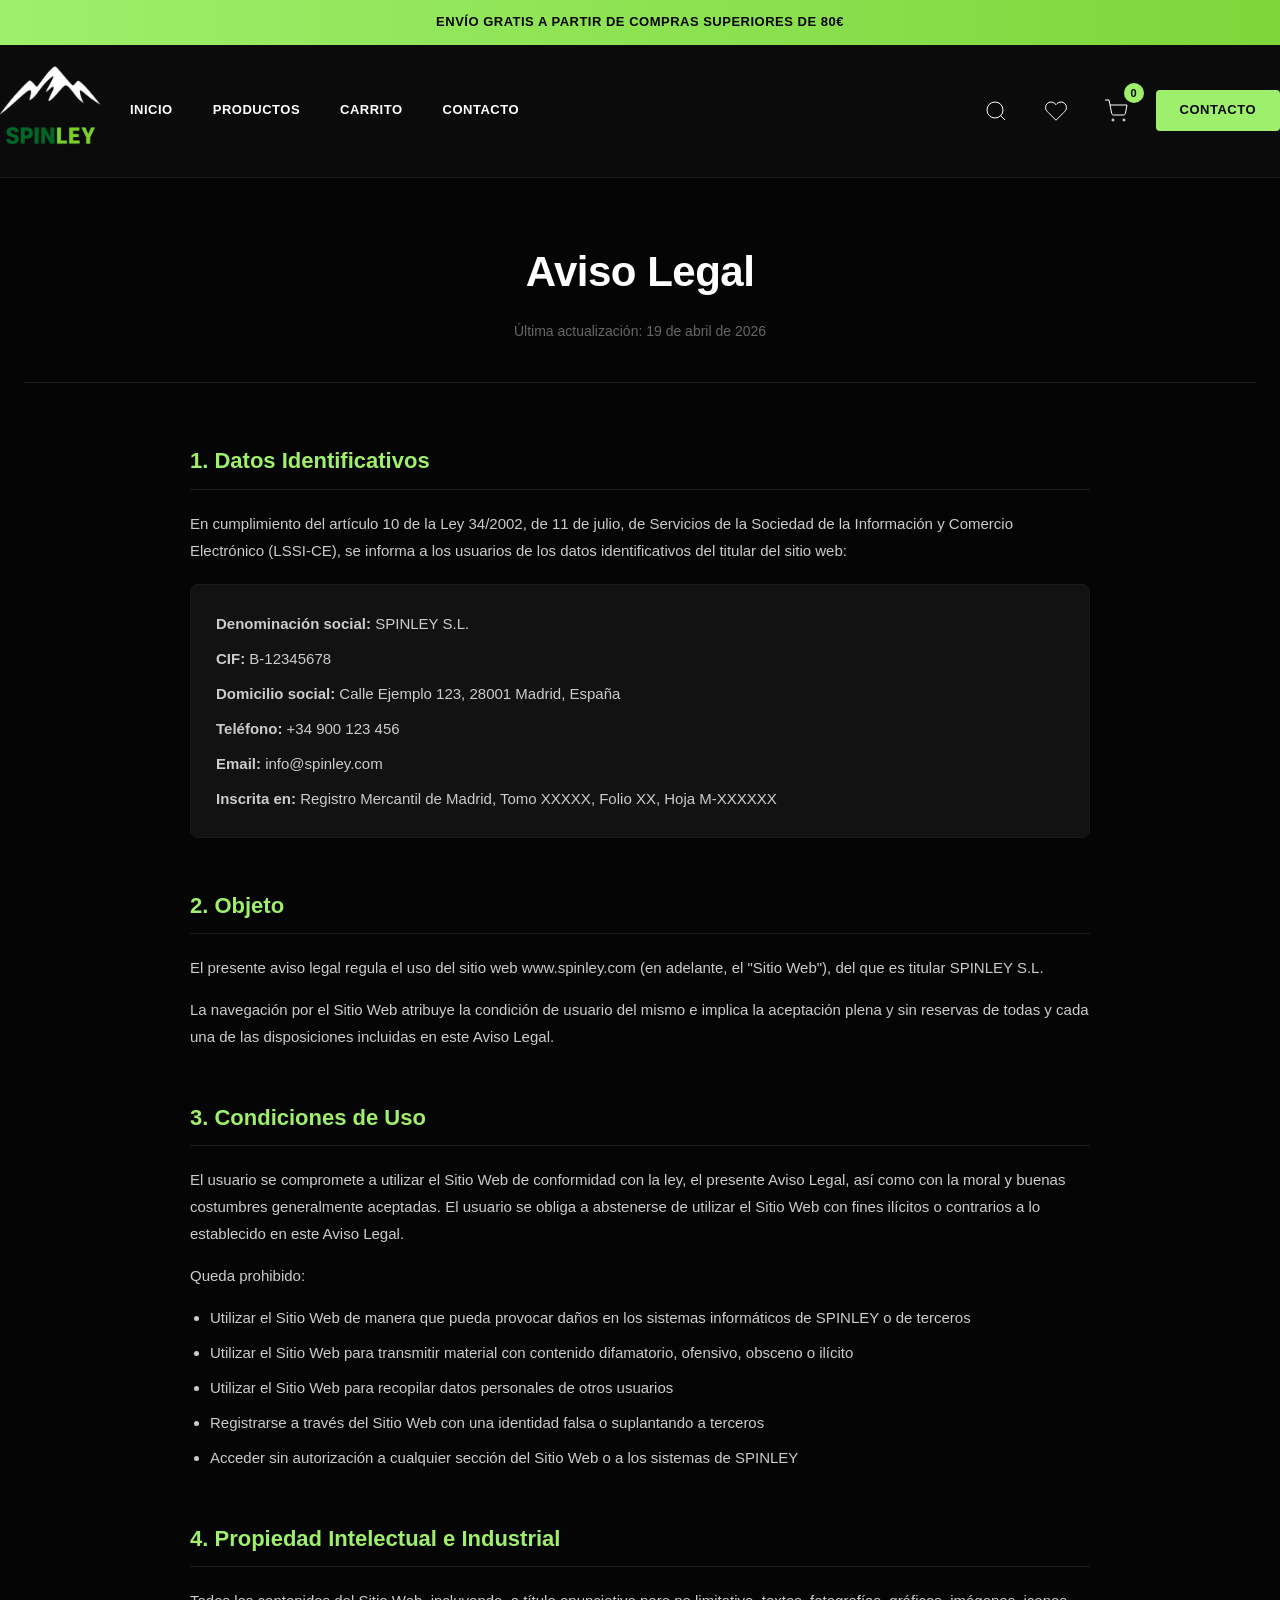
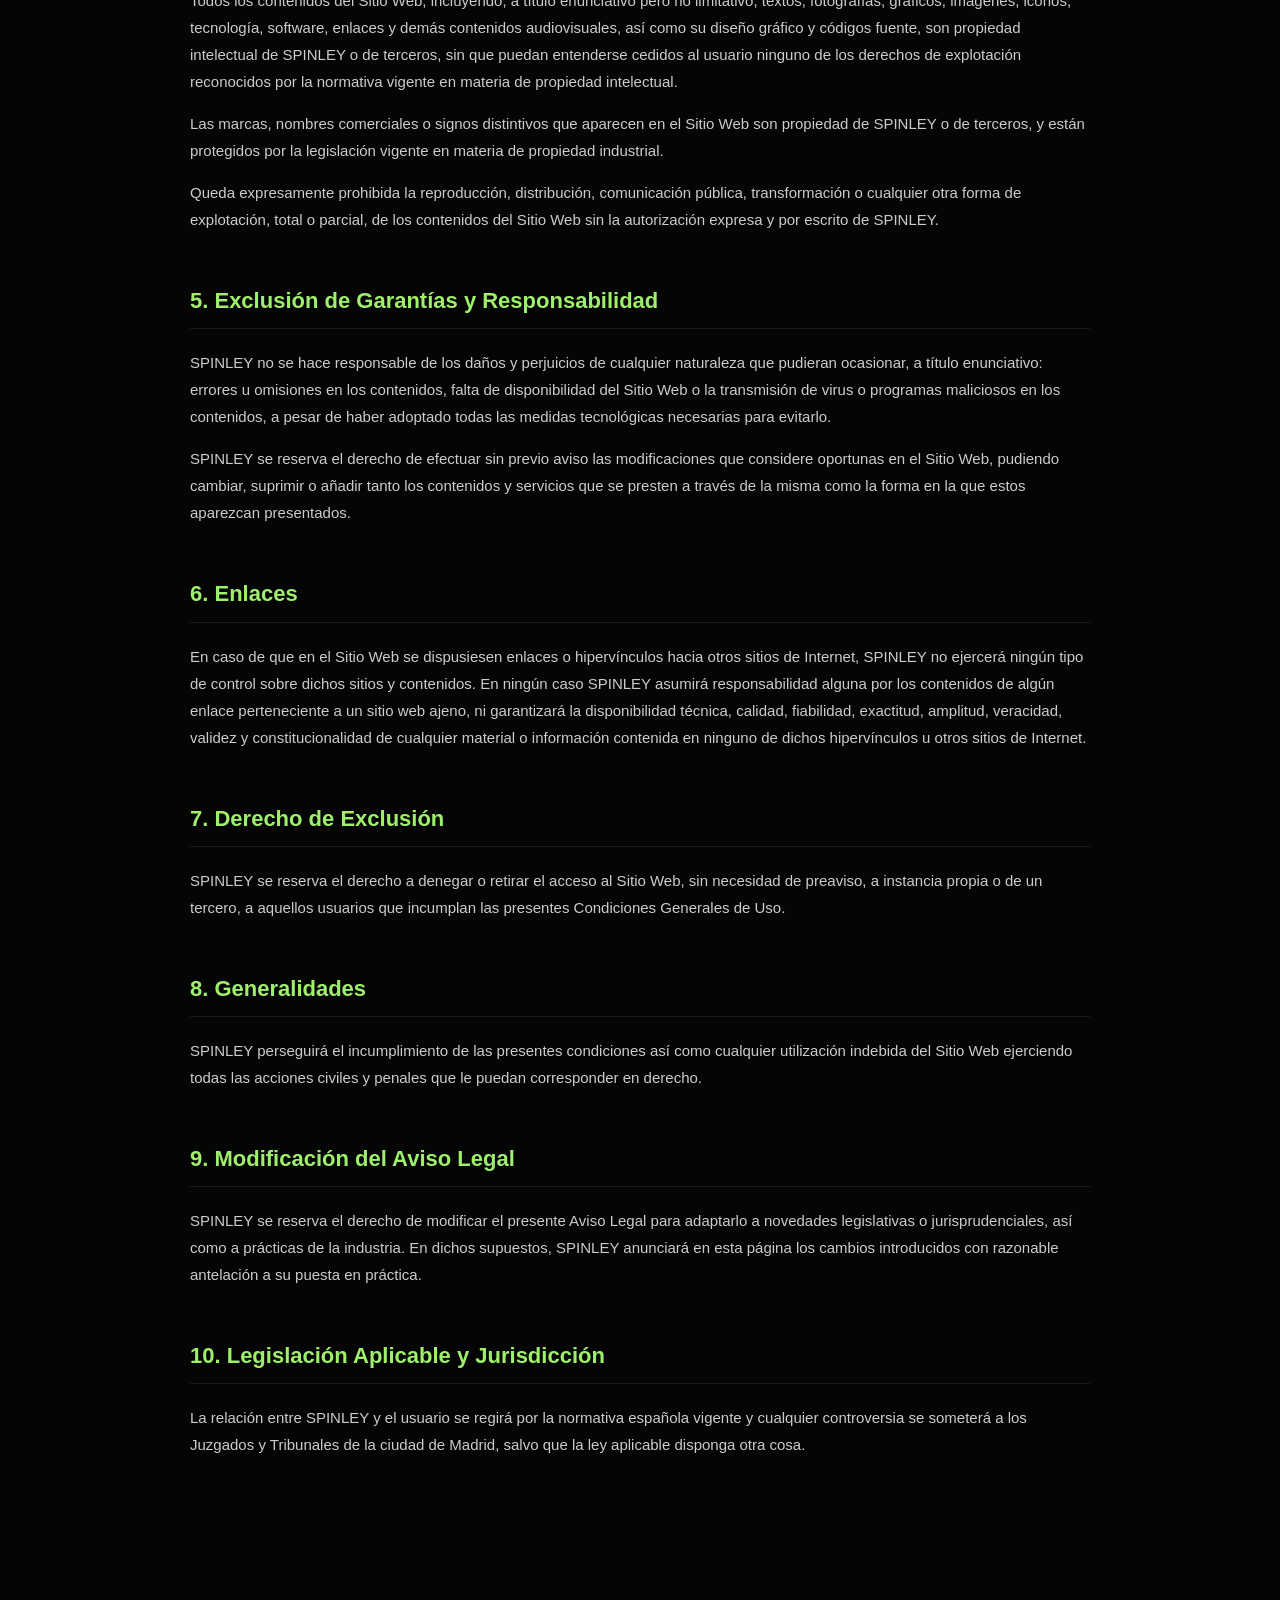
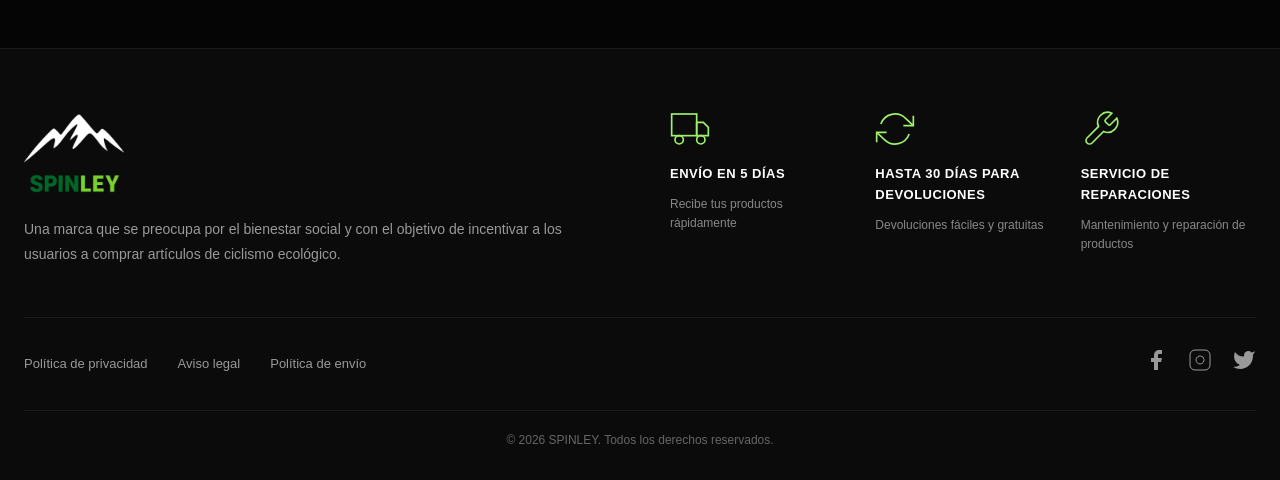
<file: aviso-legal.html>
<!DOCTYPE html>
<html lang="es">
<head>
    <meta charset="UTF-8">
    <meta name="viewport" content="width=device-width, initial-scale=1.0">
    <title>Aviso Legal - SPINLEY</title>
    <link rel="stylesheet" href="styles.css">
</head>
<body>
    <div class="top-bar">
        <p>ENVÍO GRATIS A PARTIR DE COMPRAS SUPERIORES DE 80€</p>
    </div>

    <header class="header" id="header">
        <div class="container header-content">
            <div class="logo">
                <a href="index.html">
                    <img src="images/logoBlanco.png" width="100px">
                </a>
            </div>

            <nav class="nav-desktop">
                <a href="index.html" class="nav-link">INICIO</a>
                <a href="productos.html" class="nav-link">PRODUCTOS</a>
                <a href="carrito.html" class="nav-link">CARRITO</a>
                <a href="contacto.html" class="nav-link">CONTACTO</a>
            </nav>

            <div class="header-search">
                <input type="text" placeholder="Buscar productos..." class="search-input" id="search-input">
                <svg class="search-icon" width="20" height="20" viewBox="0 0 24 24" fill="none" stroke="currentColor" style="cursor: pointer;">
                    <circle cx="11" cy="11" r="8"></circle>
                    <path d="m21 21-4.35-4.35"></path>
                </svg>
            </div>

            <div class="header-actions">
                <button class="icon-btn">
                    <svg width="24" height="24" viewBox="0 0 24 24" fill="none" stroke="currentColor">
                        <circle cx="11" cy="11" r="8"></circle>
                        <path d="m21 21-4.35-4.35"></path>
                    </svg>
                </button>
                <button class="icon-btn">
                    <svg width="24" height="24" viewBox="0 0 24 24" fill="none" stroke="currentColor">
                        <path d="M20.84 4.61a5.5 5.5 0 0 0-7.78 0L12 5.67l-1.06-1.06a5.5 5.5 0 0 0-7.78 7.78l1.06 1.06L12 21.23l7.78-7.78 1.06-1.06a5.5 5.5 0 0 0 0-7.78z"></path>
                    </svg>
                </button>
                <button class="icon-btn cart-btn" onclick="window.location.href='carrito.html'">
                    <svg width="24" height="24" viewBox="0 0 24 24" fill="none" stroke="currentColor">
                        <circle cx="9" cy="21" r="1"></circle>
                        <circle cx="20" cy="21" r="1"></circle>
                        <path d="M1 1h4l2.68 13.39a2 2 0 0 0 2 1.61h9.72a2 2 0 0 0 2-1.61L23 6H6"></path>
                    </svg>
                    <span class="cart-count" id="cart-count">0</span>
                </button>
                <a href="contacto.html" class="btn-contact">CONTACTO</a>
                <button class="hamburger" id="hamburger">
                    <span></span>
                    <span></span>
                    <span></span>
                </button>
            </div>
        </div>

        <nav class="nav-mobile" id="nav-mobile">
            <a href="index.html" class="nav-link-mobile">INICIO</a>
            <a href="productos.html" class="nav-link-mobile">PRODUCTOS</a>
            <a href="carrito.html" class="nav-link-mobile">CARRITO</a>
            <a href="contacto.html" class="nav-link-mobile">CONTACTO</a>
        </nav>
    </header>

    <main class="legal-page">
        <div class="container">
            <div class="legal-header">
                <h1>Aviso Legal</h1>
                <p class="legal-updated">Última actualización: 19 de abril de 2026</p>
            </div>

            <div class="legal-content">
                <section class="legal-section">
                    <h2>1. Datos Identificativos</h2>
                    <p>En cumplimiento del artículo 10 de la Ley 34/2002, de 11 de julio, de Servicios de la Sociedad de la Información y Comercio Electrónico (LSSI-CE), se informa a los usuarios de los datos identificativos del titular del sitio web:</p>
                    <div class="info-box">
                        <p><strong>Denominación social:</strong> SPINLEY S.L.</p>
                        <p><strong>CIF:</strong> B-12345678</p>
                        <p><strong>Domicilio social:</strong> Calle Ejemplo 123, 28001 Madrid, España</p>
                        <p><strong>Teléfono:</strong> +34 900 123 456</p>
                        <p><strong>Email:</strong> info@spinley.com</p>
                        <p><strong>Inscrita en:</strong> Registro Mercantil de Madrid, Tomo XXXXX, Folio XX, Hoja M-XXXXXX</p>
                    </div>
                </section>

                <section class="legal-section">
                    <h2>2. Objeto</h2>
                    <p>El presente aviso legal regula el uso del sitio web www.spinley.com (en adelante, el "Sitio Web"), del que es titular SPINLEY S.L.</p>
                    <p>La navegación por el Sitio Web atribuye la condición de usuario del mismo e implica la aceptación plena y sin reservas de todas y cada una de las disposiciones incluidas en este Aviso Legal.</p>
                </section>

                <section class="legal-section">
                    <h2>3. Condiciones de Uso</h2>
                    <p>El usuario se compromete a utilizar el Sitio Web de conformidad con la ley, el presente Aviso Legal, así como con la moral y buenas costumbres generalmente aceptadas. El usuario se obliga a abstenerse de utilizar el Sitio Web con fines ilícitos o contrarios a lo establecido en este Aviso Legal.</p>
                    <p>Queda prohibido:</p>
                    <ul>
                        <li>Utilizar el Sitio Web de manera que pueda provocar daños en los sistemas informáticos de SPINLEY o de terceros</li>
                        <li>Utilizar el Sitio Web para transmitir material con contenido difamatorio, ofensivo, obsceno o ilícito</li>
                        <li>Utilizar el Sitio Web para recopilar datos personales de otros usuarios</li>
                        <li>Registrarse a través del Sitio Web con una identidad falsa o suplantando a terceros</li>
                        <li>Acceder sin autorización a cualquier sección del Sitio Web o a los sistemas de SPINLEY</li>
                    </ul>
                </section>

                <section class="legal-section">
                    <h2>4. Propiedad Intelectual e Industrial</h2>
                    <p>Todos los contenidos del Sitio Web, incluyendo, a título enunciativo pero no limitativo, textos, fotografías, gráficos, imágenes, iconos, tecnología, software, enlaces y demás contenidos audiovisuales, así como su diseño gráfico y códigos fuente, son propiedad intelectual de SPINLEY o de terceros, sin que puedan entenderse cedidos al usuario ninguno de los derechos de explotación reconocidos por la normativa vigente en materia de propiedad intelectual.</p>
                    <p>Las marcas, nombres comerciales o signos distintivos que aparecen en el Sitio Web son propiedad de SPINLEY o de terceros, y están protegidos por la legislación vigente en materia de propiedad industrial.</p>
                    <p>Queda expresamente prohibida la reproducción, distribución, comunicación pública, transformación o cualquier otra forma de explotación, total o parcial, de los contenidos del Sitio Web sin la autorización expresa y por escrito de SPINLEY.</p>
                </section>

                <section class="legal-section">
                    <h2>5. Exclusión de Garantías y Responsabilidad</h2>
                    <p>SPINLEY no se hace responsable de los daños y perjuicios de cualquier naturaleza que pudieran ocasionar, a título enunciativo: errores u omisiones en los contenidos, falta de disponibilidad del Sitio Web o la transmisión de virus o programas maliciosos en los contenidos, a pesar de haber adoptado todas las medidas tecnológicas necesarias para evitarlo.</p>
                    <p>SPINLEY se reserva el derecho de efectuar sin previo aviso las modificaciones que considere oportunas en el Sitio Web, pudiendo cambiar, suprimir o añadir tanto los contenidos y servicios que se presten a través de la misma como la forma en la que estos aparezcan presentados.</p>
                </section>

                <section class="legal-section">
                    <h2>6. Enlaces</h2>
                    <p>En caso de que en el Sitio Web se dispusiesen enlaces o hipervínculos hacia otros sitios de Internet, SPINLEY no ejercerá ningún tipo de control sobre dichos sitios y contenidos. En ningún caso SPINLEY asumirá responsabilidad alguna por los contenidos de algún enlace perteneciente a un sitio web ajeno, ni garantizará la disponibilidad técnica, calidad, fiabilidad, exactitud, amplitud, veracidad, validez y constitucionalidad de cualquier material o información contenida en ninguno de dichos hipervínculos u otros sitios de Internet.</p>
                </section>

                <section class="legal-section">
                    <h2>7. Derecho de Exclusión</h2>
                    <p>SPINLEY se reserva el derecho a denegar o retirar el acceso al Sitio Web, sin necesidad de preaviso, a instancia propia o de un tercero, a aquellos usuarios que incumplan las presentes Condiciones Generales de Uso.</p>
                </section>

                <section class="legal-section">
                    <h2>8. Generalidades</h2>
                    <p>SPINLEY perseguirá el incumplimiento de las presentes condiciones así como cualquier utilización indebida del Sitio Web ejerciendo todas las acciones civiles y penales que le puedan corresponder en derecho.</p>
                </section>

                <section class="legal-section">
                    <h2>9. Modificación del Aviso Legal</h2>
                    <p>SPINLEY se reserva el derecho de modificar el presente Aviso Legal para adaptarlo a novedades legislativas o jurisprudenciales, así como a prácticas de la industria. En dichos supuestos, SPINLEY anunciará en esta página los cambios introducidos con razonable antelación a su puesta en práctica.</p>
                </section>

                <section class="legal-section">
                    <h2>10. Legislación Aplicable y Jurisdicción</h2>
                    <p>La relación entre SPINLEY y el usuario se regirá por la normativa española vigente y cualquier controversia se someterá a los Juzgados y Tribunales de la ciudad de Madrid, salvo que la ley aplicable disponga otra cosa.</p>
                </section>
            </div>
        </div>
    </main>

    <footer class="footer">
        <div class="container">
            <div class="footer-top">
                <div class="footer-brand">
                    <img src="images/logoBlanco.png" width="100px">
                    <p class="footer-description">Una marca que se preocupa por el bienestar social y con el objetivo de incentivar a los usuarios a comprar artículos de ciclismo ecológico.</p>
                </div>

                <div class="footer-features">
                    <div class="feature-item">
                        <svg width="40" height="40" viewBox="0 0 24 24" fill="none" stroke="#9eef6b">
                            <rect x="1" y="3" width="15" height="13"></rect>
                            <polygon points="16 8 20 8 23 11 23 16 16 16 16 8"></polygon>
                            <circle cx="5.5" cy="18.5" r="2.5"></circle>
                            <circle cx="18.5" cy="18.5" r="2.5"></circle>
                        </svg>
                        <h4>ENVÍO EN 5 DÍAS</h4>
                        <p>Recibe tus productos rápidamente</p>
                    </div>
                    <div class="feature-item">
                        <svg width="40" height="40" viewBox="0 0 24 24" fill="none" stroke="#9eef6b">
                            <polyline points="23 4 23 10 17 10"></polyline>
                            <polyline points="1 20 1 14 7 14"></polyline>
                            <path d="M3.51 9a9 9 0 0 1 14.85-3.36L23 10M1 14l4.64 4.36A9 9 0 0 0 20.49 15"></path>
                        </svg>
                        <h4>HASTA 30 DÍAS PARA DEVOLUCIONES</h4>
                        <p>Devoluciones fáciles y gratuitas</p>
                    </div>
                    <div class="feature-item">
                        <svg width="40" height="40" viewBox="0 0 24 24" fill="none" stroke="#9eef6b">
                            <path d="M14.7 6.3a1 1 0 0 0 0 1.4l1.6 1.6a1 1 0 0 0 1.4 0l3.77-3.77a6 6 0 0 1-7.94 7.94l-6.91 6.91a2.12 2.12 0 0 1-3-3l6.91-6.91a6 6 0 0 1 7.94-7.94l-3.76 3.76z"></path>
                        </svg>
                        <h4>SERVICIO DE REPARACIONES</h4>
                        <p>Mantenimiento y reparación de productos</p>
                    </div>
                </div>
            </div>

            <div class="footer-middle">
                <div class="footer-links">
                    <a href="privacidad.html">Política de privacidad</a>
                    <a href="aviso-legal.html">Aviso legal</a>
                    <a href="envio.html">Política de envío</a>
                </div>
                <div class="footer-social">
                    <a href="#"><svg width="24" height="24" viewBox="0 0 24 24" fill="currentColor"><path d="M18 2h-3a5 5 0 0 0-5 5v3H7v4h3v8h4v-8h3l1-4h-4V7a1 1 0 0 1 1-1h3z"></path></svg></a>
                    <a href="#"><svg width="24" height="24" viewBox="0 0 24 24" fill="none" stroke="currentColor"><rect x="2" y="2" width="20" height="20" rx="5" ry="5"></rect><path d="M16 11.37A4 4 0 1 1 12.63 8 4 4 0 0 1 16 11.37z"></path><line x1="17.5" y1="6.5" x2="17.51" y2="6.5"></line></svg></a>
                    <a href="#"><svg width="24" height="24" viewBox="0 0 24 24" fill="currentColor"><path d="M23 3a10.9 10.9 0 0 1-3.14 1.53 4.48 4.48 0 0 0-7.86 3v1A10.66 10.66 0 0 1 3 4s-4 9 5 13a11.64 11.64 0 0 1-7 2c9 5 20 0 20-11.5a4.5 4.5 0 0 0-.08-.83A7.72 7.72 0 0 0 23 3z"></path></svg></a>
                </div>
            </div>

            <div class="footer-bottom">
                <p>&copy; 2026 SPINLEY. Todos los derechos reservados.</p>
            </div>
        </div>
    </footer>

    <script src="script.js"></script>
</body>
</html>
</file>
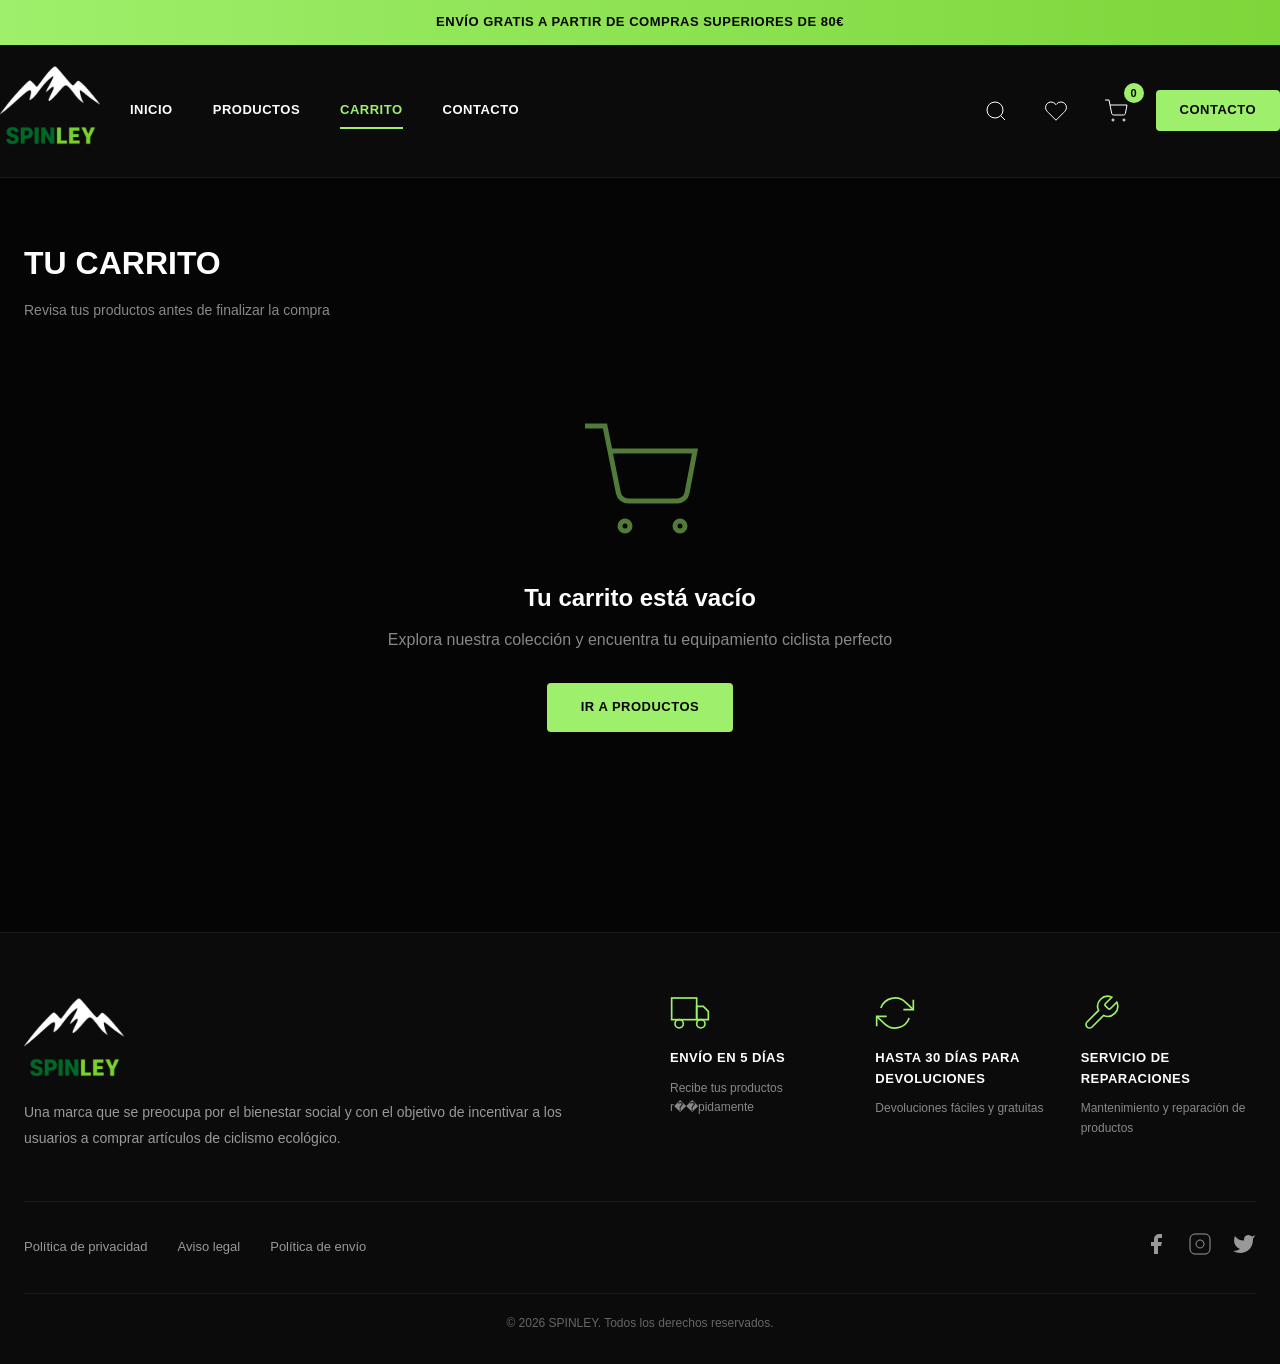
<file: carrito.html>
<!DOCTYPE html>
<html lang="es">
<head>
    <meta charset="UTF-8">
    <meta name="viewport" content="width=device-width, initial-scale=1.0">
    <title>Carrito - SPINLEY</title>
    <link rel="stylesheet" href="styles.css">
</head>
<body>
    <div class="top-bar">
        <p>ENVÍO GRATIS A PARTIR DE COMPRAS SUPERIORES DE 80€</p>
    </div>

    <header class="header" id="header">
        <div class="container header-content">
            <div class="logo">
                <a href="index.html">
                    <img src="images/logoBlanco.png" width="100px">
                </a>
            </div>

            <nav class="nav-desktop">
                <a href="index.html" class="nav-link">INICIO</a>
                <a href="productos.html" class="nav-link">PRODUCTOS</a>
                <a href="carrito.html" class="nav-link active">CARRITO</a>
                <a href="contacto.html" class="nav-link">CONTACTO</a>
            </nav>

            <div class="header-search">
                <input type="text" placeholder="Buscar productos..." class="search-input" id="search-input">
                <svg class="search-icon" width="20" height="20" viewBox="0 0 24 24" fill="none" stroke="currentColor" style="cursor: pointer;">
                    <circle cx="11" cy="11" r="8"></circle>
                    <path d="m21 21-4.35-4.35"></path>
                </svg>
            </div>

            <div class="header-actions">
                <button class="icon-btn search-btn-mobile">
                    <svg width="24" height="24" viewBox="0 0 24 24" fill="none" stroke="currentColor">
                        <circle cx="11" cy="11" r="8"></circle>
                        <path d="m21 21-4.35-4.35"></path>
                    </svg>
                </button>
                <button class="icon-btn">
                    <svg width="24" height="24" viewBox="0 0 24 24" fill="none" stroke="currentColor">
                        <path d="M20.84 4.61a5.5 5.5 0 0 0-7.78 0L12 5.67l-1.06-1.06a5.5 5.5 0 0 0-7.78 7.78l1.06 1.06L12 21.23l7.78-7.78 1.06-1.06a5.5 5.5 0 0 0 0-7.78z"></path>
                    </svg>
                </button>
                <button class="icon-btn cart-btn" onclick="window.location.href='carrito.html'">
                    <svg width="24" height="24" viewBox="0 0 24 24" fill="none" stroke="currentColor">
                        <circle cx="9" cy="21" r="1"></circle>
                        <circle cx="20" cy="21" r="1"></circle>
                        <path d="M1 1h4l2.68 13.39a2 2 0 0 0 2 1.61h9.72a2 2 0 0 0 2-1.61L23 6H6"></path>
                    </svg>
                    <span class="cart-count" id="cart-count">0</span>
                </button>
                <a href="contacto.html" class="btn-contact">CONTACTO</a>
                <button class="hamburger" id="hamburger">
                    <span></span>
                    <span></span>
                    <span></span>
                </button>
            </div>
        </div>

        <nav class="nav-mobile" id="nav-mobile">
            <a href="index.html" class="nav-link-mobile">INICIO</a>
            <a href="productos.html" class="nav-link-mobile">PRODUCTOS</a>
            <a href="carrito.html" class="nav-link-mobile">CARRITO</a>
            <a href="contacto.html" class="nav-link-mobile">CONTACTO</a>
        </nav>
    </header>

    <section class="cart-section">
        <div class="container">
            <h1 class="cart-title">TU CARRITO</h1>
            <p class="cart-subtitle">Revisa tus productos antes de finalizar la compra</p>

            <div class="cart-layout" id="cart-layout">
                <div class="cart-items" id="cart-items-container">
                </div>

                <div class="cart-summary">
                    <h3>Resumen del pedido</h3>
                    <div class="summary-row">
                        <span>Subtotal</span>
                        <span id="subtotal">0,00€</span>
                    </div>
                    <div class="summary-row">
                        <span>Envío</span>
                        <span id="shipping">5,00€</span>
                    </div>
                    <div class="summary-divider"></div>
                    <div class="summary-row total">
                        <span>Total</span>
                        <span id="total">5,00€</span>
                    </div>
                    <p class="free-shipping-notice" id="free-shipping-notice">Añade <span id="amount-for-free">80,00€</span> más para conseguir envío gratis</p>

                    <div class="discount-code">
                        <input type="text" placeholder="Código de descuento" class="discount-input">
                        <button class="btn btn-secondary btn-small">Aplicar</button>
                    </div>

                    <button class="btn btn-primary btn-large checkout-btn">FINALIZAR COMPRA</button>
                    <a href="productos.html" class="continue-shopping">Seguir comprando</a>
                </div>
            </div>

            <div class="cart-empty" id="cart-empty" style="display: none;">
                <div class="empty-icon">
                    <svg width="120" height="120" viewBox="0 0 24 24" fill="none" stroke="#9eef6b" stroke-width="1">
                        <circle cx="9" cy="21" r="1"></circle>
                        <circle cx="20" cy="21" r="1"></circle>
                        <path d="M1 1h4l2.68 13.39a2 2 0 0 0 2 1.61h9.72a2 2 0 0 0 2-1.61L23 6H6"></path>
                    </svg>
                </div>
                <h2>Tu carrito está vacío</h2>
                <p>Explora nuestra colección y encuentra tu equipamiento ciclista perfecto</p>
                <a href="productos.html" class="btn btn-primary">IR A PRODUCTOS</a>
            </div>
        </div>
    </section>

    <footer class="footer">
        <div class="container">
            <div class="footer-top">
                <div class="footer-brand">
                    <img src="images/logoBlanco.png" width="100px">
                    <p class="footer-description">Una marca que se preocupa por el bienestar social y con el objetivo de incentivar a los usuarios a comprar artículos de ciclismo ecológico.</p>
                </div>

                <div class="footer-features">
                    <div class="feature-item">
                        <svg width="40" height="40" viewBox="0 0 24 24" fill="none" stroke="#9eef6b">
                            <rect x="1" y="3" width="15" height="13"></rect>
                            <polygon points="16 8 20 8 23 11 23 16 16 16 16 8"></polygon>
                            <circle cx="5.5" cy="18.5" r="2.5"></circle>
                            <circle cx="18.5" cy="18.5" r="2.5"></circle>
                        </svg>
                        <h4>ENVÍO EN 5 DÍAS</h4>
                        <p>Recibe tus productos r��pidamente</p>
                    </div>
                    <div class="feature-item">
                        <svg width="40" height="40" viewBox="0 0 24 24" fill="none" stroke="#9eef6b">
                            <polyline points="23 4 23 10 17 10"></polyline>
                            <polyline points="1 20 1 14 7 14"></polyline>
                            <path d="M3.51 9a9 9 0 0 1 14.85-3.36L23 10M1 14l4.64 4.36A9 9 0 0 0 20.49 15"></path>
                        </svg>
                        <h4>HASTA 30 DÍAS PARA DEVOLUCIONES</h4>
                        <p>Devoluciones fáciles y gratuitas</p>
                    </div>
                    <div class="feature-item">
                        <svg width="40" height="40" viewBox="0 0 24 24" fill="none" stroke="#9eef6b">
                            <path d="M14.7 6.3a1 1 0 0 0 0 1.4l1.6 1.6a1 1 0 0 0 1.4 0l3.77-3.77a6 6 0 0 1-7.94 7.94l-6.91 6.91a2.12 2.12 0 0 1-3-3l6.91-6.91a6 6 0 0 1 7.94-7.94l-3.76 3.76z"></path>
                        </svg>
                        <h4>SERVICIO DE REPARACIONES</h4>
                        <p>Mantenimiento y reparación de productos</p>
                    </div>
                </div>
            </div>

            <div class="footer-middle">
                <div class="footer-links">
                    <a href="privacidad.html">Política de privacidad</a>
                    <a href="aviso-legal.html">Aviso legal</a>
                    <a href="envio.html">Política de envío</a>
                </div>
                <div class="footer-social">
                    <a href="#" aria-label="Facebook">
                        <svg width="24" height="24" viewBox="0 0 24 24" fill="currentColor">
                            <path d="M18 2h-3a5 5 0 0 0-5 5v3H7v4h3v8h4v-8h3l1-4h-4V7a1 1 0 0 1 1-1h3z"></path>
                        </svg>
                    </a>
                    <a href="#" aria-label="Instagram">
                        <svg width="24" height="24" viewBox="0 0 24 24" fill="none" stroke="currentColor">
                            <rect x="2" y="2" width="20" height="20" rx="5" ry="5"></rect>
                            <path d="M16 11.37A4 4 0 1 1 12.63 8 4 4 0 0 1 16 11.37z"></path>
                            <line x1="17.5" y1="6.5" x2="17.51" y2="6.5"></line>
                        </svg>
                    </a>
                    <a href="#" aria-label="Twitter">
                        <svg width="24" height="24" viewBox="0 0 24 24" fill="currentColor">
                            <path d="M23 3a10.9 10.9 0 0 1-3.14 1.53 4.48 4.48 0 0 0-7.86 3v1A10.66 10.66 0 0 1 3 4s-4 9 5 13a11.64 11.64 0 0 1-7 2c9 5 20 0 20-11.5a4.5 4.5 0 0 0-.08-.83A7.72 7.72 0 0 0 23 3z"></path>
                        </svg>
                    </a>
                </div>
            </div>

            <div class="footer-bottom">
                <p>&copy; 2026 SPINLEY. Todos los derechos reservados.</p>
            </div>
        </div>
    </footer>

    <script src="script.js"></script>
</body>
</html>
</file>
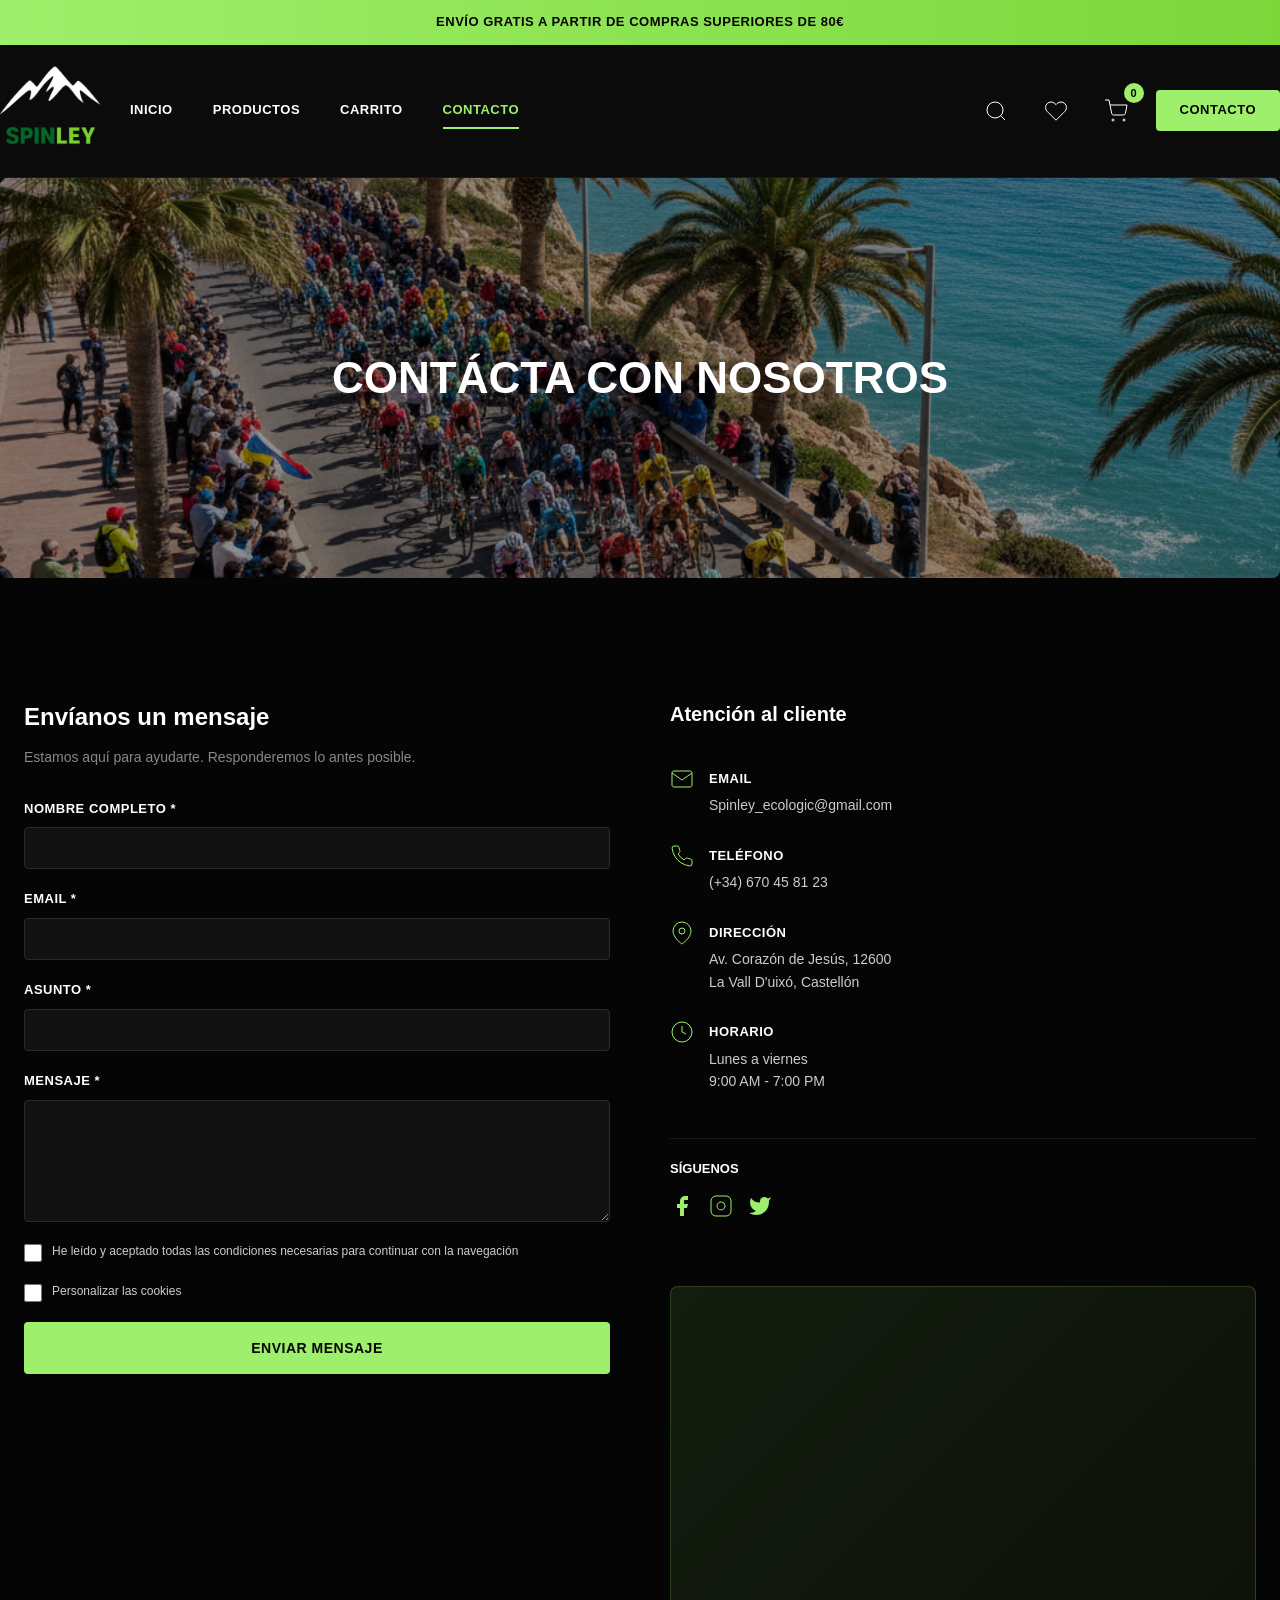
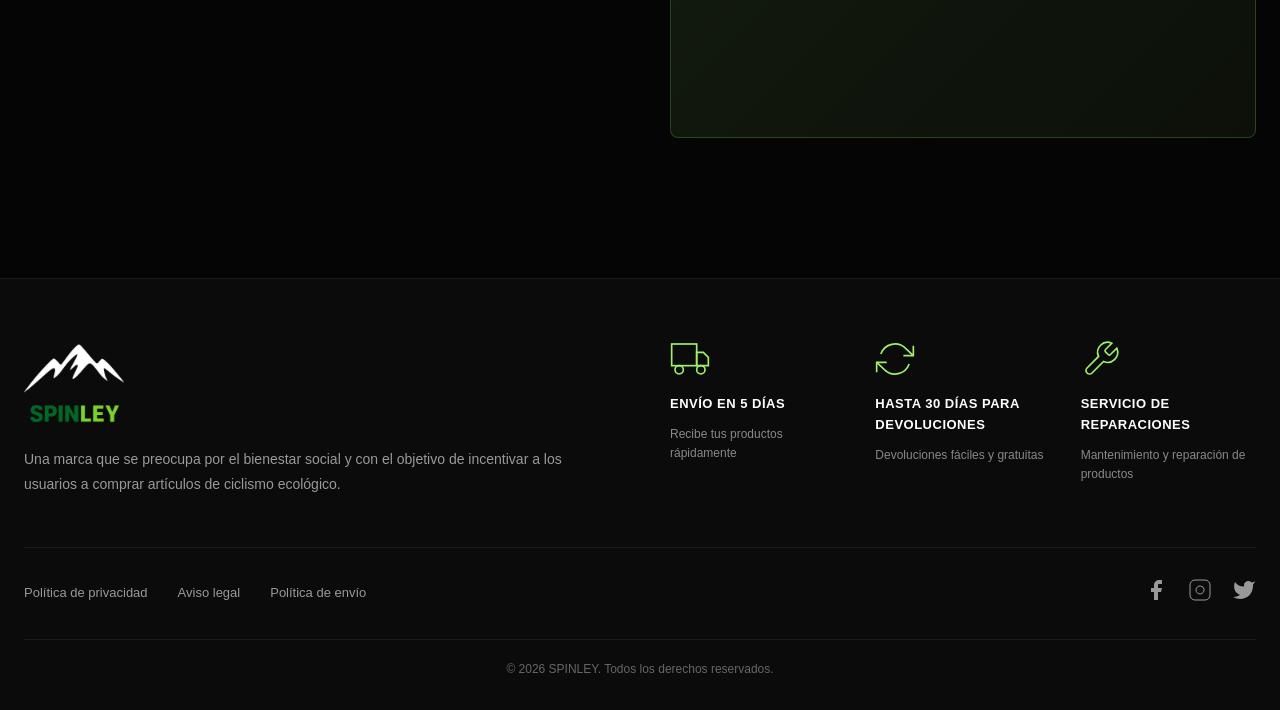
<file: contacto.html>
<!DOCTYPE html>
<html lang="es">
<head>
    <meta charset="UTF-8">
    <meta name="viewport" content="width=device-width, initial-scale=1.0">
    <title>Contacto - SPINLEY</title>
    <link rel="stylesheet" href="styles.css">
</head>
<body>
    <div class="top-bar">
        <p>ENVÍO GRATIS A PARTIR DE COMPRAS SUPERIORES DE 80€</p>
    </div>

    <header class="header" id="header">
        <div class="container header-content">
            <div class="logo">
                <a href="index.html">
                    <img src="images/logoBlanco.png" width="100px">
                </a>
            </div>

            <nav class="nav-desktop">
                <a href="index.html" class="nav-link">INICIO</a>
                <a href="productos.html" class="nav-link">PRODUCTOS</a>
                <a href="carrito.html" class="nav-link">CARRITO</a>
                <a href="contacto.html" class="nav-link active">CONTACTO</a>
            </nav>

            <div class="header-search">
                <input type="text" placeholder="Buscar productos..." class="search-input" id="search-input">
                <svg class="search-icon" width="20" height="20" viewBox="0 0 24 24" fill="none" stroke="currentColor" style="cursor: pointer;">
                    <circle cx="11" cy="11" r="8"></circle>
                    <path d="m21 21-4.35-4.35"></path>
                </svg>
            </div>

            <div class="header-actions">
                <button class="icon-btn search-btn-mobile">
                    <svg width="24" height="24" viewBox="0 0 24 24" fill="none" stroke="currentColor">
                        <circle cx="11" cy="11" r="8"></circle>
                        <path d="m21 21-4.35-4.35"></path>
                    </svg>
                </button>
                <button class="icon-btn">
                    <svg width="24" height="24" viewBox="0 0 24 24" fill="none" stroke="currentColor">
                        <path d="M20.84 4.61a5.5 5.5 0 0 0-7.78 0L12 5.67l-1.06-1.06a5.5 5.5 0 0 0-7.78 7.78l1.06 1.06L12 21.23l7.78-7.78 1.06-1.06a5.5 5.5 0 0 0 0-7.78z"></path>
                    </svg>
                </button>
                <button class="icon-btn cart-btn" onclick="window.location.href='carrito.html'">
                    <svg width="24" height="24" viewBox="0 0 24 24" fill="none" stroke="currentColor">
                        <circle cx="9" cy="21" r="1"></circle>
                        <circle cx="20" cy="21" r="1"></circle>
                        <path d="M1 1h4l2.68 13.39a2 2 0 0 0 2 1.61h9.72a2 2 0 0 0 2-1.61L23 6H6"></path>
                    </svg>
                    <span class="cart-count" id="cart-count">0</span>
                </button>
                <a href="contacto.html" class="btn-contact">CONTACTO</a>
                <button class="hamburger" id="hamburger">
                    <span></span>
                    <span></span>
                    <span></span>
                </button>
            </div>
        </div>

        <nav class="nav-mobile" id="nav-mobile">
            <a href="index.html" class="nav-link-mobile">INICIO</a>
            <a href="productos.html" class="nav-link-mobile">PRODUCTOS</a>
            <a href="carrito.html" class="nav-link-mobile">CARRITO</a>
            <a href="contacto.html" class="nav-link-mobile">CONTACTO</a>
        </nav>
    </header>

    <section class="contact-hero">
        <div class="contact-hero-image">
            <img src="images/FOTO APARTADO EVENTOS .png" alt="Contacta con SPINLEY">
            <div class="hero-overlay"></div>
        </div>
        <div class="contact-hero-content">
            <h1>CONTÁCTA CON NOSOTROS</h1>
        </div>
    </section>

    <section class="contact-section">
        <div class="container">
            <div class="contact-layout">
                <div class="contact-form-container">
                    <h2>Envíanos un mensaje</h2>
                    <p class="form-subtitle">Estamos aquí para ayudarte. Responderemos lo antes posible.</p>

                    <form class="contact-form" id="contact-form">
                        <div class="form-group">
                            <label for="name">Nombre completo *</label>
                            <input type="text" id="name" name="name" required>
                        </div>

                        <div class="form-group">
                            <label for="email">Email *</label>
                            <input type="email" id="email" name="email" required>
                        </div>

                        <div class="form-group">
                            <label for="subject">Asunto *</label>
                            <input type="text" id="subject" name="subject" required>
                        </div>

                        <div class="form-group">
                            <label for="message">Mensaje *</label>
                            <textarea id="message" name="message" rows="6" required></textarea>
                        </div>

                        <div class="form-checkbox">
                            <input type="checkbox" id="privacy" name="privacy" required>
                            <label for="privacy">He leído y aceptado todas las condiciones necesarias para continuar con la navegación</label>
                        </div>

                        <div class="form-checkbox">
                            <input type="checkbox" id="cookies" name="cookies">
                            <label for="cookies">Personalizar las cookies</label>
                        </div>

                        <button type="submit" class="btn btn-primary btn-large">ENVIAR MENSAJE</button>
                    </form>
                </div>

                <div class="contact-info-container">
                    <div class="contact-info-box">
                        <h3>Atención al cliente</h3>

                        <div class="info-item">
                            <svg width="24" height="24" viewBox="0 0 24 24" fill="none" stroke="#9eef6b">
                                <path d="M4 4h16c1.1 0 2 .9 2 2v12c0 1.1-.9 2-2 2H4c-1.1 0-2-.9-2-2V6c0-1.1.9-2 2-2z"></path>
                                <polyline points="22,6 12,13 2,6"></polyline>
                            </svg>
                            <div>
                                <strong>Email</strong>
                                <p>Spinley_ecologic@gmail.com</p>
                            </div>
                        </div>

                        <div class="info-item">
                            <svg width="24" height="24" viewBox="0 0 24 24" fill="none" stroke="#9eef6b">
                                <path d="M22 16.92v3a2 2 0 0 1-2.18 2 19.79 19.79 0 0 1-8.63-3.07 19.5 19.5 0 0 1-6-6 19.79 19.79 0 0 1-3.07-8.67A2 2 0 0 1 4.11 2h3a2 2 0 0 1 2 1.72 12.84 12.84 0 0 0 .7 2.81 2 2 0 0 1-.45 2.11L8.09 9.91a16 16 0 0 0 6 6l1.27-1.27a2 2 0 0 1 2.11-.45 12.84 12.84 0 0 0 2.81.7A2 2 0 0 1 22 16.92z"></path>
                            </svg>
                            <div>
                                <strong>Teléfono</strong>
                                <p>(+34) 670 45 81 23</p>
                            </div>
                        </div>

                        <div class="info-item">
                            <svg width="24" height="24" viewBox="0 0 24 24" fill="none" stroke="#9eef6b">
                                <path d="M21 10c0 7-9 13-9 13s-9-6-9-13a9 9 0 0 1 18 0z"></path>
                                <circle cx="12" cy="10" r="3"></circle>
                            </svg>
                            <div>
                                <strong>Dirección</strong>
                                <p>Av. Corazón de Jesús, 12600<br>La Vall D'uixó, Castellón</p>
                            </div>
                        </div>

                        <div class="info-item">
                            <svg width="24" height="24" viewBox="0 0 24 24" fill="none" stroke="#9eef6b">
                                <circle cx="12" cy="12" r="10"></circle>
                                <polyline points="12 6 12 12 16 14"></polyline>
                            </svg>
                            <div>
                                <strong>Horario</strong>
                                <p>Lunes a viernes<br>9:00 AM - 7:00 PM</p>
                            </div>
                        </div>

                        <div class="contact-social">
                            <h4>Síguenos</h4>
                            <div class="social-links">
                                <a href="#" aria-label="Facebook">
                                    <svg width="24" height="24" viewBox="0 0 24 24" fill="currentColor">
                                        <path d="M18 2h-3a5 5 0 0 0-5 5v3H7v4h3v8h4v-8h3l1-4h-4V7a1 1 0 0 1 1-1h3z"></path>
                                    </svg>
                                </a>
                                <a href="#" aria-label="Instagram">
                                    <svg width="24" height="24" viewBox="0 0 24 24" fill="none" stroke="currentColor">
                                        <rect x="2" y="2" width="20" height="20" rx="5" ry="5"></rect>
                                        <path d="M16 11.37A4 4 0 1 1 12.63 8 4 4 0 0 1 16 11.37z"></path>
                                        <line x1="17.5" y1="6.5" x2="17.51" y2="6.5"></line>
                                    </svg>
                                </a>
                                <a href="#" aria-label="Twitter">
                                    <svg width="24" height="24" viewBox="0 0 24 24" fill="currentColor">
                                        <path d="M23 3a10.9 10.9 0 0 1-3.14 1.53 4.48 4.48 0 0 0-7.86 3v1A10.66 10.66 0 0 1 3 4s-4 9 5 13a11.64 11.64 0 0 1-7 2c9 5 20 0 20-11.5a4.5 4.5 0 0 0-.08-.83A7.72 7.72 0 0 0 23 3z"></path>
                                    </svg>
                                </a>
                            </div>
                        </div>
                    </div>

                    <div class="contact-map">
                        <a href="https://www.google.com/maps/search/?api=1&query=Av.+Coraz%C3%B3n+de+Jes%C3%BAs%2C+12600+La+Vall+D%27uix%C3%B3%2C+Castell%C3%B3n%2C+Spain" target="_blank" rel="noopener noreferrer" class="map-link" aria-label="Abrir ubicación en Google Maps">
                            <iframe
                                src="https://www.google.com/maps/embed?pb=!1m18!1m12!1m3!1d3071.0!2d-0.2469!3d39.8242!2m3!1f0!2f0!3f0!3m2!1i1024!2i768!4f13.1!3m3!1m2!1s0xd600f1b0b0b0b0b%3A0x0!2sAv.+Coraz%C3%B3n+de+Jes%C3%BAs%2C+12600+La+Vall+D%27Uix%C3%B3%2C+Castell%C3%B3n!5e0!3m2!1ses!2ses!4v1700000000000!5m2!1ses!2ses"
                                width="100%"
                                height="220"
                                style="border:0; border-radius: 8px; display: block; pointer-events: none;"
                                allowfullscreen=""
                                loading="lazy"
                                referrerpolicy="no-referrer-when-downgrade"
                                title="Ubicación de SPINLEY en Google Maps"
                            ></iframe>
                            <div class="map-overlay">
                                <svg width="20" height="20" viewBox="0 0 24 24" fill="none" stroke="#9eef6b">
                                    <path d="M21 10c0 7-9 13-9 13s-9-6-9-13a9 9 0 0 1 18 0z"></path>
                                    <circle cx="12" cy="10" r="3"></circle>
                                </svg>
                                <span>Ver en Google Maps</span>
                            </div>
                        </a>
                    </div>
                </div>
            </div>
        </div>
    </section>

    <footer class="footer">
        <div class="container">
            <div class="footer-top">
                <div class="footer-brand">
                    <img src="images/logoBlanco.png" width="100px">
                    <p class="footer-description">Una marca que se preocupa por el bienestar social y con el objetivo de incentivar a los usuarios a comprar artículos de ciclismo ecológico.</p>
                </div>

                <div class="footer-features">
                    <div class="feature-item">
                        <svg width="40" height="40" viewBox="0 0 24 24" fill="none" stroke="#9eef6b">
                            <rect x="1" y="3" width="15" height="13"></rect>
                            <polygon points="16 8 20 8 23 11 23 16 16 16 16 8"></polygon>
                            <circle cx="5.5" cy="18.5" r="2.5"></circle>
                            <circle cx="18.5" cy="18.5" r="2.5"></circle>
                        </svg>
                        <h4>ENVÍO EN 5 DÍAS</h4>
                        <p>Recibe tus productos rápidamente</p>
                    </div>
                    <div class="feature-item">
                        <svg width="40" height="40" viewBox="0 0 24 24" fill="none" stroke="#9eef6b">
                            <polyline points="23 4 23 10 17 10"></polyline>
                            <polyline points="1 20 1 14 7 14"></polyline>
                            <path d="M3.51 9a9 9 0 0 1 14.85-3.36L23 10M1 14l4.64 4.36A9 9 0 0 0 20.49 15"></path>
                        </svg>
                        <h4>HASTA 30 DÍAS PARA DEVOLUCIONES</h4>
                        <p>Devoluciones fáciles y gratuitas</p>
                    </div>
                    <div class="feature-item">
                        <svg width="40" height="40" viewBox="0 0 24 24" fill="none" stroke="#9eef6b">
                            <path d="M14.7 6.3a1 1 0 0 0 0 1.4l1.6 1.6a1 1 0 0 0 1.4 0l3.77-3.77a6 6 0 0 1-7.94 7.94l-6.91 6.91a2.12 2.12 0 0 1-3-3l6.91-6.91a6 6 0 0 1 7.94-7.94l-3.76 3.76z"></path>
                        </svg>
                        <h4>SERVICIO DE REPARACIONES</h4>
                        <p>Mantenimiento y reparación de productos</p>
                    </div>
                </div>
            </div>

            <div class="footer-middle">
                <div class="footer-links">
                    <a href="privacidad.html">Política de privacidad</a>
                    <a href="aviso-legal.html">Aviso legal</a>
                    <a href="envio.html">Política de envío</a>
                </div>
                <div class="footer-social">
                    <a href="#" aria-label="Facebook">
                        <svg width="24" height="24" viewBox="0 0 24 24" fill="currentColor">
                            <path d="M18 2h-3a5 5 0 0 0-5 5v3H7v4h3v8h4v-8h3l1-4h-4V7a1 1 0 0 1 1-1h3z"></path>
                        </svg>
                    </a>
                    <a href="#" aria-label="Instagram">
                        <svg width="24" height="24" viewBox="0 0 24 24" fill="none" stroke="currentColor">
                            <rect x="2" y="2" width="20" height="20" rx="5" ry="5"></rect>
                            <path d="M16 11.37A4 4 0 1 1 12.63 8 4 4 0 0 1 16 11.37z"></path>
                            <line x1="17.5" y1="6.5" x2="17.51" y2="6.5"></line>
                        </svg>
                    </a>
                    <a href="#" aria-label="Twitter">
                        <svg width="24" height="24" viewBox="0 0 24 24" fill="currentColor">
                            <path d="M23 3a10.9 10.9 0 0 1-3.14 1.53 4.48 4.48 0 0 0-7.86 3v1A10.66 10.66 0 0 1 3 4s-4 9 5 13a11.64 11.64 0 0 1-7 2c9 5 20 0 20-11.5a4.5 4.5 0 0 0-.08-.83A7.72 7.72 0 0 0 23 3z"></path>
                        </svg>
                    </a>
                </div>
            </div>

            <div class="footer-bottom">
                <p>&copy; 2026 SPINLEY. Todos los derechos reservados.</p>
            </div>
        </div>
    </footer>

    <script src="script.js"></script>
</body>
</html>
</file>
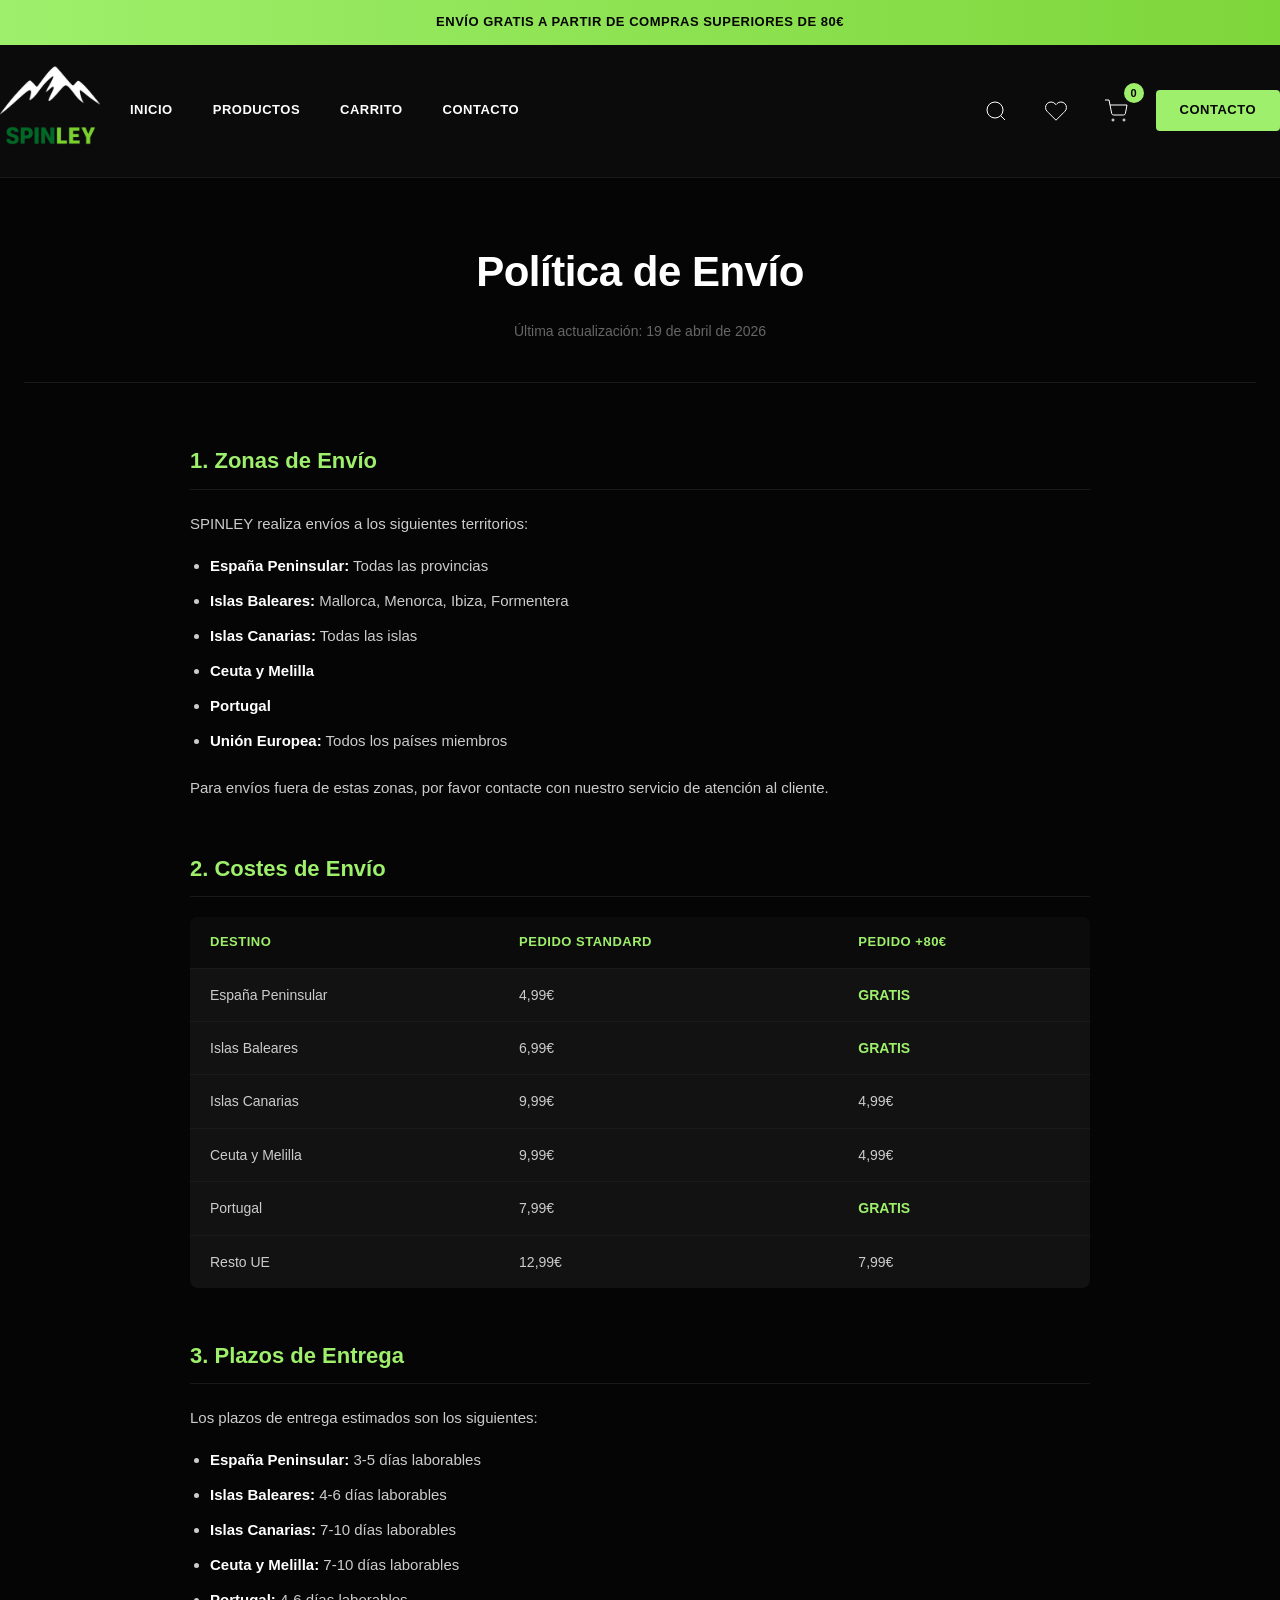
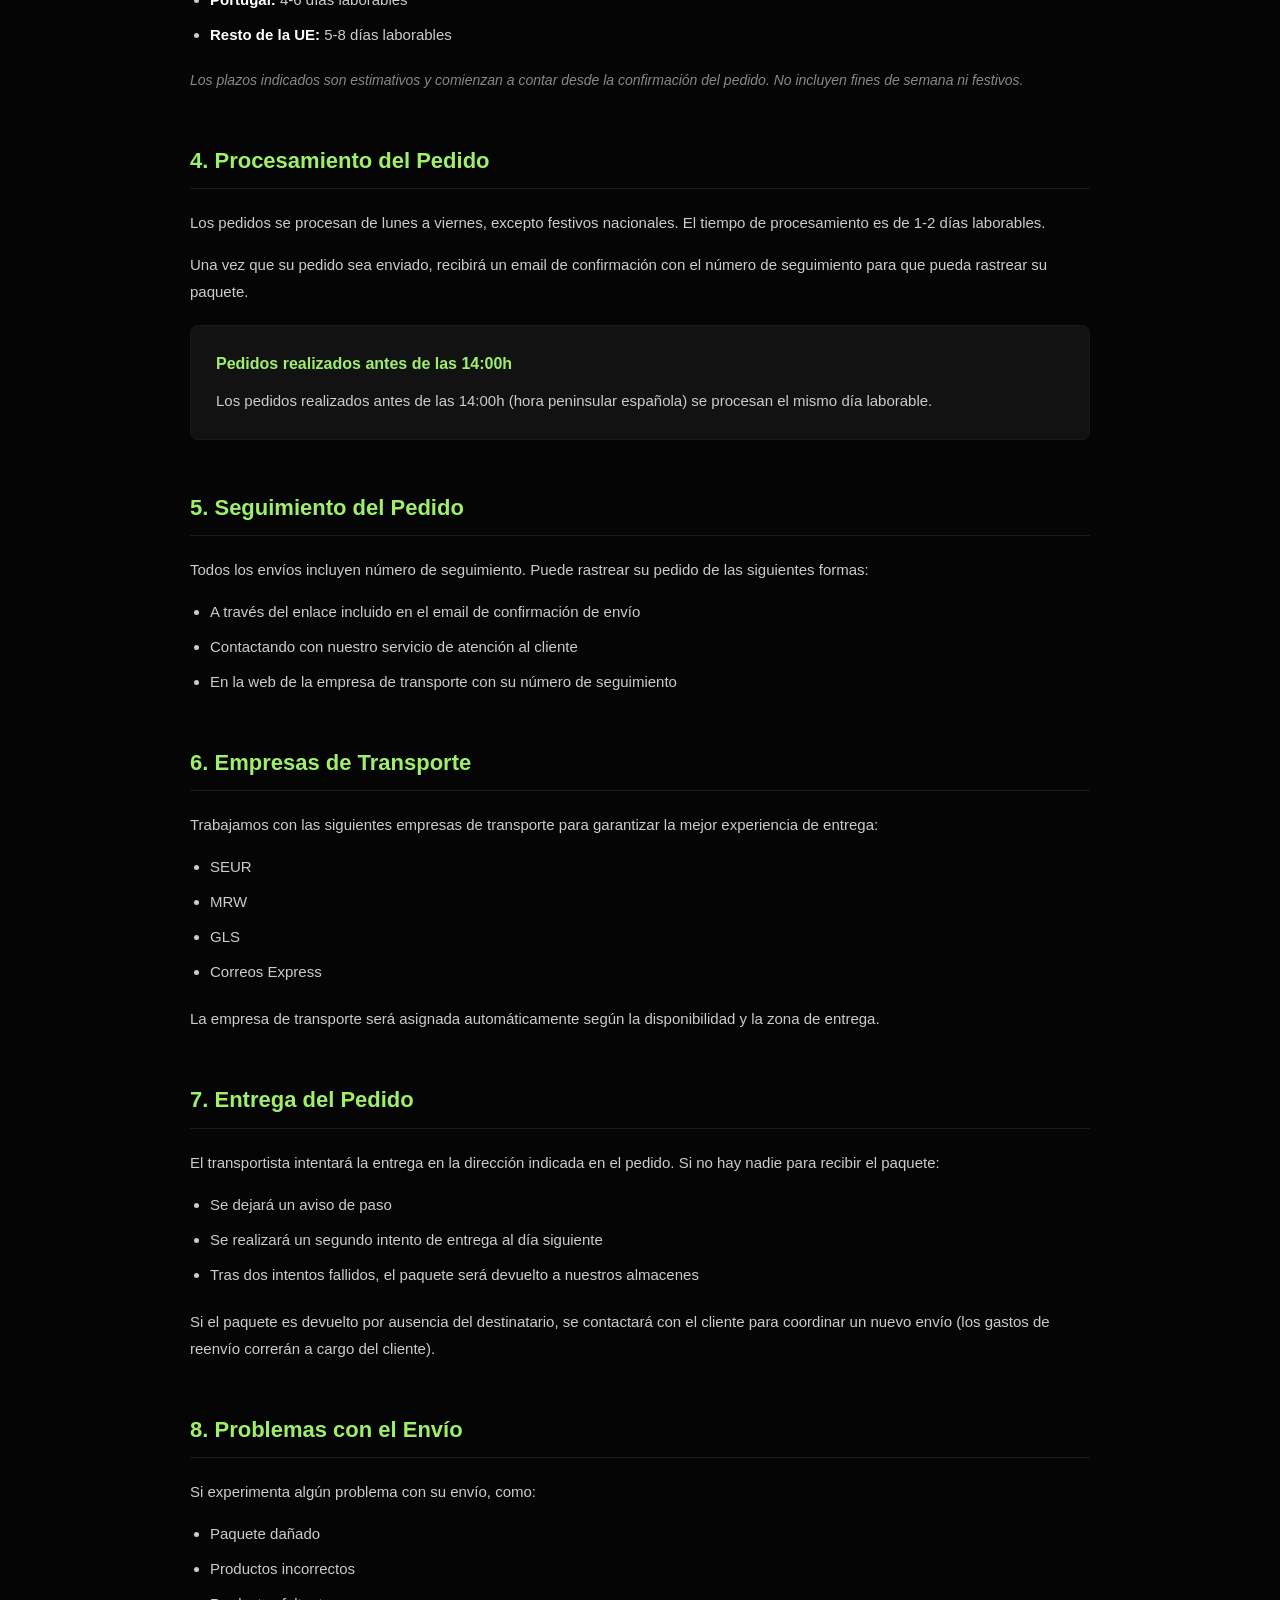
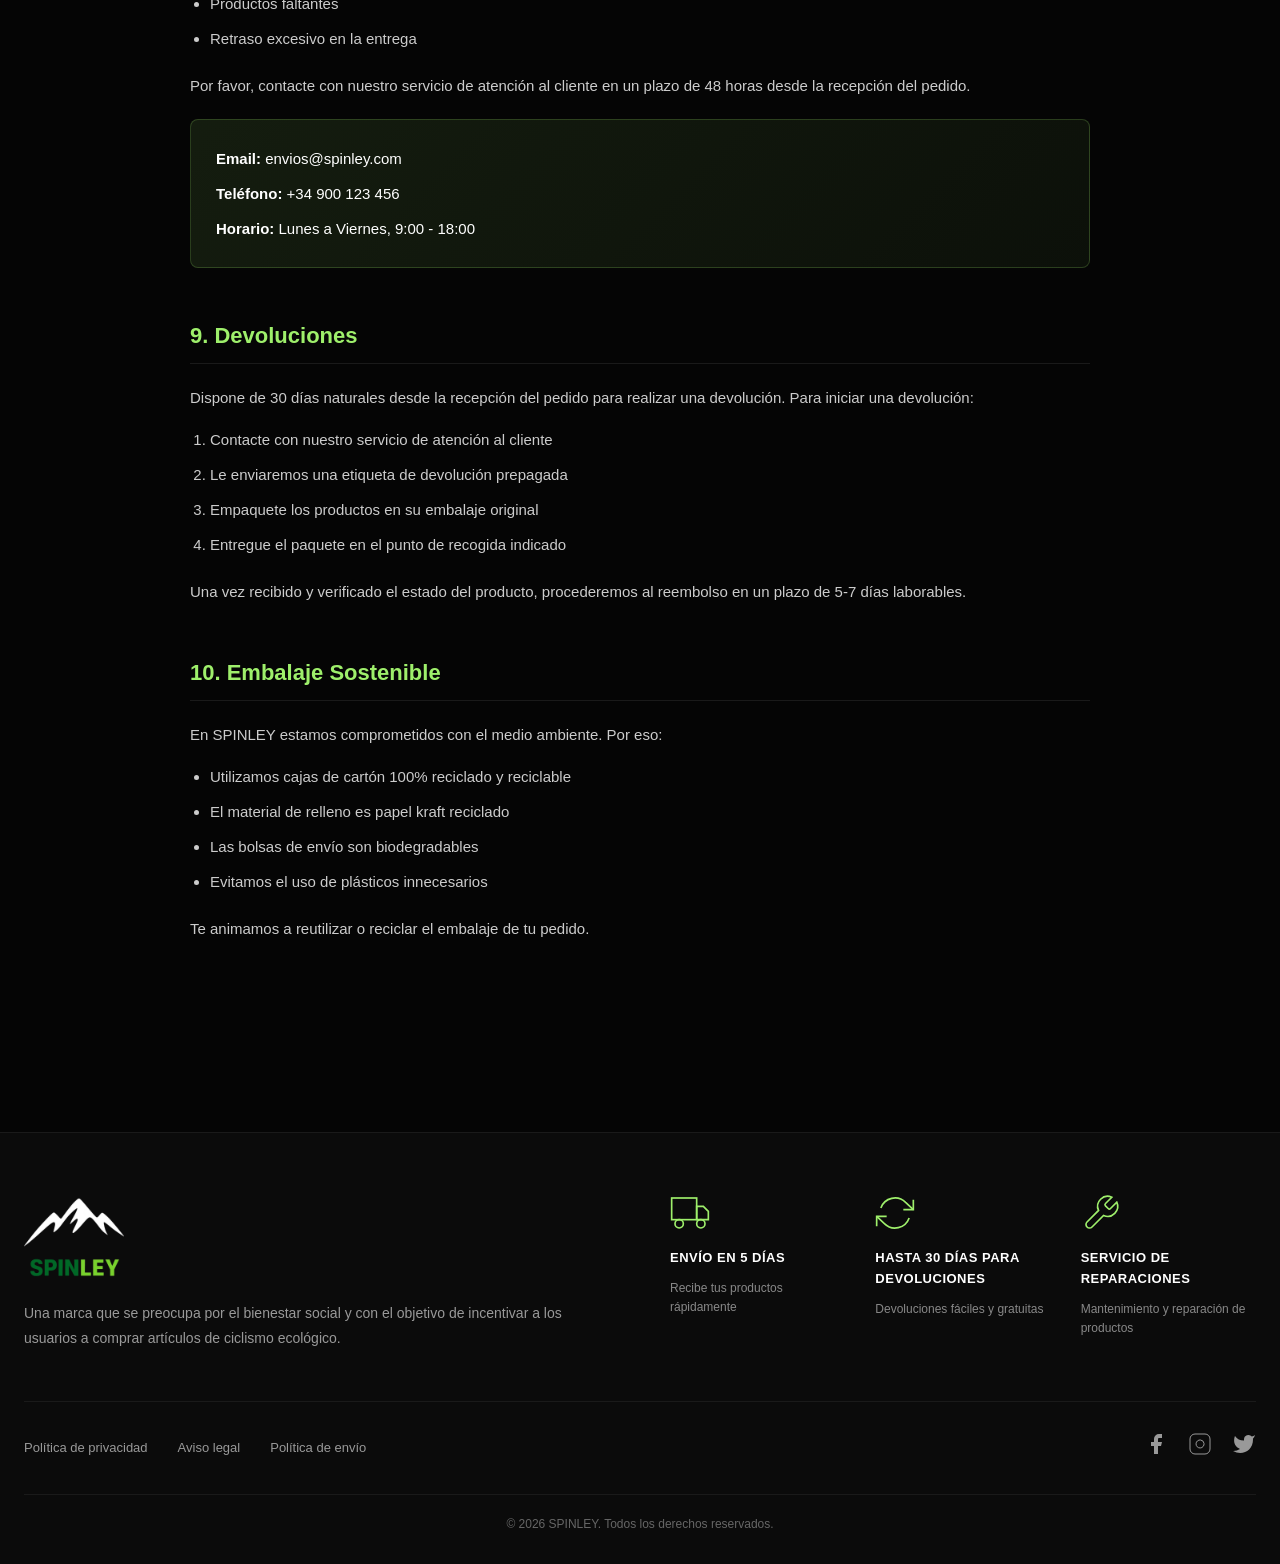
<file: envio.html>
<!DOCTYPE html>
<html lang="es">
<head>
    <meta charset="UTF-8">
    <meta name="viewport" content="width=device-width, initial-scale=1.0">
    <title>Política de Envío - SPINLEY</title>
    <link rel="stylesheet" href="styles.css">
</head>
<body>
    <div class="top-bar">
        <p>ENVÍO GRATIS A PARTIR DE COMPRAS SUPERIORES DE 80€</p>
    </div>

    <header class="header" id="header">
        <div class="container header-content">
            <div class="logo">
                <a href="index.html">
                    <img src="images/logoBlanco.png" width="100px">
                </a>
            </div>

            <nav class="nav-desktop">
                <a href="index.html" class="nav-link">INICIO</a>
                <a href="productos.html" class="nav-link">PRODUCTOS</a>
                <a href="carrito.html" class="nav-link">CARRITO</a>
                <a href="contacto.html" class="nav-link">CONTACTO</a>
            </nav>

            <div class="header-search">
                <input type="text" placeholder="Buscar productos..." class="search-input" id="search-input">
                <svg class="search-icon" width="20" height="20" viewBox="0 0 24 24" fill="none" stroke="currentColor" style="cursor: pointer;">
                    <circle cx="11" cy="11" r="8"></circle>
                    <path d="m21 21-4.35-4.35"></path>
                </svg>
            </div>

            <div class="header-actions">
                <button class="icon-btn">
                    <svg width="24" height="24" viewBox="0 0 24 24" fill="none" stroke="currentColor">
                        <circle cx="11" cy="11" r="8"></circle>
                        <path d="m21 21-4.35-4.35"></path>
                    </svg>
                </button>
                <button class="icon-btn">
                    <svg width="24" height="24" viewBox="0 0 24 24" fill="none" stroke="currentColor">
                        <path d="M20.84 4.61a5.5 5.5 0 0 0-7.78 0L12 5.67l-1.06-1.06a5.5 5.5 0 0 0-7.78 7.78l1.06 1.06L12 21.23l7.78-7.78 1.06-1.06a5.5 5.5 0 0 0 0-7.78z"></path>
                    </svg>
                </button>
                <button class="icon-btn cart-btn" onclick="window.location.href='carrito.html'">
                    <svg width="24" height="24" viewBox="0 0 24 24" fill="none" stroke="currentColor">
                        <circle cx="9" cy="21" r="1"></circle>
                        <circle cx="20" cy="21" r="1"></circle>
                        <path d="M1 1h4l2.68 13.39a2 2 0 0 0 2 1.61h9.72a2 2 0 0 0 2-1.61L23 6H6"></path>
                    </svg>
                    <span class="cart-count" id="cart-count">0</span>
                </button>
                <a href="contacto.html" class="btn-contact">CONTACTO</a>
                <button class="hamburger" id="hamburger">
                    <span></span>
                    <span></span>
                    <span></span>
                </button>
            </div>
        </div>

        <nav class="nav-mobile" id="nav-mobile">
            <a href="index.html" class="nav-link-mobile">INICIO</a>
            <a href="productos.html" class="nav-link-mobile">PRODUCTOS</a>
            <a href="carrito.html" class="nav-link-mobile">CARRITO</a>
            <a href="contacto.html" class="nav-link-mobile">CONTACTO</a>
        </nav>
    </header>

    <main class="legal-page">
        <div class="container">
            <div class="legal-header">
                <h1>Política de Envío</h1>
                <p class="legal-updated">Última actualización: 19 de abril de 2026</p>
            </div>

            <div class="legal-content">
                <section class="legal-section">
                    <h2>1. Zonas de Envío</h2>
                    <p>SPINLEY realiza envíos a los siguientes territorios:</p>
                    <ul>
                        <li><strong>España Peninsular:</strong> Todas las provincias</li>
                        <li><strong>Islas Baleares:</strong> Mallorca, Menorca, Ibiza, Formentera</li>
                        <li><strong>Islas Canarias:</strong> Todas las islas</li>
                        <li><strong>Ceuta y Melilla</strong></li>
                        <li><strong>Portugal</strong></li>
                        <li><strong>Unión Europea:</strong> Todos los países miembros</li>
                    </ul>
                    <p>Para envíos fuera de estas zonas, por favor contacte con nuestro servicio de atención al cliente.</p>
                </section>

                <section class="legal-section">
                    <h2>2. Costes de Envío</h2>
                    <div class="shipping-table">
                        <table>
                            <thead>
                                <tr>
                                    <th>Destino</th>
                                    <th>Pedido Standard</th>
                                    <th>Pedido +80€</th>
                                </tr>
                            </thead>
                            <tbody>
                                <tr>
                                    <td>España Peninsular</td>
                                    <td>4,99€</td>
                                    <td class="free">GRATIS</td>
                                </tr>
                                <tr>
                                    <td>Islas Baleares</td>
                                    <td>6,99€</td>
                                    <td class="free">GRATIS</td>
                                </tr>
                                <tr>
                                    <td>Islas Canarias</td>
                                    <td>9,99€</td>
                                    <td>4,99€</td>
                                </tr>
                                <tr>
                                    <td>Ceuta y Melilla</td>
                                    <td>9,99€</td>
                                    <td>4,99€</td>
                                </tr>
                                <tr>
                                    <td>Portugal</td>
                                    <td>7,99€</td>
                                    <td class="free">GRATIS</td>
                                </tr>
                                <tr>
                                    <td>Resto UE</td>
                                    <td>12,99€</td>
                                    <td>7,99€</td>
                                </tr>
                            </tbody>
                        </table>
                    </div>
                </section>

                <section class="legal-section">
                    <h2>3. Plazos de Entrega</h2>
                    <p>Los plazos de entrega estimados son los siguientes:</p>
                    <ul>
                        <li><strong>España Peninsular:</strong> 3-5 días laborables</li>
                        <li><strong>Islas Baleares:</strong> 4-6 días laborables</li>
                        <li><strong>Islas Canarias:</strong> 7-10 días laborables</li>
                        <li><strong>Ceuta y Melilla:</strong> 7-10 días laborables</li>
                        <li><strong>Portugal:</strong> 4-6 días laborables</li>
                        <li><strong>Resto de la UE:</strong> 5-8 días laborables</li>
                    </ul>
                    <p class="note">Los plazos indicados son estimativos y comienzan a contar desde la confirmación del pedido. No incluyen fines de semana ni festivos.</p>
                </section>

                <section class="legal-section">
                    <h2>4. Procesamiento del Pedido</h2>
                    <p>Los pedidos se procesan de lunes a viernes, excepto festivos nacionales. El tiempo de procesamiento es de 1-2 días laborables.</p>
                    <p>Una vez que su pedido sea enviado, recibirá un email de confirmación con el número de seguimiento para que pueda rastrear su paquete.</p>
                    <div class="info-box">
                        <h4>Pedidos realizados antes de las 14:00h</h4>
                        <p>Los pedidos realizados antes de las 14:00h (hora peninsular española) se procesan el mismo día laborable.</p>
                    </div>
                </section>

                <section class="legal-section">
                    <h2>5. Seguimiento del Pedido</h2>
                    <p>Todos los envíos incluyen número de seguimiento. Puede rastrear su pedido de las siguientes formas:</p>
                    <ul>
                        <li>A través del enlace incluido en el email de confirmación de envío</li>
                        <li>Contactando con nuestro servicio de atención al cliente</li>
                        <li>En la web de la empresa de transporte con su número de seguimiento</li>
                    </ul>
                </section>

                <section class="legal-section">
                    <h2>6. Empresas de Transporte</h2>
                    <p>Trabajamos con las siguientes empresas de transporte para garantizar la mejor experiencia de entrega:</p>
                    <ul>
                        <li>SEUR</li>
                        <li>MRW</li>
                        <li>GLS</li>
                        <li>Correos Express</li>
                    </ul>
                    <p>La empresa de transporte será asignada automáticamente según la disponibilidad y la zona de entrega.</p>
                </section>

                <section class="legal-section">
                    <h2>7. Entrega del Pedido</h2>
                    <p>El transportista intentará la entrega en la dirección indicada en el pedido. Si no hay nadie para recibir el paquete:</p>
                    <ul>
                        <li>Se dejará un aviso de paso</li>
                        <li>Se realizará un segundo intento de entrega al día siguiente</li>
                        <li>Tras dos intentos fallidos, el paquete será devuelto a nuestros almacenes</li>
                    </ul>
                    <p>Si el paquete es devuelto por ausencia del destinatario, se contactará con el cliente para coordinar un nuevo envío (los gastos de reenvío correrán a cargo del cliente).</p>
                </section>

                <section class="legal-section">
                    <h2>8. Problemas con el Envío</h2>
                    <p>Si experimenta algún problema con su envío, como:</p>
                    <ul>
                        <li>Paquete dañado</li>
                        <li>Productos incorrectos</li>
                        <li>Productos faltantes</li>
                        <li>Retraso excesivo en la entrega</li>
                    </ul>
                    <p>Por favor, contacte con nuestro servicio de atención al cliente en un plazo de 48 horas desde la recepción del pedido.</p>
                    <div class="contact-info">
                        <p><strong>Email:</strong> envios@spinley.com</p>
                        <p><strong>Teléfono:</strong> +34 900 123 456</p>
                        <p><strong>Horario:</strong> Lunes a Viernes, 9:00 - 18:00</p>
                    </div>
                </section>

                <section class="legal-section">
                    <h2>9. Devoluciones</h2>
                    <p>Dispone de 30 días naturales desde la recepción del pedido para realizar una devolución. Para iniciar una devolución:</p>
                    <ol>
                        <li>Contacte con nuestro servicio de atención al cliente</li>
                        <li>Le enviaremos una etiqueta de devolución prepagada</li>
                        <li>Empaquete los productos en su embalaje original</li>
                        <li>Entregue el paquete en el punto de recogida indicado</li>
                    </ol>
                    <p>Una vez recibido y verificado el estado del producto, procederemos al reembolso en un plazo de 5-7 días laborables.</p>
                </section>

                <section class="legal-section">
                    <h2>10. Embalaje Sostenible</h2>
                    <p>En SPINLEY estamos comprometidos con el medio ambiente. Por eso:</p>
                    <ul>
                        <li>Utilizamos cajas de cartón 100% reciclado y reciclable</li>
                        <li>El material de relleno es papel kraft reciclado</li>
                        <li>Las bolsas de envío son biodegradables</li>
                        <li>Evitamos el uso de plásticos innecesarios</li>
                    </ul>
                    <p>Te animamos a reutilizar o reciclar el embalaje de tu pedido.</p>
                </section>
            </div>
        </div>
    </main>

    <footer class="footer">
        <div class="container">
            <div class="footer-top">
                <div class="footer-brand">
                    <img src="images/logoBlanco.png" width="100px">
                    <p class="footer-description">Una marca que se preocupa por el bienestar social y con el objetivo de incentivar a los usuarios a comprar artículos de ciclismo ecológico.</p>
                </div>

                <div class="footer-features">
                    <div class="feature-item">
                        <svg width="40" height="40" viewBox="0 0 24 24" fill="none" stroke="#9eef6b">
                            <rect x="1" y="3" width="15" height="13"></rect>
                            <polygon points="16 8 20 8 23 11 23 16 16 16 16 8"></polygon>
                            <circle cx="5.5" cy="18.5" r="2.5"></circle>
                            <circle cx="18.5" cy="18.5" r="2.5"></circle>
                        </svg>
                        <h4>ENVÍO EN 5 DÍAS</h4>
                        <p>Recibe tus productos rápidamente</p>
                    </div>
                    <div class="feature-item">
                        <svg width="40" height="40" viewBox="0 0 24 24" fill="none" stroke="#9eef6b">
                            <polyline points="23 4 23 10 17 10"></polyline>
                            <polyline points="1 20 1 14 7 14"></polyline>
                            <path d="M3.51 9a9 9 0 0 1 14.85-3.36L23 10M1 14l4.64 4.36A9 9 0 0 0 20.49 15"></path>
                        </svg>
                        <h4>HASTA 30 DÍAS PARA DEVOLUCIONES</h4>
                        <p>Devoluciones fáciles y gratuitas</p>
                    </div>
                    <div class="feature-item">
                        <svg width="40" height="40" viewBox="0 0 24 24" fill="none" stroke="#9eef6b">
                            <path d="M14.7 6.3a1 1 0 0 0 0 1.4l1.6 1.6a1 1 0 0 0 1.4 0l3.77-3.77a6 6 0 0 1-7.94 7.94l-6.91 6.91a2.12 2.12 0 0 1-3-3l6.91-6.91a6 6 0 0 1 7.94-7.94l-3.76 3.76z"></path>
                        </svg>
                        <h4>SERVICIO DE REPARACIONES</h4>
                        <p>Mantenimiento y reparación de productos</p>
                    </div>
                </div>
            </div>

            <div class="footer-middle">
                <div class="footer-links">
                    <a href="privacidad.html">Política de privacidad</a>
                    <a href="aviso-legal.html">Aviso legal</a>
                    <a href="envio.html">Política de envío</a>
                </div>
                <div class="footer-social">
                    <a href="#"><svg width="24" height="24" viewBox="0 0 24 24" fill="currentColor"><path d="M18 2h-3a5 5 0 0 0-5 5v3H7v4h3v8h4v-8h3l1-4h-4V7a1 1 0 0 1 1-1h3z"></path></svg></a>
                    <a href="#"><svg width="24" height="24" viewBox="0 0 24 24" fill="none" stroke="currentColor"><rect x="2" y="2" width="20" height="20" rx="5" ry="5"></rect><path d="M16 11.37A4 4 0 1 1 12.63 8 4 4 0 0 1 16 11.37z"></path><line x1="17.5" y1="6.5" x2="17.51" y2="6.5"></line></svg></a>
                    <a href="#"><svg width="24" height="24" viewBox="0 0 24 24" fill="currentColor"><path d="M23 3a10.9 10.9 0 0 1-3.14 1.53 4.48 4.48 0 0 0-7.86 3v1A10.66 10.66 0 0 1 3 4s-4 9 5 13a11.64 11.64 0 0 1-7 2c9 5 20 0 20-11.5a4.5 4.5 0 0 0-.08-.83A7.72 7.72 0 0 0 23 3z"></path></svg></a>
                </div>
            </div>

            <div class="footer-bottom">
                <p>&copy; 2026 SPINLEY. Todos los derechos reservados.</p>
            </div>
        </div>
    </footer>

    <script src="script.js"></script>
</body>
</html>
</file>
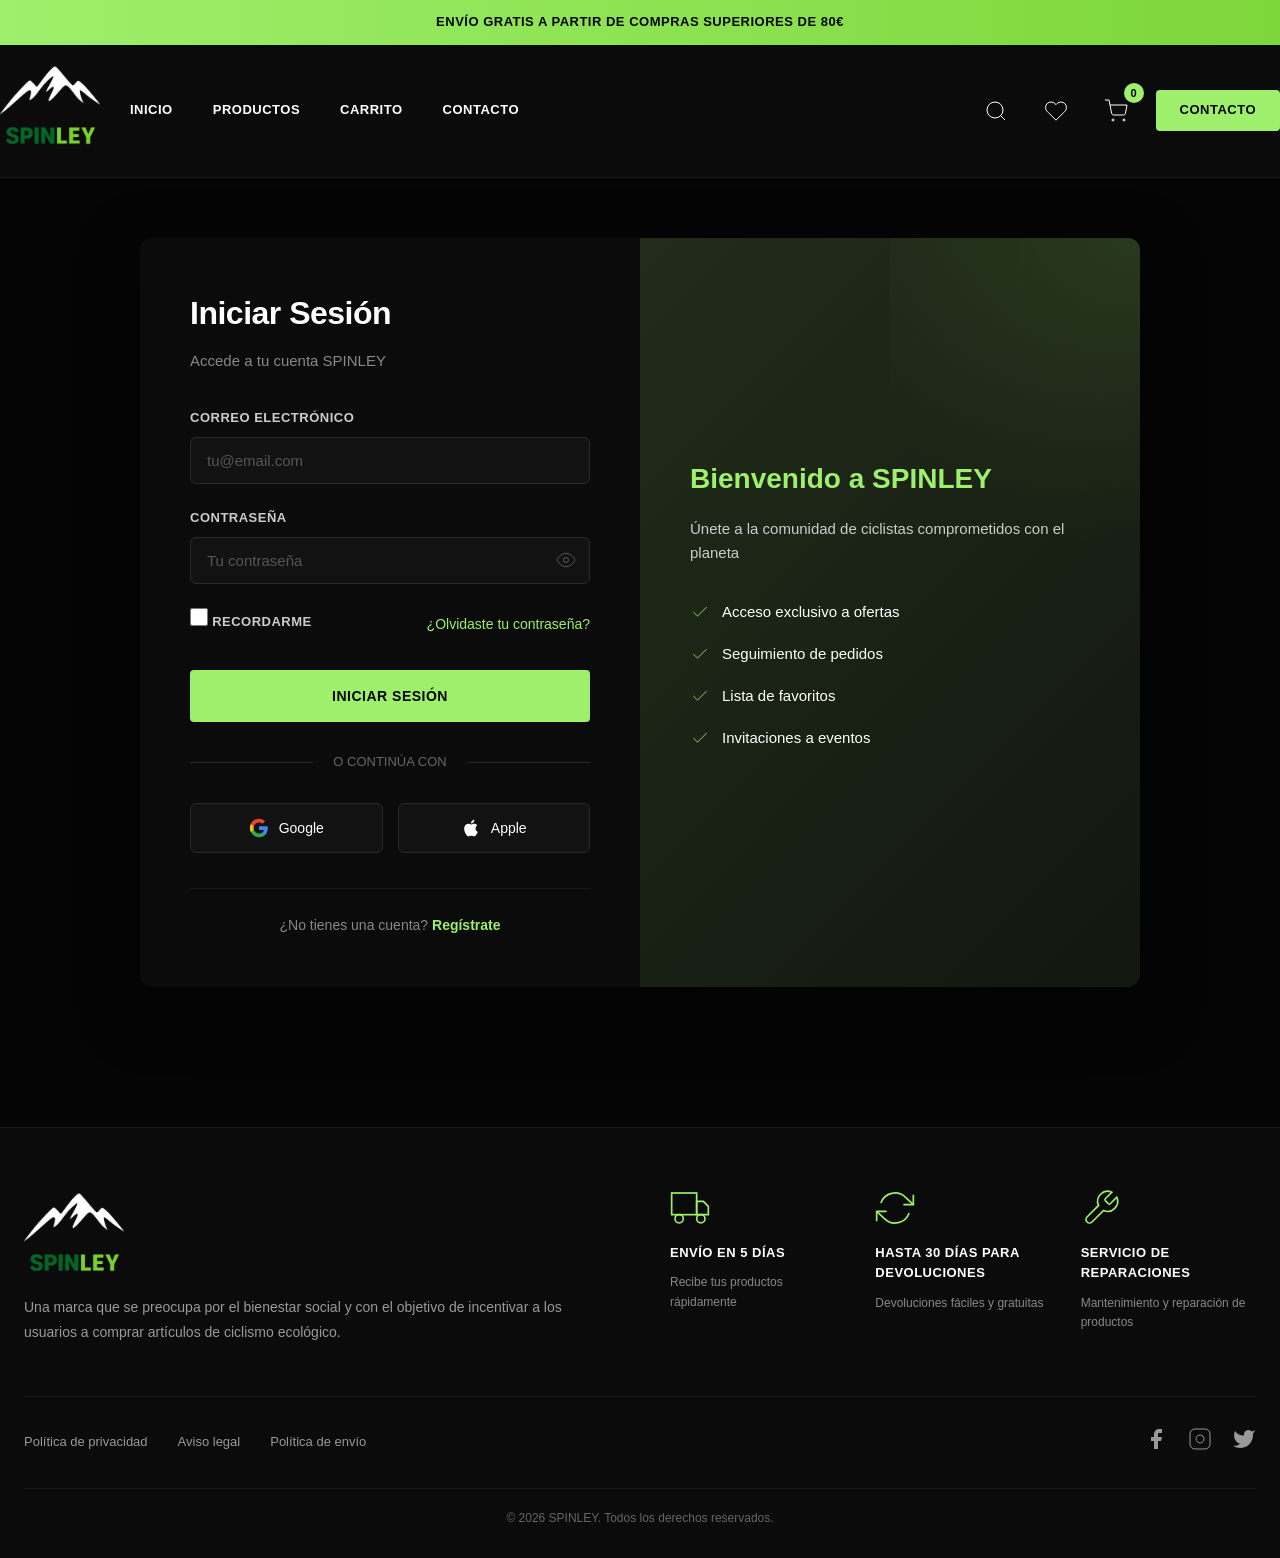
<file: login.html>
<!DOCTYPE html>
<html lang="es">
<head>
    <meta charset="UTF-8">
    <meta name="viewport" content="width=device-width, initial-scale=1.0">
    <title>Iniciar Sesión - SPINLEY</title>
    <link rel="stylesheet" href="styles.css">
</head>
<body>
    <div class="top-bar">
        <p>ENVÍO GRATIS A PARTIR DE COMPRAS SUPERIORES DE 80€</p>
    </div>

    <header class="header" id="header">
        <div class="container header-content">
            <div class="logo">
                <a href="index.html">
                    <img src="images/logoBlanco.png" width="100px">
                </a>
            </div>

            <nav class="nav-desktop">
                <a href="index.html" class="nav-link">INICIO</a>
                <a href="productos.html" class="nav-link">PRODUCTOS</a>
                <a href="carrito.html" class="nav-link">CARRITO</a>
                <a href="contacto.html" class="nav-link">CONTACTO</a>
            </nav>

            <div class="header-search">
                <input type="text" placeholder="Buscar productos..." class="search-input" id="search-input">
                <svg class="search-icon" width="20" height="20" viewBox="0 0 24 24" fill="none" stroke="currentColor" style="cursor: pointer;">
                    <circle cx="11" cy="11" r="8"></circle>
                    <path d="m21 21-4.35-4.35"></path>
                </svg>
            </div>

            <div class="header-actions">
                <button class="icon-btn">
                    <svg width="24" height="24" viewBox="0 0 24 24" fill="none" stroke="currentColor">
                        <circle cx="11" cy="11" r="8"></circle>
                        <path d="m21 21-4.35-4.35"></path>
                    </svg>
                </button>
                <button class="icon-btn">
                    <svg width="24" height="24" viewBox="0 0 24 24" fill="none" stroke="currentColor">
                        <path d="M20.84 4.61a5.5 5.5 0 0 0-7.78 0L12 5.67l-1.06-1.06a5.5 5.5 0 0 0-7.78 7.78l1.06 1.06L12 21.23l7.78-7.78 1.06-1.06a5.5 5.5 0 0 0 0-7.78z"></path>
                    </svg>
                </button>
                <button class="icon-btn cart-btn" onclick="window.location.href='carrito.html'">
                    <svg width="24" height="24" viewBox="0 0 24 24" fill="none" stroke="currentColor">
                        <circle cx="9" cy="21" r="1"></circle>
                        <circle cx="20" cy="21" r="1"></circle>
                        <path d="M1 1h4l2.68 13.39a2 2 0 0 0 2 1.61h9.72a2 2 0 0 0 2-1.61L23 6H6"></path>
                    </svg>
                    <span class="cart-count" id="cart-count">0</span>
                </button>
                <a href="contacto.html" class="btn-contact">CONTACTO</a>
                <button class="hamburger" id="hamburger">
                    <span></span>
                    <span></span>
                    <span></span>
                </button>
            </div>
        </div>

        <nav class="nav-mobile" id="nav-mobile">
            <a href="index.html" class="nav-link-mobile">INICIO</a>
            <a href="productos.html" class="nav-link-mobile">PRODUCTOS</a>
            <a href="carrito.html" class="nav-link-mobile">CARRITO</a>
            <a href="contacto.html" class="nav-link-mobile">CONTACTO</a>
        </nav>
    </header>

    <main class="login-page">
        <div class="container">
            <div class="login-container">
                <div class="login-box">
                    <div class="login-header">
                        <h1>Iniciar Sesión</h1>
                        <p>Accede a tu cuenta SPINLEY</p>
                    </div>

                    <form class="login-form" id="login-form">
                        <div class="form-group">
                            <label for="email">Correo electrónico</label>
                            <input type="email" id="email" name="email" placeholder="tu@email.com" required>
                        </div>

                        <div class="form-group">
                            <label for="password">Contraseña</label>
                            <div class="password-input-wrapper">
                                <input type="password" id="password" name="password" placeholder="Tu contraseña" required>
                                <button type="button" class="toggle-password" id="toggle-password">
                                    <svg width="20" height="20" viewBox="0 0 24 24" fill="none" stroke="currentColor" class="eye-icon">
                                        <path d="M1 12s4-8 11-8 11 8 11 8-4 8-11 8-11-8-11-8z"></path>
                                        <circle cx="12" cy="12" r="3"></circle>
                                    </svg>
                                    <svg width="20" height="20" viewBox="0 0 24 24" fill="none" stroke="currentColor" class="eye-off-icon" style="display: none;">
                                        <path d="M17.94 17.94A10.07 10.07 0 0 1 12 20c-7 0-11-8-11-8a18.45 18.45 0 0 1 5.06-5.94M9.9 4.24A9.12 9.12 0 0 1 12 4c7 0 11 8 11 8a18.5 18.5 0 0 1-2.16 3.19m-6.72-1.07a3 3 0 1 1-4.24-4.24"></path>
                                        <line x1="1" y1="1" x2="23" y2="23"></line>
                                    </svg>
                                </button>
                            </div>
                        </div>

                        <div class="form-options">
                            <label class="checkbox-container">
                                <input type="checkbox" id="remember" name="remember">
                                <span class="checkmark"></span>
                                Recordarme
                            </label>
                            <a href="#" class="forgot-password">¿Olvidaste tu contraseña?</a>
                        </div>

                        <button type="submit" class="btn btn-primary btn-login">
                            Iniciar Sesión
                        </button>

                        <div class="divider">
                            <span>o continúa con</span>
                        </div>

                        <div class="social-login">
                            <button type="button" class="social-btn google-btn">
                                <svg width="20" height="20" viewBox="0 0 24 24">
                                    <path fill="#4285F4" d="M22.56 12.25c0-.78-.07-1.53-.2-2.25H12v4.26h5.92c-.26 1.37-1.04 2.53-2.21 3.31v2.77h3.57c2.08-1.92 3.28-4.74 3.28-8.09z"/>
                                    <path fill="#34A853" d="M12 23c2.97 0 5.46-.98 7.28-2.66l-3.57-2.77c-.98.66-2.23 1.06-3.71 1.06-2.86 0-5.29-1.93-6.16-4.53H2.18v2.84C3.99 20.53 7.7 23 12 23z"/>
                                    <path fill="#FBBC05" d="M5.84 14.09c-.22-.66-.35-1.36-.35-2.09s.13-1.43.35-2.09V7.07H2.18C1.43 8.55 1 10.22 1 12s.43 3.45 1.18 4.93l2.85-2.22.81-.62z"/>
                                    <path fill="#EA4335" d="M12 5.38c1.62 0 3.06.56 4.21 1.64l3.15-3.15C17.45 2.09 14.97 1 12 1 7.7 1 3.99 3.47 2.18 7.07l3.66 2.84c.87-2.6 3.3-4.53 6.16-4.53z"/>
                                </svg>
                                Google
                            </button>
                            <button type="button" class="social-btn apple-btn">
                                <svg width="20" height="20" viewBox="0 0 24 24" fill="currentColor">
                                    <path d="M18.71 19.5c-.83 1.24-1.71 2.45-3.05 2.47-1.34.03-1.77-.79-3.29-.79-1.53 0-2 .77-3.27.82-1.31.05-2.3-1.32-3.14-2.53C4.25 17 2.94 12.45 4.7 9.39c.87-1.52 2.43-2.48 4.12-2.51 1.28-.02 2.5.87 3.29.87.78 0 2.26-1.07 3.81-.91.65.03 2.47.26 3.64 1.98-.09.06-2.17 1.28-2.15 3.81.03 3.02 2.65 4.03 2.68 4.04-.03.07-.42 1.44-1.38 2.83M13 3.5c.73-.83 1.94-1.46 2.94-1.5.13 1.17-.34 2.35-1.04 3.19-.69.85-1.83 1.51-2.95 1.42-.15-1.15.41-2.35 1.05-3.11z"/>
                                </svg>
                                Apple
                            </button>
                        </div>
                    </form>

                    <div class="login-footer">
                        <p>¿No tienes una cuenta? <a href="registro.html">Regístrate</a></p>
                    </div>
                </div>

                <div class="login-side">
                    <div class="login-side-content">
                        <h2>Bienvenido a SPINLEY</h2>
                        <p>Únete a la comunidad de ciclistas comprometidos con el planeta</p>
                        <ul class="benefits-list">
                            <li>
                                <svg width="20" height="20" viewBox="0 0 24 24" fill="none" stroke="currentColor">
                                    <polyline points="20 6 9 17 4 12"></polyline>
                                </svg>
                                Acceso exclusivo a ofertas
                            </li>
                            <li>
                                <svg width="20" height="20" viewBox="0 0 24 24" fill="none" stroke="currentColor">
                                    <polyline points="20 6 9 17 4 12"></polyline>
                                </svg>
                                Seguimiento de pedidos
                            </li>
                            <li>
                                <svg width="20" height="20" viewBox="0 0 24 24" fill="none" stroke="currentColor">
                                    <polyline points="20 6 9 17 4 12"></polyline>
                                </svg>
                                Lista de favoritos
                            </li>
                            <li>
                                <svg width="20" height="20" viewBox="0 0 24 24" fill="none" stroke="currentColor">
                                    <polyline points="20 6 9 17 4 12"></polyline>
                                </svg>
                                Invitaciones a eventos
                            </li>
                        </ul>
                    </div>
                </div>
            </div>
        </div>
    </main>

    <footer class="footer">
        <div class="container">
            <div class="footer-top">
                <div class="footer-brand">
                    <img src="images/logoBlanco.png" width="100px">
                    <p class="footer-description">Una marca que se preocupa por el bienestar social y con el objetivo de incentivar a los usuarios a comprar artículos de ciclismo ecológico.</p>
                </div>

                <div class="footer-features">
                    <div class="feature-item">
                        <svg width="40" height="40" viewBox="0 0 24 24" fill="none" stroke="#9eef6b">
                            <rect x="1" y="3" width="15" height="13"></rect>
                            <polygon points="16 8 20 8 23 11 23 16 16 16 16 8"></polygon>
                            <circle cx="5.5" cy="18.5" r="2.5"></circle>
                            <circle cx="18.5" cy="18.5" r="2.5"></circle>
                        </svg>
                        <h4>ENVÍO EN 5 DÍAS</h4>
                        <p>Recibe tus productos rápidamente</p>
                    </div>
                    <div class="feature-item">
                        <svg width="40" height="40" viewBox="0 0 24 24" fill="none" stroke="#9eef6b">
                            <polyline points="23 4 23 10 17 10"></polyline>
                            <polyline points="1 20 1 14 7 14"></polyline>
                            <path d="M3.51 9a9 9 0 0 1 14.85-3.36L23 10M1 14l4.64 4.36A9 9 0 0 0 20.49 15"></path>
                        </svg>
                        <h4>HASTA 30 DÍAS PARA DEVOLUCIONES</h4>
                        <p>Devoluciones fáciles y gratuitas</p>
                    </div>
                    <div class="feature-item">
                        <svg width="40" height="40" viewBox="0 0 24 24" fill="none" stroke="#9eef6b">
                            <path d="M14.7 6.3a1 1 0 0 0 0 1.4l1.6 1.6a1 1 0 0 0 1.4 0l3.77-3.77a6 6 0 0 1-7.94 7.94l-6.91 6.91a2.12 2.12 0 0 1-3-3l6.91-6.91a6 6 0 0 1 7.94-7.94l-3.76 3.76z"></path>
                        </svg>
                        <h4>SERVICIO DE REPARACIONES</h4>
                        <p>Mantenimiento y reparación de productos</p>
                    </div>
                </div>
            </div>

            <div class="footer-middle">
                <div class="footer-links">
                    <a href="privacidad.html">Política de privacidad</a>
                    <a href="aviso-legal.html">Aviso legal</a>
                    <a href="envio.html">Política de envío</a>
                </div>
                <div class="footer-social">
                    <a href="#"><svg width="24" height="24" viewBox="0 0 24 24" fill="currentColor"><path d="M18 2h-3a5 5 0 0 0-5 5v3H7v4h3v8h4v-8h3l1-4h-4V7a1 1 0 0 1 1-1h3z"></path></svg></a>
                    <a href="#"><svg width="24" height="24" viewBox="0 0 24 24" fill="none" stroke="currentColor"><rect x="2" y="2" width="20" height="20" rx="5" ry="5"></rect><path d="M16 11.37A4 4 0 1 1 12.63 8 4 4 0 0 1 16 11.37z"></path><line x1="17.5" y1="6.5" x2="17.51" y2="6.5"></line></svg></a>
                    <a href="#"><svg width="24" height="24" viewBox="0 0 24 24" fill="currentColor"><path d="M23 3a10.9 10.9 0 0 1-3.14 1.53 4.48 4.48 0 0 0-7.86 3v1A10.66 10.66 0 0 1 3 4s-4 9 5 13a11.64 11.64 0 0 1-7 2c9 5 20 0 20-11.5a4.5 4.5 0 0 0-.08-.83A7.72 7.72 0 0 0 23 3z"></path></svg></a>
                </div>
            </div>

            <div class="footer-bottom">
                <p>&copy; 2026 SPINLEY. Todos los derechos reservados.</p>
            </div>
        </div>
    </footer>

    <script src="script.js"></script>
    <script>
        // Toggle password visibility
        const togglePassword = document.getElementById('toggle-password');
        const passwordInput = document.getElementById('password');
        const eyeIcon = togglePassword.querySelector('.eye-icon');
        const eyeOffIcon = togglePassword.querySelector('.eye-off-icon');

        togglePassword.addEventListener('click', function() {
            const type = passwordInput.getAttribute('type') === 'password' ? 'text' : 'password';
            passwordInput.setAttribute('type', type);
            
            if (type === 'password') {
                eyeIcon.style.display = 'block';
                eyeOffIcon.style.display = 'none';
            } else {
                eyeIcon.style.display = 'none';
                eyeOffIcon.style.display = 'block';
            }
        });

        // Form submission
        const loginForm = document.getElementById('login-form');
        loginForm.addEventListener('submit', function(e) {
            e.preventDefault();
            
            const email = document.getElementById('email').value;
            const password = document.getElementById('password').value;
            
            // Simulated login - replace with actual authentication
            if (email && password) {
                // Store user session
                localStorage.setItem('spinleyUser', JSON.stringify({ email: email, loggedIn: true }));
                
                // Show success message
                alert('¡Bienvenido a SPINLEY!');
                
                // Redirect to home page
                window.location.href = 'index.html';
            }
        });
    </script>
</body>
</html>
</file>
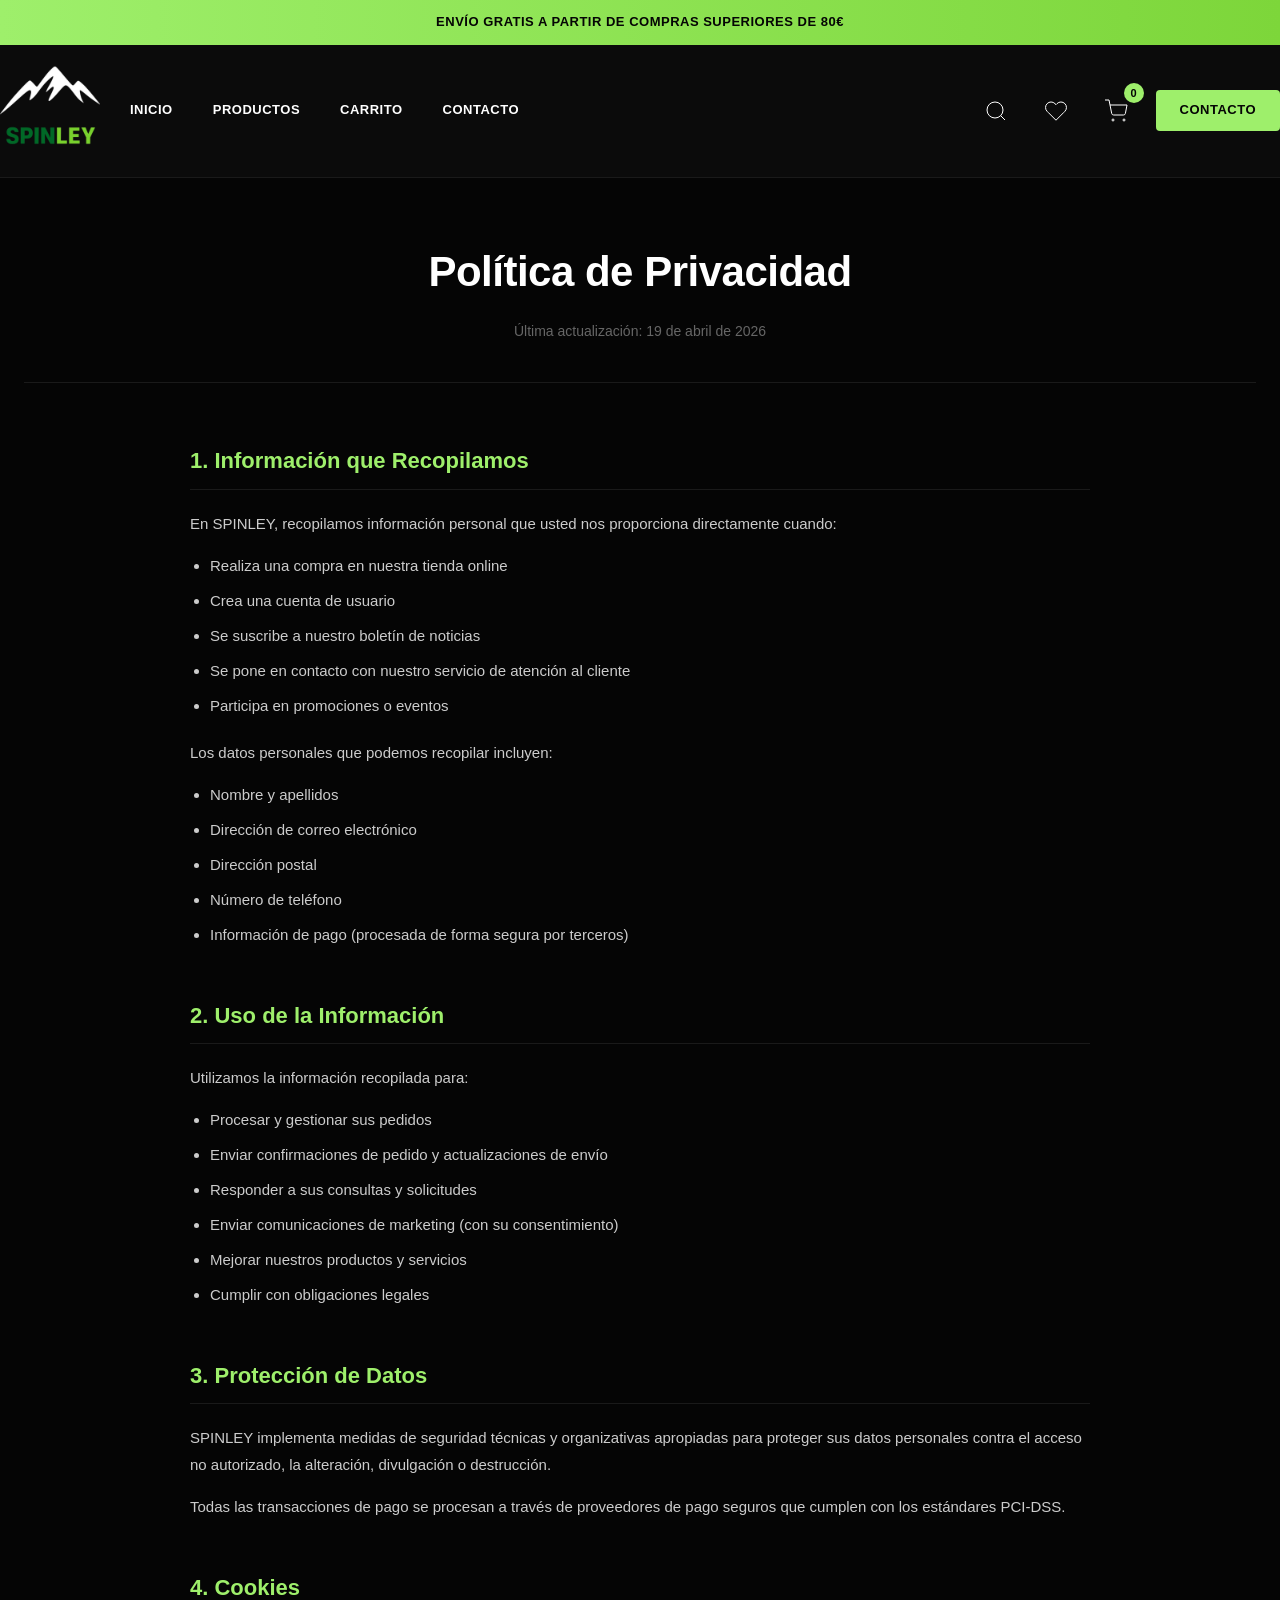
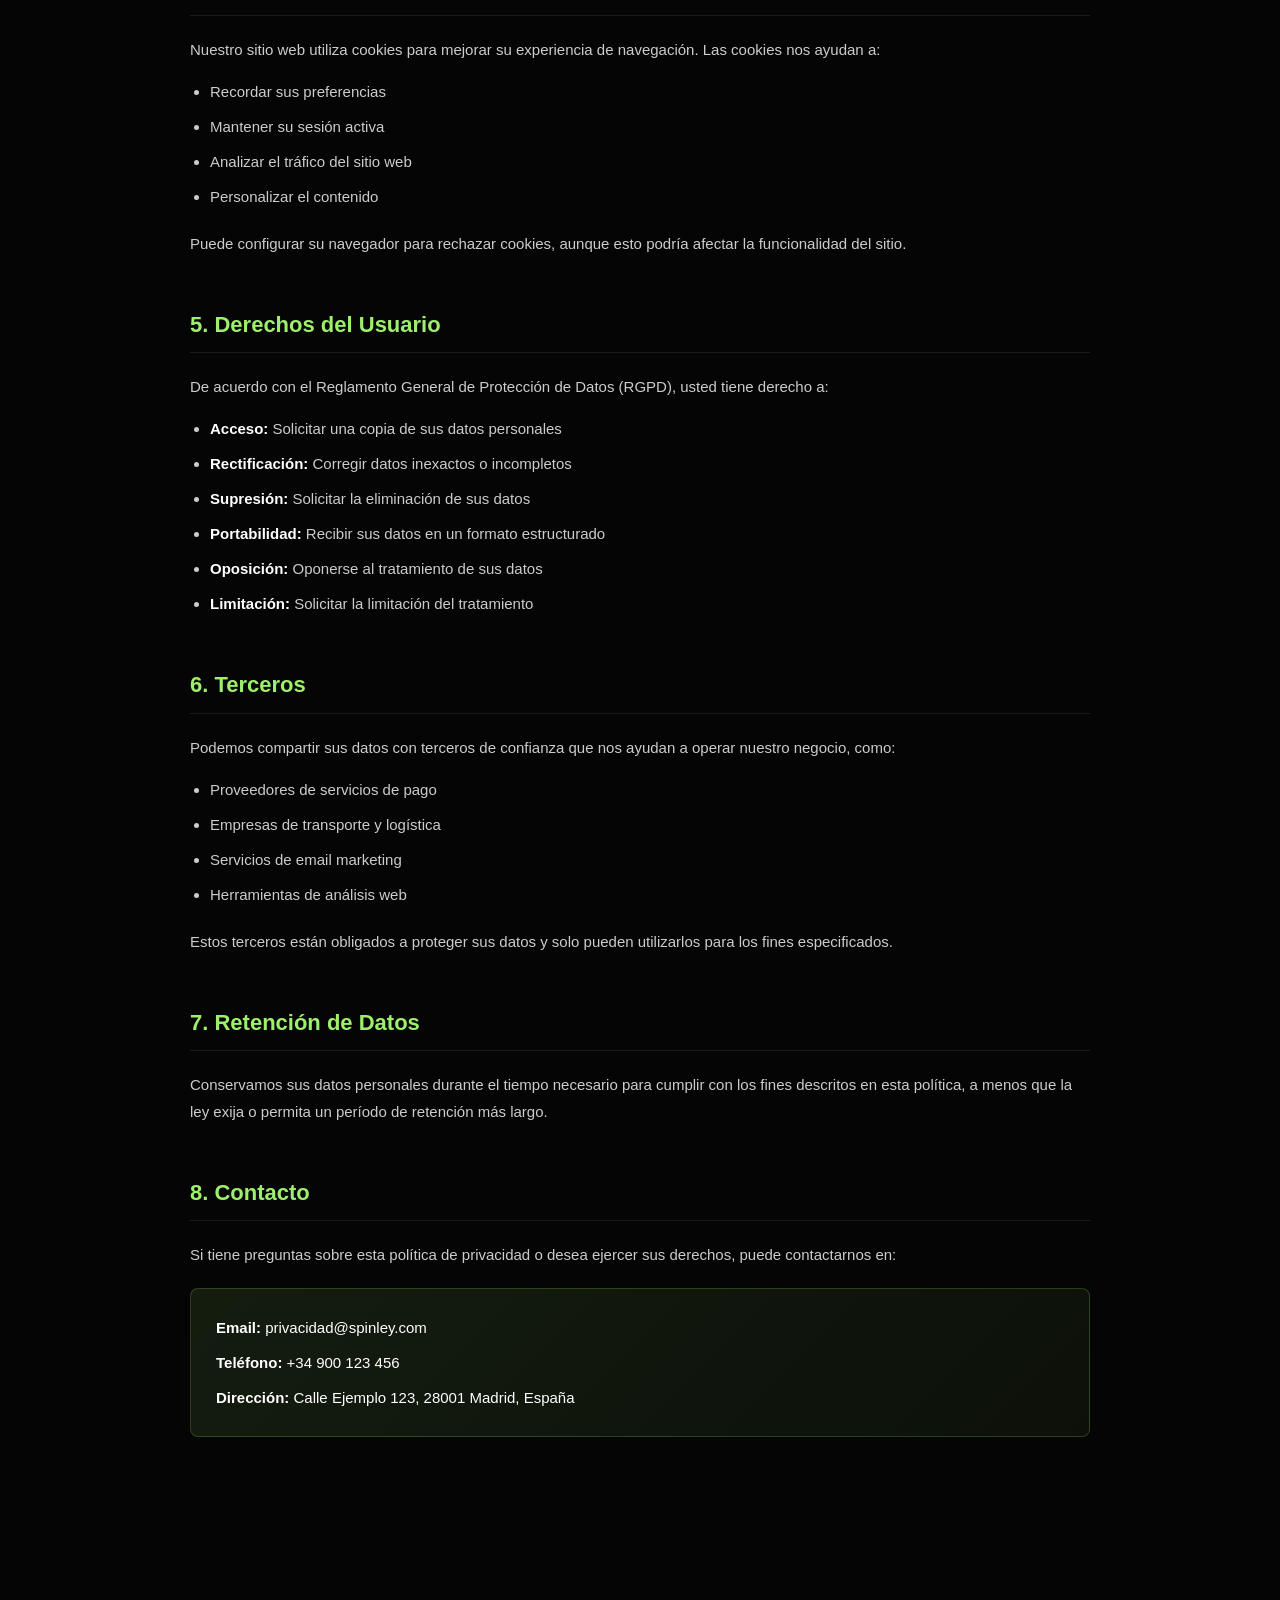
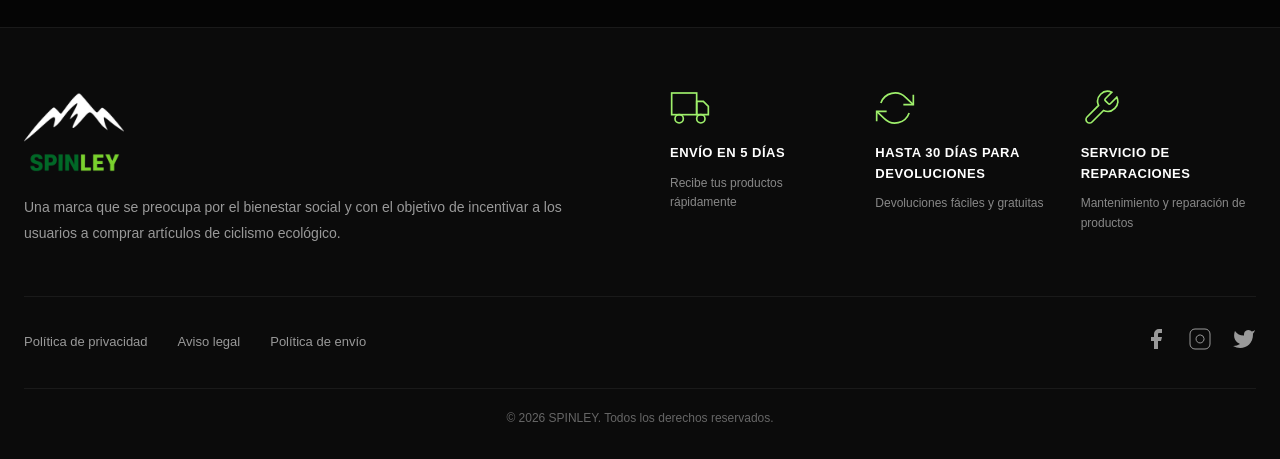
<file: privacidad.html>
<!DOCTYPE html>
<html lang="es">
<head>
    <meta charset="UTF-8">
    <meta name="viewport" content="width=device-width, initial-scale=1.0">
    <title>Política de Privacidad - SPINLEY</title>
    <link rel="stylesheet" href="styles.css">
</head>
<body>
    <div class="top-bar">
        <p>ENVÍO GRATIS A PARTIR DE COMPRAS SUPERIORES DE 80€</p>
    </div>

    <header class="header" id="header">
        <div class="container header-content">
            <div class="logo">
                <a href="index.html">
                    <img src="images/logoBlanco.png" width="100px">
                </a>
            </div>

            <nav class="nav-desktop">
                <a href="index.html" class="nav-link">INICIO</a>
                <a href="productos.html" class="nav-link">PRODUCTOS</a>
                <a href="carrito.html" class="nav-link">CARRITO</a>
                <a href="contacto.html" class="nav-link">CONTACTO</a>
            </nav>

            <div class="header-search">
                <input type="text" placeholder="Buscar productos..." class="search-input" id="search-input">
                <svg class="search-icon" width="20" height="20" viewBox="0 0 24 24" fill="none" stroke="currentColor" style="cursor: pointer;">
                    <circle cx="11" cy="11" r="8"></circle>
                    <path d="m21 21-4.35-4.35"></path>
                </svg>
            </div>

            <div class="header-actions">
                <button class="icon-btn">
                    <svg width="24" height="24" viewBox="0 0 24 24" fill="none" stroke="currentColor">
                        <circle cx="11" cy="11" r="8"></circle>
                        <path d="m21 21-4.35-4.35"></path>
                    </svg>
                </button>
                <button class="icon-btn">
                    <svg width="24" height="24" viewBox="0 0 24 24" fill="none" stroke="currentColor">
                        <path d="M20.84 4.61a5.5 5.5 0 0 0-7.78 0L12 5.67l-1.06-1.06a5.5 5.5 0 0 0-7.78 7.78l1.06 1.06L12 21.23l7.78-7.78 1.06-1.06a5.5 5.5 0 0 0 0-7.78z"></path>
                    </svg>
                </button>
                <button class="icon-btn cart-btn" onclick="window.location.href='carrito.html'">
                    <svg width="24" height="24" viewBox="0 0 24 24" fill="none" stroke="currentColor">
                        <circle cx="9" cy="21" r="1"></circle>
                        <circle cx="20" cy="21" r="1"></circle>
                        <path d="M1 1h4l2.68 13.39a2 2 0 0 0 2 1.61h9.72a2 2 0 0 0 2-1.61L23 6H6"></path>
                    </svg>
                    <span class="cart-count" id="cart-count">0</span>
                </button>
                <a href="contacto.html" class="btn-contact">CONTACTO</a>
                <button class="hamburger" id="hamburger">
                    <span></span>
                    <span></span>
                    <span></span>
                </button>
            </div>
        </div>

        <nav class="nav-mobile" id="nav-mobile">
            <a href="index.html" class="nav-link-mobile">INICIO</a>
            <a href="productos.html" class="nav-link-mobile">PRODUCTOS</a>
            <a href="carrito.html" class="nav-link-mobile">CARRITO</a>
            <a href="contacto.html" class="nav-link-mobile">CONTACTO</a>
        </nav>
    </header>

    <main class="legal-page">
        <div class="container">
            <div class="legal-header">
                <h1>Política de Privacidad</h1>
                <p class="legal-updated">Última actualización: 19 de abril de 2026</p>
            </div>

            <div class="legal-content">
                <section class="legal-section">
                    <h2>1. Información que Recopilamos</h2>
                    <p>En SPINLEY, recopilamos información personal que usted nos proporciona directamente cuando:</p>
                    <ul>
                        <li>Realiza una compra en nuestra tienda online</li>
                        <li>Crea una cuenta de usuario</li>
                        <li>Se suscribe a nuestro boletín de noticias</li>
                        <li>Se pone en contacto con nuestro servicio de atención al cliente</li>
                        <li>Participa en promociones o eventos</li>
                    </ul>
                    <p>Los datos personales que podemos recopilar incluyen:</p>
                    <ul>
                        <li>Nombre y apellidos</li>
                        <li>Dirección de correo electrónico</li>
                        <li>Dirección postal</li>
                        <li>Número de teléfono</li>
                        <li>Información de pago (procesada de forma segura por terceros)</li>
                    </ul>
                </section>

                <section class="legal-section">
                    <h2>2. Uso de la Información</h2>
                    <p>Utilizamos la información recopilada para:</p>
                    <ul>
                        <li>Procesar y gestionar sus pedidos</li>
                        <li>Enviar confirmaciones de pedido y actualizaciones de envío</li>
                        <li>Responder a sus consultas y solicitudes</li>
                        <li>Enviar comunicaciones de marketing (con su consentimiento)</li>
                        <li>Mejorar nuestros productos y servicios</li>
                        <li>Cumplir con obligaciones legales</li>
                    </ul>
                </section>

                <section class="legal-section">
                    <h2>3. Protección de Datos</h2>
                    <p>SPINLEY implementa medidas de seguridad técnicas y organizativas apropiadas para proteger sus datos personales contra el acceso no autorizado, la alteración, divulgación o destrucción.</p>
                    <p>Todas las transacciones de pago se procesan a través de proveedores de pago seguros que cumplen con los estándares PCI-DSS.</p>
                </section>

                <section class="legal-section">
                    <h2>4. Cookies</h2>
                    <p>Nuestro sitio web utiliza cookies para mejorar su experiencia de navegación. Las cookies nos ayudan a:</p>
                    <ul>
                        <li>Recordar sus preferencias</li>
                        <li>Mantener su sesión activa</li>
                        <li>Analizar el tráfico del sitio web</li>
                        <li>Personalizar el contenido</li>
                    </ul>
                    <p>Puede configurar su navegador para rechazar cookies, aunque esto podría afectar la funcionalidad del sitio.</p>
                </section>

                <section class="legal-section">
                    <h2>5. Derechos del Usuario</h2>
                    <p>De acuerdo con el Reglamento General de Protección de Datos (RGPD), usted tiene derecho a:</p>
                    <ul>
                        <li><strong>Acceso:</strong> Solicitar una copia de sus datos personales</li>
                        <li><strong>Rectificación:</strong> Corregir datos inexactos o incompletos</li>
                        <li><strong>Supresión:</strong> Solicitar la eliminación de sus datos</li>
                        <li><strong>Portabilidad:</strong> Recibir sus datos en un formato estructurado</li>
                        <li><strong>Oposición:</strong> Oponerse al tratamiento de sus datos</li>
                        <li><strong>Limitación:</strong> Solicitar la limitación del tratamiento</li>
                    </ul>
                </section>

                <section class="legal-section">
                    <h2>6. Terceros</h2>
                    <p>Podemos compartir sus datos con terceros de confianza que nos ayudan a operar nuestro negocio, como:</p>
                    <ul>
                        <li>Proveedores de servicios de pago</li>
                        <li>Empresas de transporte y logística</li>
                        <li>Servicios de email marketing</li>
                        <li>Herramientas de análisis web</li>
                    </ul>
                    <p>Estos terceros están obligados a proteger sus datos y solo pueden utilizarlos para los fines especificados.</p>
                </section>

                <section class="legal-section">
                    <h2>7. Retención de Datos</h2>
                    <p>Conservamos sus datos personales durante el tiempo necesario para cumplir con los fines descritos en esta política, a menos que la ley exija o permita un período de retención más largo.</p>
                </section>

                <section class="legal-section">
                    <h2>8. Contacto</h2>
                    <p>Si tiene preguntas sobre esta política de privacidad o desea ejercer sus derechos, puede contactarnos en:</p>
                    <div class="contact-info">
                        <p><strong>Email:</strong> privacidad@spinley.com</p>
                        <p><strong>Teléfono:</strong> +34 900 123 456</p>
                        <p><strong>Dirección:</strong> Calle Ejemplo 123, 28001 Madrid, España</p>
                    </div>
                </section>
            </div>
        </div>
    </main>

    <footer class="footer">
        <div class="container">
            <div class="footer-top">
                <div class="footer-brand">
                    <img src="images/logoBlanco.png" width="100px">
                    <p class="footer-description">Una marca que se preocupa por el bienestar social y con el objetivo de incentivar a los usuarios a comprar artículos de ciclismo ecológico.</p>
                </div>

                <div class="footer-features">
                    <div class="feature-item">
                        <svg width="40" height="40" viewBox="0 0 24 24" fill="none" stroke="#9eef6b">
                            <rect x="1" y="3" width="15" height="13"></rect>
                            <polygon points="16 8 20 8 23 11 23 16 16 16 16 8"></polygon>
                            <circle cx="5.5" cy="18.5" r="2.5"></circle>
                            <circle cx="18.5" cy="18.5" r="2.5"></circle>
                        </svg>
                        <h4>ENVÍO EN 5 DÍAS</h4>
                        <p>Recibe tus productos rápidamente</p>
                    </div>
                    <div class="feature-item">
                        <svg width="40" height="40" viewBox="0 0 24 24" fill="none" stroke="#9eef6b">
                            <polyline points="23 4 23 10 17 10"></polyline>
                            <polyline points="1 20 1 14 7 14"></polyline>
                            <path d="M3.51 9a9 9 0 0 1 14.85-3.36L23 10M1 14l4.64 4.36A9 9 0 0 0 20.49 15"></path>
                        </svg>
                        <h4>HASTA 30 DÍAS PARA DEVOLUCIONES</h4>
                        <p>Devoluciones fáciles y gratuitas</p>
                    </div>
                    <div class="feature-item">
                        <svg width="40" height="40" viewBox="0 0 24 24" fill="none" stroke="#9eef6b">
                            <path d="M14.7 6.3a1 1 0 0 0 0 1.4l1.6 1.6a1 1 0 0 0 1.4 0l3.77-3.77a6 6 0 0 1-7.94 7.94l-6.91 6.91a2.12 2.12 0 0 1-3-3l6.91-6.91a6 6 0 0 1 7.94-7.94l-3.76 3.76z"></path>
                        </svg>
                        <h4>SERVICIO DE REPARACIONES</h4>
                        <p>Mantenimiento y reparación de productos</p>
                    </div>
                </div>
            </div>

            <div class="footer-middle">
                <div class="footer-links">
                    <a href="privacidad.html">Política de privacidad</a>
                    <a href="aviso-legal.html">Aviso legal</a>
                    <a href="envio.html">Política de envío</a>
                </div>
                <div class="footer-social">
                    <a href="#"><svg width="24" height="24" viewBox="0 0 24 24" fill="currentColor"><path d="M18 2h-3a5 5 0 0 0-5 5v3H7v4h3v8h4v-8h3l1-4h-4V7a1 1 0 0 1 1-1h3z"></path></svg></a>
                    <a href="#"><svg width="24" height="24" viewBox="0 0 24 24" fill="none" stroke="currentColor"><rect x="2" y="2" width="20" height="20" rx="5" ry="5"></rect><path d="M16 11.37A4 4 0 1 1 12.63 8 4 4 0 0 1 16 11.37z"></path><line x1="17.5" y1="6.5" x2="17.51" y2="6.5"></line></svg></a>
                    <a href="#"><svg width="24" height="24" viewBox="0 0 24 24" fill="currentColor"><path d="M23 3a10.9 10.9 0 0 1-3.14 1.53 4.48 4.48 0 0 0-7.86 3v1A10.66 10.66 0 0 1 3 4s-4 9 5 13a11.64 11.64 0 0 1-7 2c9 5 20 0 20-11.5a4.5 4.5 0 0 0-.08-.83A7.72 7.72 0 0 0 23 3z"></path></svg></a>
                </div>
            </div>

            <div class="footer-bottom">
                <p>&copy; 2026 SPINLEY. Todos los derechos reservados.</p>
            </div>
        </div>
    </footer>

    <script src="script.js"></script>
</body>
</html>
</file>
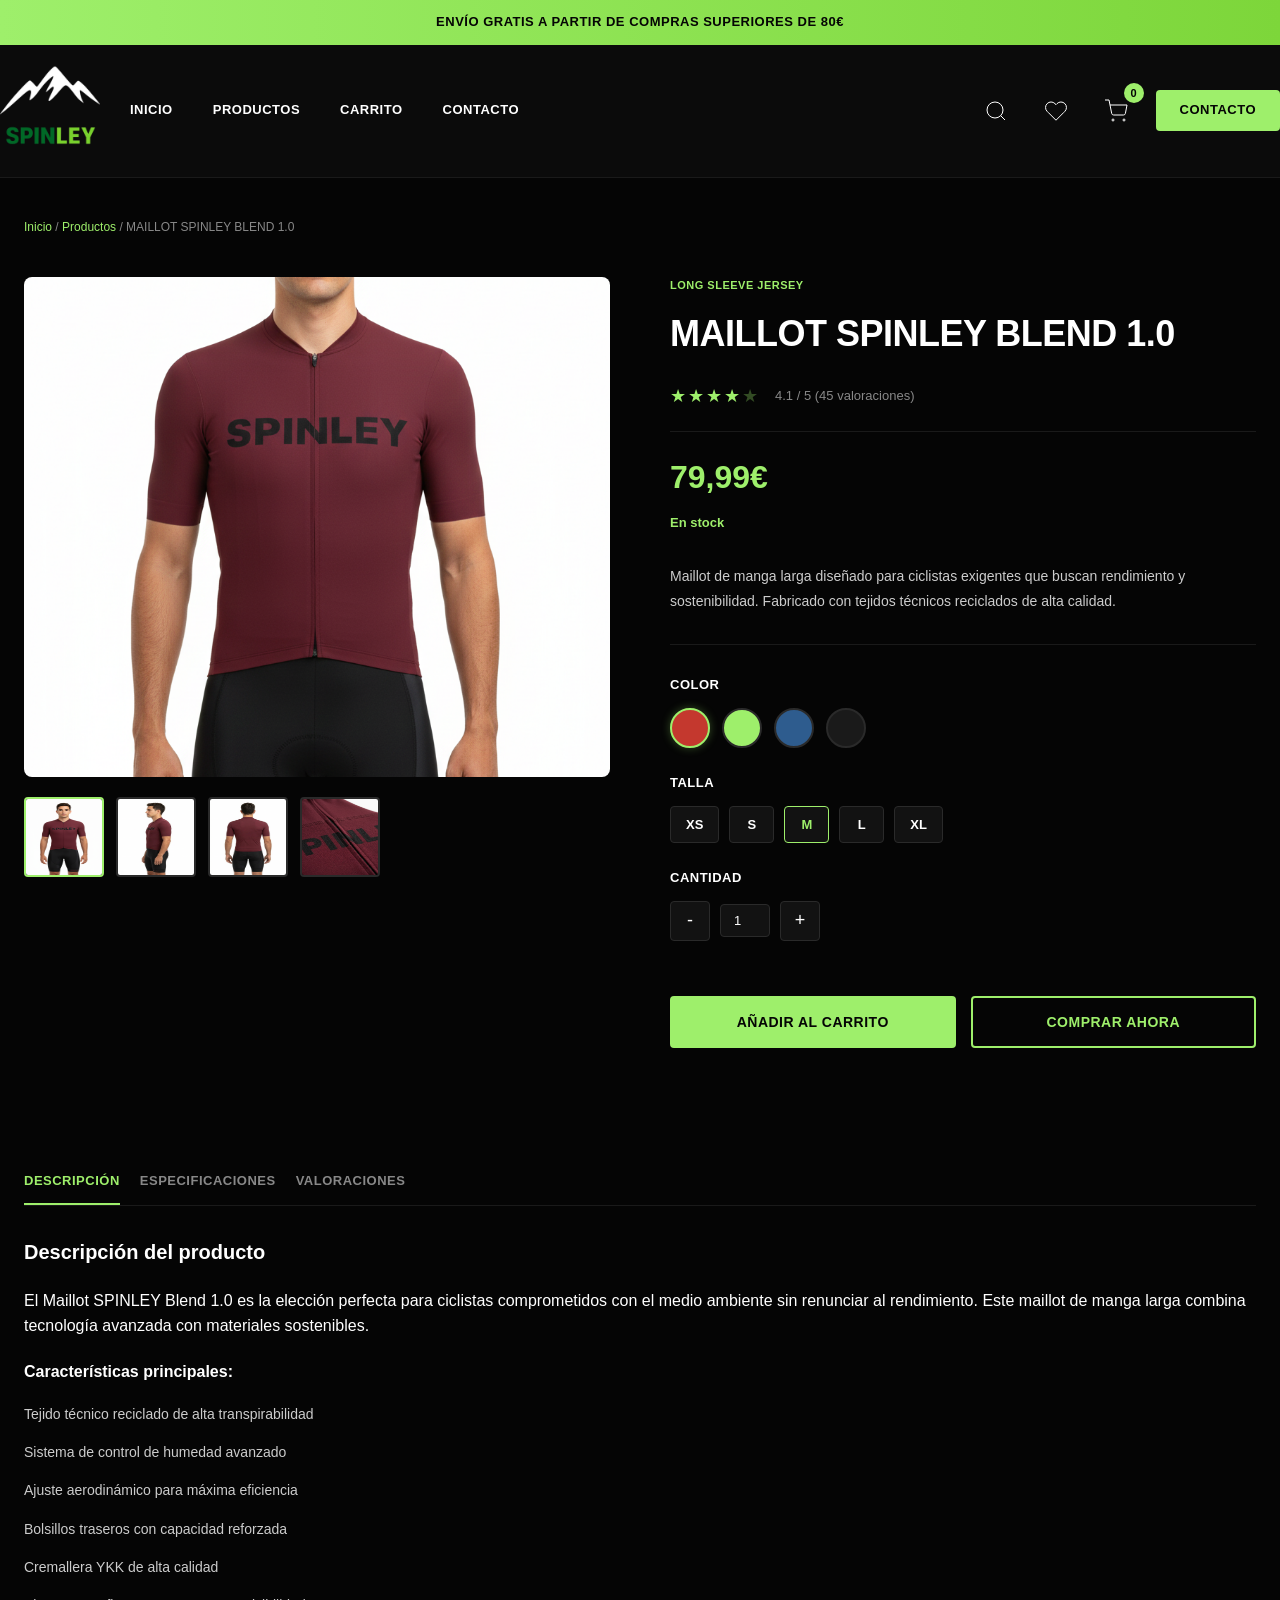
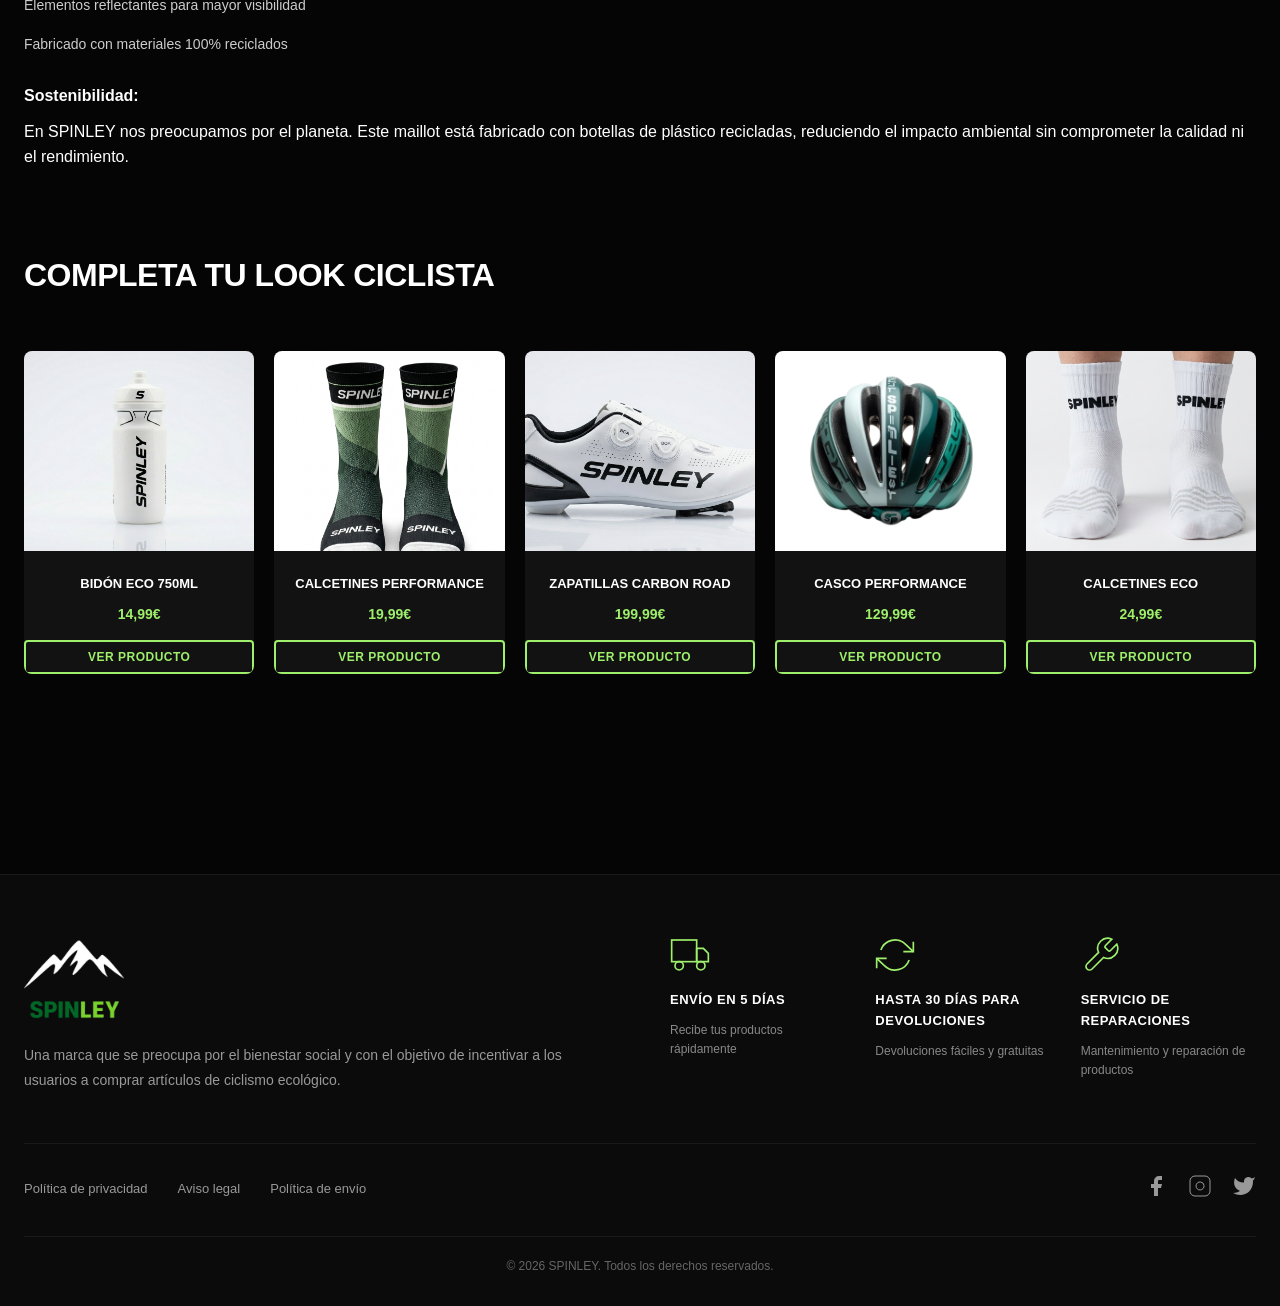
<file: producto.html>
<!DOCTYPE html>
<html lang="es">
<head>
    <meta charset="UTF-8">
    <meta name="viewport" content="width=device-width, initial-scale=1.0">
    <title>Maillot Blend 1.0 - SPINLEY</title>
    <link rel="stylesheet" href="styles.css">
</head>
<body>
    <div class="top-bar">
        <p>ENVÍO GRATIS A PARTIR DE COMPRAS SUPERIORES DE 80€</p>
    </div>

    <header class="header" id="header">
        <div class="container header-content">
            <div class="logo">
                <a href="index.html">
                    <img src="images/logoBlanco.png" width="100px">
                </a>
            </div>

            <nav class="nav-desktop">
                <a href="index.html" class="nav-link">INICIO</a>
                <a href="productos.html" class="nav-link">PRODUCTOS</a>
                <a href="carrito.html" class="nav-link">CARRITO</a>
                <a href="contacto.html" class="nav-link">CONTACTO</a>
            </nav>

            <div class="header-search">
                <input type="text" placeholder="Buscar productos..." class="search-input" id="search-input">
                <svg class="search-icon" width="20" height="20" viewBox="0 0 24 24" fill="none" stroke="currentColor" style="cursor: pointer;">
                    <circle cx="11" cy="11" r="8"></circle>
                    <path d="m21 21-4.35-4.35"></path>
                </svg>
            </div>

            <div class="header-actions">
                <button class="icon-btn search-btn-mobile">
                    <svg width="24" height="24" viewBox="0 0 24 24" fill="none" stroke="currentColor">
                        <circle cx="11" cy="11" r="8"></circle>
                        <path d="m21 21-4.35-4.35"></path>
                    </svg>
                </button>
                <button class="icon-btn">
                    <svg width="24" height="24" viewBox="0 0 24 24" fill="none" stroke="currentColor">
                        <path d="M20.84 4.61a5.5 5.5 0 0 0-7.78 0L12 5.67l-1.06-1.06a5.5 5.5 0 0 0-7.78 7.78l1.06 1.06L12 21.23l7.78-7.78 1.06-1.06a5.5 5.5 0 0 0 0-7.78z"></path>
                    </svg>
                </button>
                <button class="icon-btn cart-btn" onclick="window.location.href='carrito.html'">
                    <svg width="24" height="24" viewBox="0 0 24 24" fill="none" stroke="currentColor">
                        <circle cx="9" cy="21" r="1"></circle>
                        <circle cx="20" cy="21" r="1"></circle>
                        <path d="M1 1h4l2.68 13.39a2 2 0 0 0 2 1.61h9.72a2 2 0 0 0 2-1.61L23 6H6"></path>
                    </svg>
                    <span class="cart-count" id="cart-count">0</span>
                </button>
                <a href="contacto.html" class="btn-contact">CONTACTO</a>
                <button class="hamburger" id="hamburger">
                    <span></span>
                    <span></span>
                    <span></span>
                </button>
            </div>
        </div>

        <nav class="nav-mobile" id="nav-mobile">
            <a href="index.html" class="nav-link-mobile">INICIO</a>
            <a href="productos.html" class="nav-link-mobile">PRODUCTOS</a>
            <a href="carrito.html" class="nav-link-mobile">CARRITO</a>
            <a href="contacto.html" class="nav-link-mobile">CONTACTO</a>
        </nav>
    </header>

    <section class="product-detail">
        <div class="container">
            <div class="breadcrumb">
                <a href="index.html">Inicio</a> / <a href="productos.html">Productos</a> / <span>Maillot Blend 1.0</span>
            </div>

            <div class="product-layout">
                <div class="product-gallery">
                    <div class="gallery-main">
                        <img id="main-image" src="images/FOTO MAILLOT ROJO .png" alt="Maillot Blend 1.0">
                    </div>
                    <div class="gallery-thumbnails">
                        <img class="thumbnail active" src="images/FOTO MAILLOT ROJO .png" alt="Vista frontal" onclick="changeImage(this)">
                        <img class="thumbnail" src="images/LATERLA MAILLOT ROJO.png" alt="Vista lateral" onclick="changeImage(this)">
                        <img class="thumbnail" src="images/TRASERA MAILLOT ROJO.png" alt="Vista trasera" onclick="changeImage(this)">
                        <img class="thumbnail" src="images/DETALLE MAILLOT ROJO.png" alt="Detalle" onclick="changeImage(this)">
                    </div>
                </div>

                <div class="product-details">
                    <p class="product-category-tag">LONG SLEEVE JERSEY WOMEN</p>
                    <h1 class="product-title">MAILLOT SPINLEY BLEND 1.0</h1>
                    <div class="product-rating">
                        <div class="stars">
                            <span>★★★★</span><span class="empty">★</span>
                        </div>
                        <p class="rating-text">4.1 / 5 (45 valoraciones)</p>
                    </div>
                    <p class="product-price-large">79,99€</p>
                    <p class="product-stock">En stock</p>

                    <div class="product-description">
                        <p>Maillot de manga larga diseñado para ciclistas exigentes que buscan rendimiento y sostenibilidad. Fabricado con tejidos técnicos reciclados de alta calidad.</p>
                    </div>

                    <div class="product-options">
                        <div class="option-group">
                            <label>Color</label>
                            <div class="color-selector">
                                <button class="color-btn active" data-color="rojo" style="background: #c4382e"></button>
                                <button class="color-btn" data-color="verde" style="background: #9eef6b"></button>
                                <button class="color-btn" data-color="azul" style="background: #2e5c8e"></button>
                                <button class="color-btn" data-color="negro" style="background: #1a1a1a"></button>
                            </div>
                        </div>

                        <div class="option-group">
                            <label>Talla</label>
                            <div class="size-selector">
                                <button class="size-btn">XS</button>
                                <button class="size-btn">S</button>
                                <button class="size-btn active">M</button>
                                <button class="size-btn">L</button>
                                <button class="size-btn">XL</button>
                            </div>
                        </div>

                        <div class="option-group">
                            <label>Cantidad</label>
                            <div class="quantity-selector">
                                <button class="qty-btn" id="qty-minus">-</button>
                                <input type="number" id="quantity" value="1" min="1" max="10" readonly>
                                <button class="qty-btn" id="qty-plus">+</button>
                            </div>
                        </div>
                    </div>

                    <div class="product-actions">
                        <button class="btn btn-primary btn-large" id="add-to-cart-btn">AÑADIR AL CARRITO</button>
                        <button class="btn btn-secondary btn-large">COMPRAR AHORA</button>
                    </div>
                </div>
            </div>

            <div class="product-extended-info">
                <div class="info-tabs">
                    <button class="tab-btn active" data-tab="description">Descripción</button>
                    <button class="tab-btn" data-tab="specs">Especificaciones</button>
                    <button class="tab-btn" data-tab="reviews">Valoraciones</button>
                </div>

                <div class="tab-content active" id="description">
                    <h3>Descripción del producto</h3>
                    <p>El Maillot SPINLEY Blend 1.0 es la elección perfecta para ciclistas comprometidos con el medio ambiente sin renunciar al rendimiento. Este maillot de manga larga combina tecnología avanzada con materiales sostenibles.</p>

                    <h4>Características principales:</h4>
                    <ul>
                        <li>Tejido técnico reciclado de alta transpirabilidad</li>
                        <li>Sistema de control de humedad avanzado</li>
                        <li>Ajuste aerodinámico para máxima eficiencia</li>
                        <li>Bolsillos traseros con capacidad reforzada</li>
                        <li>Cremallera YKK de alta calidad</li>
                        <li>Elementos reflectantes para mayor visibilidad</li>
                        <li>Fabricado con materiales 100% reciclados</li>
                    </ul>

                    <h4>Sostenibilidad:</h4>
                    <p>En SPINLEY nos preocupamos por el planeta. Este maillot está fabricado con botellas de plástico recicladas, reduciendo el impacto ambiental sin comprometer la calidad ni el rendimiento.</p>
                </div>

                <div class="tab-content" id="specs">
                    <h3>Especificaciones técnicas</h3>
                    <ul>
                        <li><strong>Material:</strong> 85% poliéster reciclado, 15% elastano</li>
                        <li><strong>Peso:</strong> 180g (talla M)</li>
                        <li><strong>Ajuste:</strong> Slim fit / Race fit</li>
                        <li><strong>Temperatura recomendada:</strong> 10°C - 20°C</li>
                        <li><strong>Cuidados:</strong> Lavar a máquina 30°C, no usar secadora</li>
                        <li><strong>Origen:</strong> Diseñado en España, fabricado en Portugal</li>
                    </ul>
                </div>

                <div class="tab-content" id="reviews">
                    <h3>Valoraciones de clientes</h3>
                    <div class="reviews-summary">
                        <div class="rating-large">
                            <span class="rating-number">4.1</span>
                            <div class="stars-large">★★★★<span class="empty">★</span></div>
                            <p>45 valoraciones</p>
                        </div>
                    </div>

                    <div class="reviews-list">
                        <div class="review-item">
                            <div class="review-header">
                                <strong>Carlos M.</strong>
                                <div class="stars-small">★★★★★</div>
                            </div>
                            <p class="review-date">15 de marzo de 2026</p>
                            <p>Excelente calidad y muy cómodo. El ajuste es perfecto y la transpirabilidad es increíble incluso en rutas largas.</p>
                        </div>

                        <div class="review-item">
                            <div class="review-header">
                                <strong>Laura G.</strong>
                                <div class="stars-small">★★★★<span class="empty">★</span></div>
                            </div>
                            <p class="review-date">8 de marzo de 2026</p>
                            <p>Muy contenta con la compra. El diseño es espectacular y me encanta que sea eco-friendly. Solo le doy 4 estrellas porque me gustaría que tuviera más opciones de color.</p>
                        </div>

                        <div class="review-item">
                            <div class="review-header">
                                <strong>Miguel A.</strong>
                                <div class="stars-small">★★★★★</div>
                            </div>
                            <p class="review-date">2 de marzo de 2026</p>
                            <p>Relación calidad-precio inmejorable. Llevo usándolo 3 semanas y está como el primer día.</p>
                        </div>

                        <div class="review-item">
                            <div class="review-header">
                                <strong>Ana R.</strong>
                                <div class="stars-small">★★★★<span class="empty">★</span></div>
                            </div>
                            <p class="review-date">28 de febrero de 2026</p>
                            <p>Buen maillot en general, aunque el tallaje es un poco ajustado. Recomiendo pedir una talla más.</p>
                        </div>

                        <button class="btn btn-secondary">Ver más valoraciones</button>
                    </div>
                </div>
            </div>

            <div class="related-products">
                <h2 class="section-title">COMPLETA TU LOOK CICLISTA</h2>
                <div class="related-grid">
                    <div class="product-card-small">
                        <img src="images/BOTELLIN SPINLEY (1).png" alt="Bidón Eco">
                        <h4>BIDÓN ECO 750ML</h4>
                        <p class="price">14,99€</p>
                        <button class="btn btn-small" onclick="window.location.href='producto.html?id=10'">Ver producto</button>
                    </div>
                    <div class="product-card-small">
                        <img src="images/CALCETINES 1.png" alt="Calcetines">
                        <h4>CALCETINES PERFORMANCE</h4>
                        <p class="price">19,99€</p>
                        <button class="btn btn-small" onclick="window.location.href='producto.html?id=8'">Ver producto</button>
                    </div>
                    <div class="product-card-small">
                        <img src="images/ZAPATILLAS SPINLE.png" alt="Zapatillas">
                        <h4>ZAPATILLAS CARBON ROAD</h4>
                        <p class="price">199,99€</p>
                        <button class="btn btn-small" onclick="window.location.href='producto.html?id=9'">Ver producto</button>
                    </div>
                    <div class="product-card-small">
                        <img src="images/CASCO.png" alt="Casco">
                        <h4>CASCO PERFORMANCE</h4>
                        <p class="price">129,99€</p>
                        <button class="btn btn-small" onclick="window.location.href='producto.html?id=5'">Ver producto</button>
                    </div>
                    <div class="product-card-small">
                        <img src="images/CALCETINES 2.png" alt="Calcetines">
                        <h4>CALCETINES ECO</h4>
                        <p class="price">24,99€</p>
                        <button class="btn btn-small" onclick="window.location.href='producto.html?id=7'">Ver producto</button>
                    </div>
                </div>
            </div>
        </div>
    </section>

    <footer class="footer">
        <div class="container">
            <div class="footer-top">
                <div class="footer-brand">
                    <img src="images/logoBlanco.png" width="100px">
                    <p class="footer-description">Una marca que se preocupa por el bienestar social y con el objetivo de incentivar a los usuarios a comprar artículos de ciclismo ecológico.</p>
                </div>

                <div class="footer-features">
                    <div class="feature-item">
                        <svg width="40" height="40" viewBox="0 0 24 24" fill="none" stroke="#9eef6b">
                            <rect x="1" y="3" width="15" height="13"></rect>
                            <polygon points="16 8 20 8 23 11 23 16 16 16 16 8"></polygon>
                            <circle cx="5.5" cy="18.5" r="2.5"></circle>
                            <circle cx="18.5" cy="18.5" r="2.5"></circle>
                        </svg>
                        <h4>ENVÍO EN 5 DÍAS</h4>
                        <p>Recibe tus productos rápidamente</p>
                    </div>
                    <div class="feature-item">
                        <svg width="40" height="40" viewBox="0 0 24 24" fill="none" stroke="#9eef6b">
                            <polyline points="23 4 23 10 17 10"></polyline>
                            <polyline points="1 20 1 14 7 14"></polyline>
                            <path d="M3.51 9a9 9 0 0 1 14.85-3.36L23 10M1 14l4.64 4.36A9 9 0 0 0 20.49 15"></path>
                        </svg>
                        <h4>HASTA 30 DÍAS PARA DEVOLUCIONES</h4>
                        <p>Devoluciones fáciles y gratuitas</p>
                    </div>
                    <div class="feature-item">
                        <svg width="40" height="40" viewBox="0 0 24 24" fill="none" stroke="#9eef6b">
                            <path d="M14.7 6.3a1 1 0 0 0 0 1.4l1.6 1.6a1 1 0 0 0 1.4 0l3.77-3.77a6 6 0 0 1-7.94 7.94l-6.91 6.91a2.12 2.12 0 0 1-3-3l6.91-6.91a6 6 0 0 1 7.94-7.94l-3.76 3.76z"></path>
                        </svg>
                        <h4>SERVICIO DE REPARACIONES</h4>
                        <p>Mantenimiento y reparación de productos</p>
                    </div>
                </div>
            </div>

            <div class="footer-middle">
                <div class="footer-links">
                    <a href="privacidad.html">Política de privacidad</a>
                    <a href="aviso-legal.html">Aviso legal</a>
                    <a href="envio.html">Política de envío</a>
                </div>
                <div class="footer-social">
                    <a href="#" aria-label="Facebook">
                        <svg width="24" height="24" viewBox="0 0 24 24" fill="currentColor">
                            <path d="M18 2h-3a5 5 0 0 0-5 5v3H7v4h3v8h4v-8h3l1-4h-4V7a1 1 0 0 1 1-1h3z"></path>
                        </svg>
                    </a>
                    <a href="#" aria-label="Instagram">
                        <svg width="24" height="24" viewBox="0 0 24 24" fill="none" stroke="currentColor">
                            <rect x="2" y="2" width="20" height="20" rx="5" ry="5"></rect>
                            <path d="M16 11.37A4 4 0 1 1 12.63 8 4 4 0 0 1 16 11.37z"></path>
                            <line x1="17.5" y1="6.5" x2="17.51" y2="6.5"></line>
                        </svg>
                    </a>
                    <a href="#" aria-label="Twitter">
                        <svg width="24" height="24" viewBox="0 0 24 24" fill="currentColor">
                            <path d="M23 3a10.9 10.9 0 0 1-3.14 1.53 4.48 4.48 0 0 0-7.86 3v1A10.66 10.66 0 0 1 3 4s-4 9 5 13a11.64 11.64 0 0 1-7 2c9 5 20 0 20-11.5a4.5 4.5 0 0 0-.08-.83A7.72 7.72 0 0 0 23 3z"></path>
                        </svg>
                    </a>
                </div>
            </div>

            <div class="footer-bottom">
                <p>&copy; 2026 SPINLEY. Todos los derechos reservados.</p>
            </div>
        </div>
    </footer>

    <script src="script.js"></script>
</body>
</html>
</file>
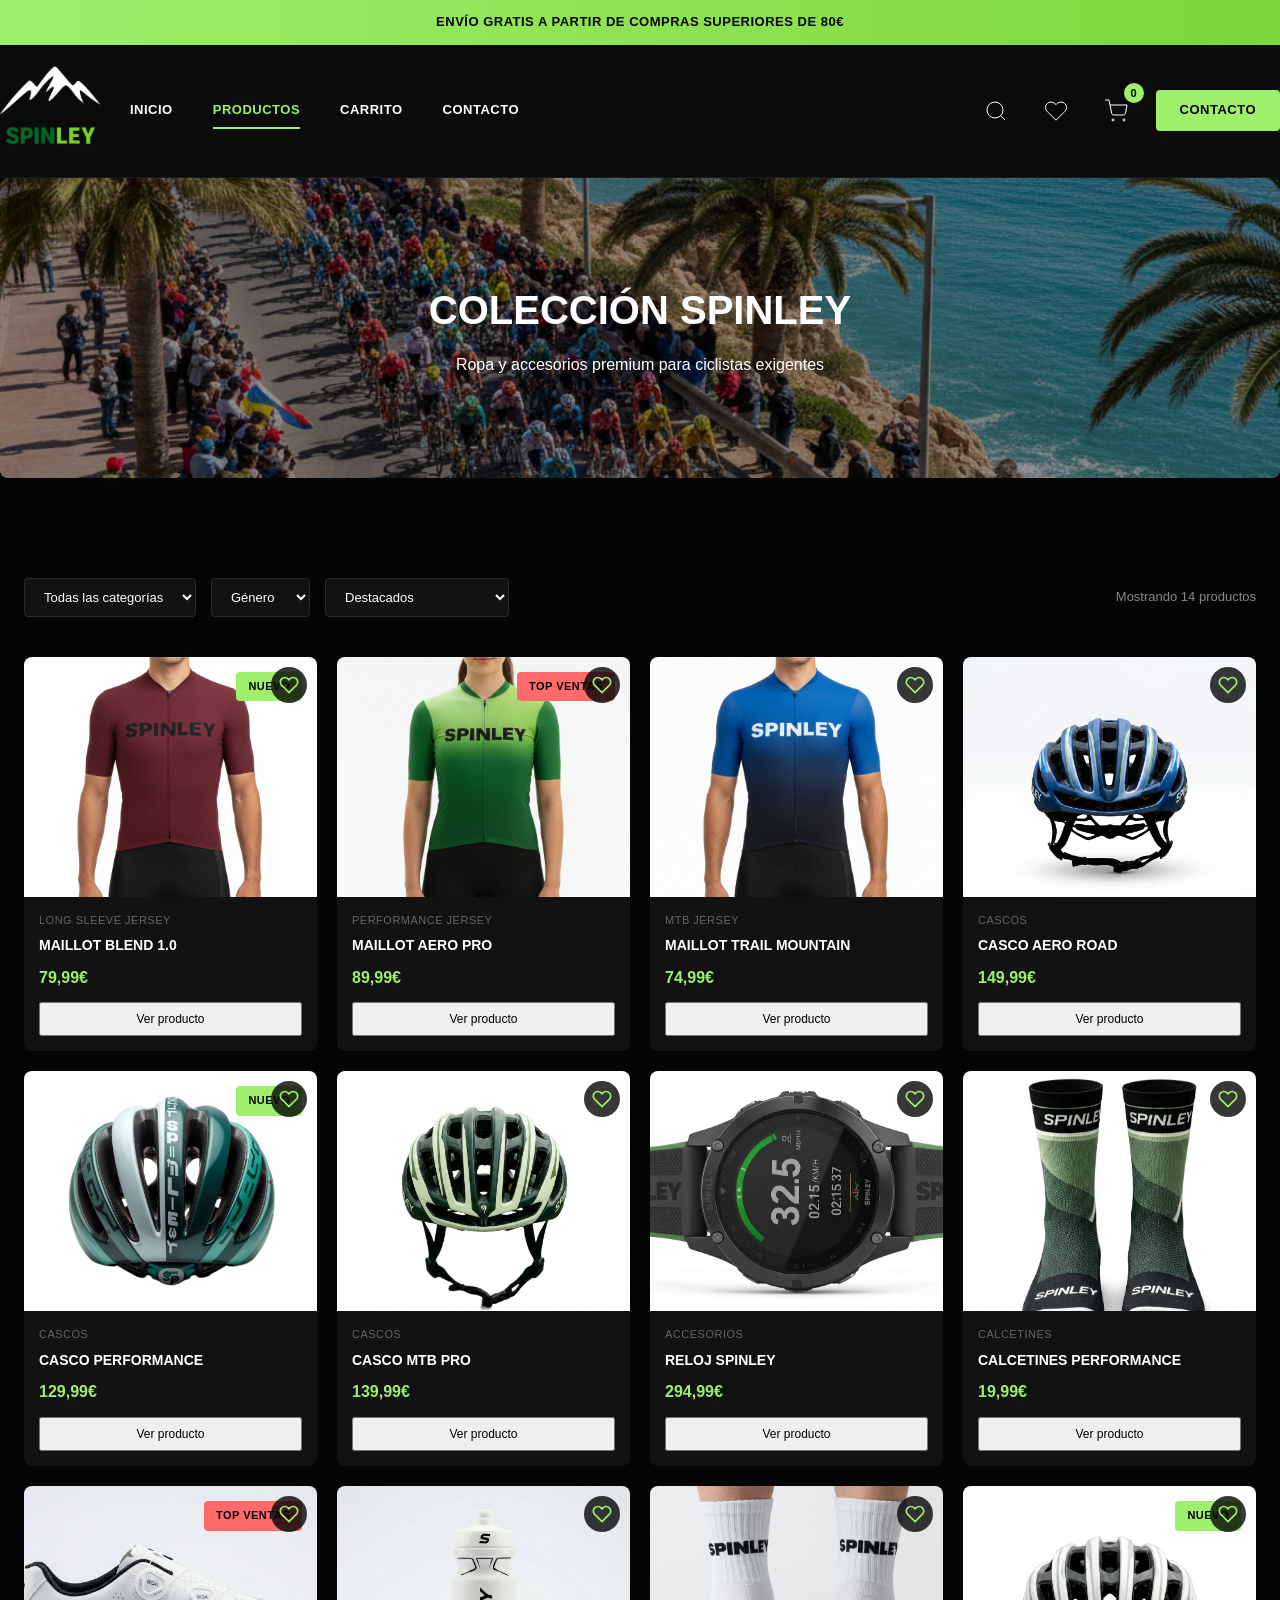
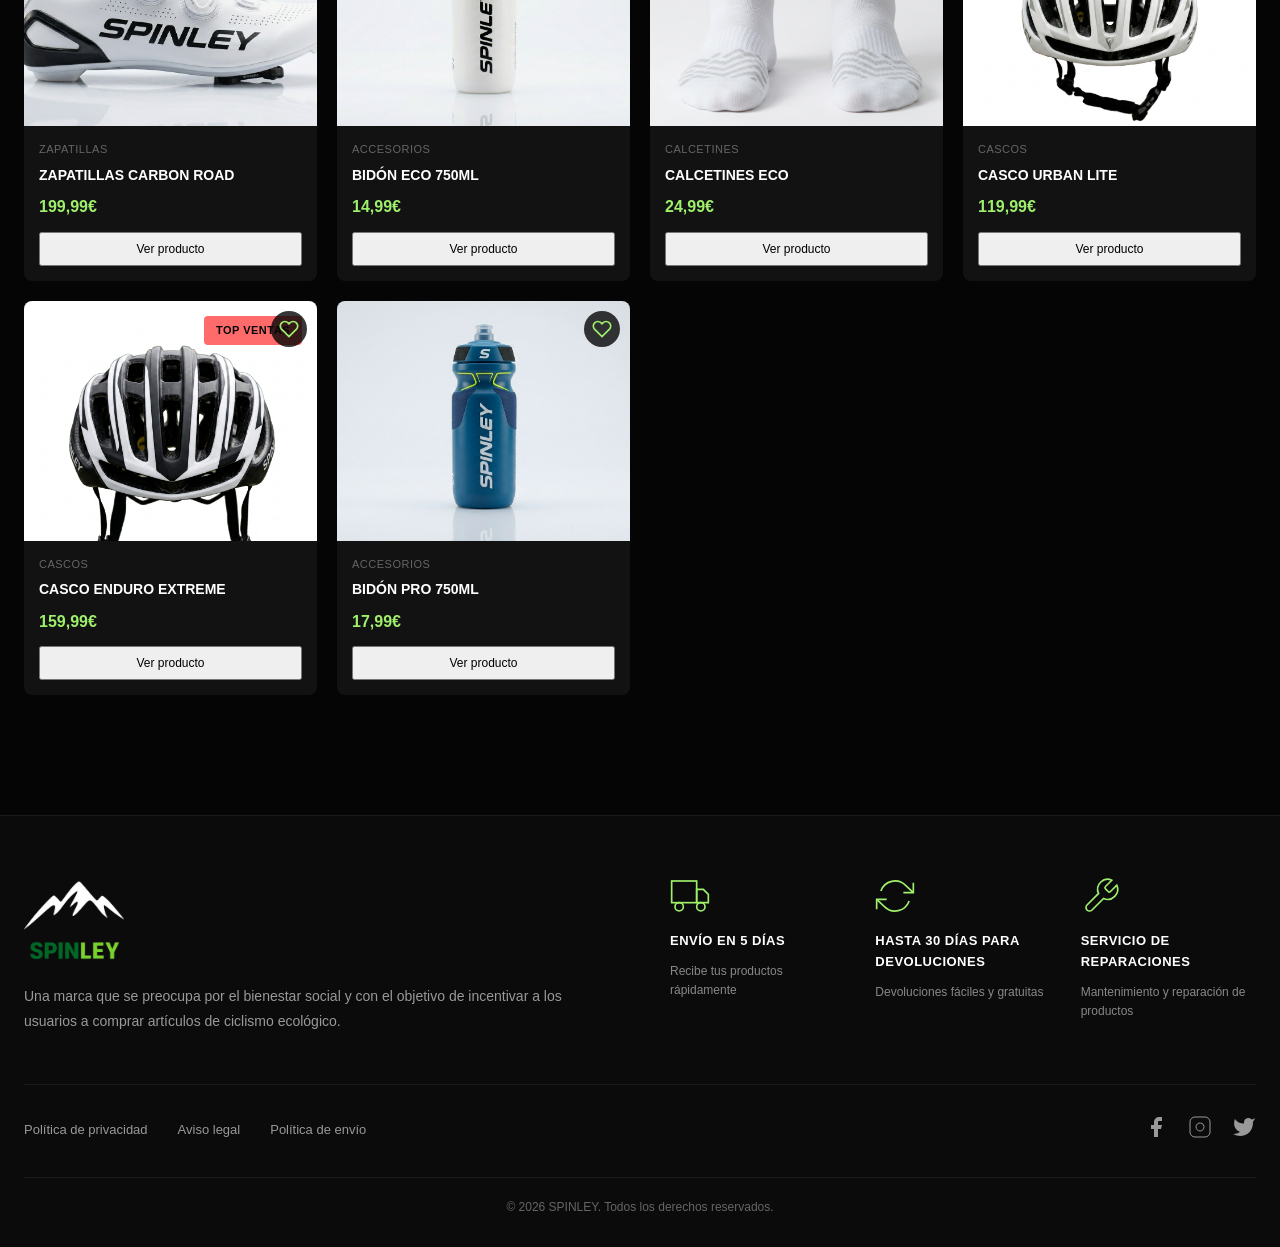
<file: productos.html>
<!DOCTYPE html>
<html lang="es">
<head>
    <meta charset="UTF-8">
    <meta name="viewport" content="width=device-width, initial-scale=1.0">
    <title>Productos - SPINLEY</title>
    <link rel="stylesheet" href="styles.css">
</head>
<body>
    <div class="top-bar">
        <p>ENVÍO GRATIS A PARTIR DE COMPRAS SUPERIORES DE 80€</p>
    </div>

    <header class="header" id="header">
        <div class="container header-content">
            <div class="logo">
                <a href="index.html">
                    <img src="images/logoBlanco.png" width="100px">
                </a>
            </div>

            <nav class="nav-desktop">
                <a href="index.html" class="nav-link">INICIO</a>
                <a href="productos.html" class="nav-link active">PRODUCTOS</a>
                <a href="carrito.html" class="nav-link">CARRITO</a>
                <a href="contacto.html" class="nav-link">CONTACTO</a>
            </nav>

            <div class="header-search">
                <input type="text" placeholder="Buscar productos..." class="search-input" id="search-input">
                <svg class="search-icon" width="20" height="20" viewBox="0 0 24 24" fill="none" stroke="currentColor" style="cursor: pointer;">
                    <circle cx="11" cy="11" r="8"></circle>
                    <path d="m21 21-4.35-4.35"></path>
                </svg>
            </div>

            <div class="header-actions">
                <button class="icon-btn search-btn-mobile">
                    <svg width="24" height="24" viewBox="0 0 24 24" fill="none" stroke="currentColor">
                        <circle cx="11" cy="11" r="8"></circle>
                        <path d="m21 21-4.35-4.35"></path>
                    </svg>
                </button>
                <button class="icon-btn">
                    <svg width="24" height="24" viewBox="0 0 24 24" fill="none" stroke="currentColor">
                        <path d="M20.84 4.61a5.5 5.5 0 0 0-7.78 0L12 5.67l-1.06-1.06a5.5 5.5 0 0 0-7.78 7.78l1.06 1.06L12 21.23l7.78-7.78 1.06-1.06a5.5 5.5 0 0 0 0-7.78z"></path>
                    </svg>
                </button>
                <button class="icon-btn cart-btn" onclick="window.location.href='carrito.html'">
                    <svg width="24" height="24" viewBox="0 0 24 24" fill="none" stroke="currentColor">
                        <circle cx="9" cy="21" r="1"></circle>
                        <circle cx="20" cy="21" r="1"></circle>
                        <path d="M1 1h4l2.68 13.39a2 2 0 0 0 2 1.61h9.72a2 2 0 0 0 2-1.61L23 6H6"></path>
                    </svg>
                    <span class="cart-count" id="cart-count">0</span>
                </button>
                <a href="contacto.html" class="btn-contact">CONTACTO</a>
                <button class="hamburger" id="hamburger">
                    <span></span>
                    <span></span>
                    <span></span>
                </button>
            </div>
        </div>

        <nav class="nav-mobile" id="nav-mobile">
            <a href="index.html" class="nav-link-mobile">INICIO</a>
            <a href="productos.html" class="nav-link-mobile">PRODUCTOS</a>
            <a href="carrito.html" class="nav-link-mobile">CARRITO</a>
            <a href="contacto.html" class="nav-link-mobile">CONTACTO</a>
        </nav>
    </header>

    <section class="catalog-hero">
        <div class="catalog-hero-image">
            <img src="images/FOTO APARTADO EVENTOS .png" alt="Colección SPINLEY">
            <div class="hero-overlay"></div>
        </div>
        <div class="catalog-hero-content">
            <h1>COLECCIÓN SPINLEY</h1>
            <p>Ropa y accesorios premium para ciclistas exigentes</p>
        </div>
    </section>

    <section class="catalog-section">
        <div class="container">
            <div class="catalog-controls">
                <div class="filters">
                    <select id="category-filter" class="filter-select">
                        <option value="">Todas las categorías</option>
                        <option value="maillots">Maillots</option>
                        <option value="cascos">Cascos</option>
                        <option value="guantes">Guantes</option>
                        <option value="zapatillas">Zapatillas</option>
                        <option value="calcetines">Calcetines</option>
                        <option value="accesorios">Accesorios</option>
                    </select>

                    <select id="gender-filter" class="filter-select">
                        <option value="">Género</option>
                        <option value="hombre">Hombre</option>
                        <option value="mujer">Mujer</option>
                        <option value="unisex">Unisex</option>
                    </select>

                    <select id="sort-filter" class="filter-select">
                        <option value="featured">Destacados</option>
                        <option value="price-asc">Precio: menor a mayor</option>
                        <option value="price-desc">Precio: mayor a menor</option>
                        <option value="newest">Novedades</option>
                    </select>
                </div>

                <p class="results-count" id="results-count">Mostrando 14 productos</p>
            </div>

            <div class="catalog-grid" id="catalog-grid">
                <div class="product-card-catalog" data-category="maillots" data-gender="hombre" data-price="79.99" data-new="true">
                    <div class="product-image-catalog">
                        <a href="producto.html?id=1"><img src="images/FOTO MAILLOT ROJO .png" alt="Maillot Blend 1.0"></a>
                        <span class="badge badge-new">NUEVO</span>
                        <button class="quick-add" onclick="addToCartQuick(1, 'MAILLOT BLEND 1.0', 79.99)">Añadir al carrito</button>
                    </div>
                    <div class="product-info-catalog">
                        <p class="product-category-small">Long Sleeve Jersey</p>
                        <h3 class="product-name-catalog"><a href="producto.html?id=1">MAILLOT BLEND 1.0</a></h3>
                        <p class="product-price-catalog">79,99€</p>
                        <button class="btn-small" onclick="window.location.href='producto.html?id=1'">Ver producto</button>
                    </div>
                </div>

                <div class="product-card-catalog" data-category="maillots" data-gender="hombre" data-price="89.99">
                    <div class="product-image-catalog">
                        <a href="producto.html?id=2"><img src="images/FOTO MODELO MAILLOT VERDE .png" alt="Maillot Aero Pro"></a>
                        <span class="badge badge-top">TOP VENTAS</span>
                        <button class="quick-add" onclick="addToCartQuick(2, 'MAILLOT AERO PRO', 89.99)">Añadir al carrito</button>
                    </div>
                    <div class="product-info-catalog">
                        <p class="product-category-small">Performance Jersey</p>
                        <h3 class="product-name-catalog"><a href="producto.html?id=2">MAILLOT AERO PRO</a></h3>
                        <p class="product-price-catalog">89,99€</p>
                        <button class="btn-small" onclick="window.location.href='producto.html?id=2'">Ver producto</button>
                    </div>
                </div>

                <div class="product-card-catalog" data-category="maillots" data-gender="unisex" data-price="74.99">
                    <div class="product-image-catalog">
                        <a href="producto.html?id=3"><img src="images/FOTO MODELO MAILLOT AZUL.png" alt="Maillot Trail"></a>
                        <button class="quick-add" onclick="addToCartQuick(3, 'MAILLOT TRAIL MOUNTAIN', 74.99)">Añadir al carrito</button>
                    </div>
                    <div class="product-info-catalog">
                        <p class="product-category-small">MTB Jersey</p>
                        <h3 class="product-name-catalog"><a href="producto.html?id=3">MAILLOT TRAIL MOUNTAIN</a></h3>
                        <p class="product-price-catalog">74,99€</p>
                        <button class="btn-small" onclick="window.location.href='producto.html?id=3'">Ver producto</button>
                    </div>
                </div>

                <div class="product-card-catalog" data-category="cascos" data-gender="unisex" data-price="149.99">
                    <div class="product-image-catalog">
                        <a href="producto.html?id=4"><img src="images/CASCO 1.png" alt="Casco Aero Road"></a>
                        <button class="quick-add" onclick="addToCartQuick(4, 'CASCO AERO ROAD', 149.99)">Añadir al carrito</button>
                    </div>
                    <div class="product-info-catalog">
                        <p class="product-category-small">Cascos</p>
                        <h3 class="product-name-catalog"><a href="producto.html?id=4">CASCO AERO ROAD</a></h3>
                        <p class="product-price-catalog">149,99€</p>
                        <button class="btn-small" onclick="window.location.href='producto.html?id=4'">Ver producto</button>
                    </div>
                </div>

                <div class="product-card-catalog" data-category="cascos" data-gender="unisex" data-price="129.99" data-new="true">
                    <div class="product-image-catalog">
                        <a href="producto.html?id=5"><img src="images/CASCO.png" alt="Casco Performance"></a>
                        <span class="badge badge-new">NUEVO</span>
                        <button class="quick-add" onclick="addToCartQuick(5, 'CASCO PERFORMANCE', 129.99)">Añadir al carrito</button>
                    </div>
                    <div class="product-info-catalog">
                        <p class="product-category-small">Cascos</p>
                        <h3 class="product-name-catalog"><a href="producto.html?id=5">CASCO PERFORMANCE</a></h3>
                        <p class="product-price-catalog">129,99€</p>
                        <button class="btn-small" onclick="window.location.href='producto.html?id=5'">Ver producto</button>
                    </div>
                </div>

                <div class="product-card-catalog" data-category="cascos" data-gender="unisex" data-price="139.99">
                    <div class="product-image-catalog">
                        <a href="producto.html?id=6"><img src="images/CASCO 3.png" alt="Casco MTB Pro"></a>
                        <button class="quick-add" onclick="addToCartQuick(6, 'CASCO MTB PRO', 139.99)">Añadir al carrito</button>
                    </div>
                    <div class="product-info-catalog">
                        <p class="product-category-small">Cascos</p>
                        <h3 class="product-name-catalog"><a href="producto.html?id=6">CASCO MTB PRO</a></h3>
                        <p class="product-price-catalog">139,99€</p>
                        <button class="btn-small" onclick="window.location.href='producto.html?id=6'">Ver producto</button>
                    </div>
                </div>

                <div class="product-card-catalog" data-category="accesorios" data-gender="unisex" data-price="294.99">
                    <div class="product-image-catalog">
                        <a href="producto.html?id=7"><img src="images/RELOJ SPINLEY.png" alt="Reloj Spinley"></a>
                        <button class="quick-add" onclick="addToCartQuick(7, 'RELOJ SPINLEY', 294.99)">Añadir al carrito</button>
                    </div>
                    <div class="product-info-catalog">
                        <p class="product-category-small">Accesorios</p>
                        <h3 class="product-name-catalog"><a href="producto.html?id=7">RELOJ SPINLEY</a></h3>
                        <p class="product-price-catalog">294,99€</p>
                        <button class="btn-small" onclick="window.location.href='producto.html?id=7'">Ver producto</button>
                    </div>
                </div>

                <div class="product-card-catalog" data-category="calcetines" data-gender="unisex" data-price="19.99">
                    <div class="product-image-catalog">
                        <a href="producto.html?id=8"><img src="images/CALCETINES 1.png" alt="Calcetines Performance"></a>
                        <button class="quick-add" onclick="addToCartQuick(8, 'CALCETINES PERFORMANCE', 19.99)">Añadir al carrito</button>
                    </div>
                    <div class="product-info-catalog">
                        <p class="product-category-small">Calcetines</p>
                        <h3 class="product-name-catalog"><a href="producto.html?id=8">CALCETINES PERFORMANCE</a></h3>
                        <p class="product-price-catalog">19,99€</p>
                        <button class="btn-small" onclick="window.location.href='producto.html?id=8'">Ver producto</button>
                    </div>
                </div>

                <div class="product-card-catalog" data-category="zapatillas" data-gender="unisex" data-price="199.99">
                    <div class="product-image-catalog">
                        <a href="producto.html?id=9"><img src="images/ZAPATILLAS SPINLE.png" alt="Zapatillas Carbon Road"></a>
                        <span class="badge badge-top">TOP VENTAS</span>
                        <button class="quick-add" onclick="addToCartQuick(9, 'ZAPATILLAS CARBON ROAD', 199.99)">Añadir al carrito</button>
                    </div>
                    <div class="product-info-catalog">
                        <p class="product-category-small">Zapatillas</p>
                        <h3 class="product-name-catalog"><a href="producto.html?id=9">ZAPATILLAS CARBON ROAD</a></h3>
                        <p class="product-price-catalog">199,99€</p>
                        <button class="btn-small" onclick="window.location.href='producto.html?id=9'">Ver producto</button>
                    </div>
                </div>

                <div class="product-card-catalog" data-category="accesorios" data-gender="unisex" data-price="14.99">
                    <div class="product-image-catalog">
                        <a href="producto.html?id=10"><img src="images/BOTELLIN SPINLEY (1).png" alt="Bidón Eco"></a>
                        <button class="quick-add" onclick="addToCartQuick(10, 'BIDÓN ECO 750ML', 14.99)">Añadir al carrito</button>
                    </div>
                    <div class="product-info-catalog">
                        <p class="product-category-small">Accesorios</p>
                        <h3 class="product-name-catalog"><a href="producto.html?id=10">BIDÓN ECO 750ML</a></h3>
                        <p class="product-price-catalog">14,99€</p>
                        <button class="btn-small" onclick="window.location.href='producto.html?id=10'">Ver producto</button>
                    </div>
                </div>

                <div class="product-card-catalog" data-category="calcetines" data-gender="unisex" data-price="24.99">
                    <div class="product-image-catalog">
                        <a href="producto.html?id=12"><img src="images/CALCETINES 2.png" alt="Calcetines Eco"></a>
                        <button class="quick-add" onclick="addToCartQuick(12, 'CALCETINES ECO', 24.99)">Añadir al carrito</button>
                    </div>
                    <div class="product-info-catalog">
                        <p class="product-category-small">Calcetines</p>
                        <h3 class="product-name-catalog"><a href="producto.html?id=12">CALCETINES ECO</a></h3>
                        <p class="product-price-catalog">24,99€</p>
                        <button class="btn-small" onclick="window.location.href='producto.html?id=12'">Ver producto</button>
                    </div>
                </div>

                <div class="product-card-catalog" data-category="cascos" data-gender="unisex" data-price="119.99" data-new="true">
                    <div class="product-image-catalog">
                        <a href="producto.html?id=13"><img src="images/CASCO 2.png" alt="Casco Urban Lite"></a>
                        <span class="badge badge-new">NUEVO</span>
                        <button class="quick-add" onclick="addToCartQuick(13, 'CASCO URBAN LITE', 119.99)">Añadir al carrito</button>
                    </div>
                    <div class="product-info-catalog">
                        <p class="product-category-small">Cascos</p>
                        <h3 class="product-name-catalog"><a href="producto.html?id=13">CASCO URBAN LITE</a></h3>
                        <p class="product-price-catalog">119,99€</p>
                        <button class="btn-small" onclick="window.location.href='producto.html?id=13'">Ver producto</button>
                    </div>
                </div>

                <div class="product-card-catalog" data-category="cascos" data-gender="unisex" data-price="159.99">
                    <div class="product-image-catalog">
                        <a href="producto.html?id=14"><img src="images/CASCO 4.png" alt="Casco Enduro Extreme"></a>
                        <span class="badge badge-top">TOP VENTAS</span>
                        <button class="quick-add" onclick="addToCartQuick(14, 'CASCO ENDURO EXTREME', 159.99)">Añadir al carrito</button>
                    </div>
                    <div class="product-info-catalog">
                        <p class="product-category-small">Cascos</p>
                        <h3 class="product-name-catalog"><a href="producto.html?id=14">CASCO ENDURO EXTREME</a></h3>
                        <p class="product-price-catalog">159,99€</p>
                        <button class="btn-small" onclick="window.location.href='producto.html?id=14'">Ver producto</button>
                    </div>
                </div>

                <div class="product-card-catalog" data-category="accesorios" data-gender="unisex" data-price="17.99">
                    <div class="product-image-catalog">
                        <a href="producto.html?id=15"><img src="images/BOTELLIN SPINLEY (2).png" alt="Bidon Pro"></a>
                        <button class="quick-add" onclick="addToCartQuick(15, 'BIDÓN PRO 750ML', 17.99)">Añadir al carrito</button>
                    </div>
                    <div class="product-info-catalog">
                        <p class="product-category-small">Accesorios</p>
                        <h3 class="product-name-catalog"><a href="producto.html?id=15">BIDÓN PRO 750ML</a></h3>
                        <p class="product-price-catalog">17,99€</p>
                        <button class="btn-small" onclick="window.location.href='producto.html?id=15'">Ver producto</button>
                    </div>
                </div>
            </div>
        </div>
    </section>

    <footer class="footer">
        <div class="container">
            <div class="footer-top">
                <div class="footer-brand">
                    <img src="images/logoBlanco.png" width="100px">
                    <p class="footer-description">Una marca que se preocupa por el bienestar social y con el objetivo de incentivar a los usuarios a comprar artículos de ciclismo ecológico.</p>
                </div>

                <div class="footer-features">
                    <div class="feature-item">
                        <svg width="40" height="40" viewBox="0 0 24 24" fill="none" stroke="#9eef6b">
                            <rect x="1" y="3" width="15" height="13"></rect>
                            <polygon points="16 8 20 8 23 11 23 16 16 16 16 8"></polygon>
                            <circle cx="5.5" cy="18.5" r="2.5"></circle>
                            <circle cx="18.5" cy="18.5" r="2.5"></circle>
                        </svg>
                        <h4>ENVÍO EN 5 DÍAS</h4>
                        <p>Recibe tus productos rápidamente</p>
                    </div>
                    <div class="feature-item">
                        <svg width="40" height="40" viewBox="0 0 24 24" fill="none" stroke="#9eef6b">
                            <polyline points="23 4 23 10 17 10"></polyline>
                            <polyline points="1 20 1 14 7 14"></polyline>
                            <path d="M3.51 9a9 9 0 0 1 14.85-3.36L23 10M1 14l4.64 4.36A9 9 0 0 0 20.49 15"></path>
                        </svg>
                        <h4>HASTA 30 DÍAS PARA DEVOLUCIONES</h4>
                        <p>Devoluciones fáciles y gratuitas</p>
                    </div>
                    <div class="feature-item">
                        <svg width="40" height="40" viewBox="0 0 24 24" fill="none" stroke="#9eef6b">
                            <path d="M14.7 6.3a1 1 0 0 0 0 1.4l1.6 1.6a1 1 0 0 0 1.4 0l3.77-3.77a6 6 0 0 1-7.94 7.94l-6.91 6.91a2.12 2.12 0 0 1-3-3l6.91-6.91a6 6 0 0 1 7.94-7.94l-3.76 3.76z"></path>
                        </svg>
                        <h4>SERVICIO DE REPARACIONES</h4>
                        <p>Mantenimiento y reparación de productos</p>
                    </div>
                </div>
            </div>

            <div class="footer-middle">
                <div class="footer-links">
                    <a href="privacidad.html">Política de privacidad</a>
                    <a href="aviso-legal.html">Aviso legal</a>
                    <a href="envio.html">Política de envío</a>
                </div>
                <div class="footer-social">
                    <a href="#" aria-label="Facebook">
                        <svg width="24" height="24" viewBox="0 0 24 24" fill="currentColor">
                            <path d="M18 2h-3a5 5 0 0 0-5 5v3H7v4h3v8h4v-8h3l1-4h-4V7a1 1 0 0 1 1-1h3z"></path>
                        </svg>
                    </a>
                    <a href="#" aria-label="Instagram">
                        <svg width="24" height="24" viewBox="0 0 24 24" fill="none" stroke="currentColor">
                            <rect x="2" y="2" width="20" height="20" rx="5" ry="5"></rect>
                            <path d="M16 11.37A4 4 0 1 1 12.63 8 4 4 0 0 1 16 11.37z"></path>
                            <line x1="17.5" y1="6.5" x2="17.51" y2="6.5"></line>
                        </svg>
                    </a>
                    <a href="#" aria-label="Twitter">
                        <svg width="24" height="24" viewBox="0 0 24 24" fill="currentColor">
                            <path d="M23 3a10.9 10.9 0 0 1-3.14 1.53 4.48 4.48 0 0 0-7.86 3v1A10.66 10.66 0 0 1 3 4s-4 9 5 13a11.64 11.64 0 0 1-7 2c9 5 20 0 20-11.5a4.5 4.5 0 0 0-.08-.83A7.72 7.72 0 0 0 23 3z"></path>
                        </svg>
                    </a>
                </div>
            </div>

            <div class="footer-bottom">
                <p>&copy; 2026 SPINLEY. Todos los derechos reservados.</p>
            </div>
        </div>
    </footer>

    <script src="script.js"></script>
</body>
</html>
</file>
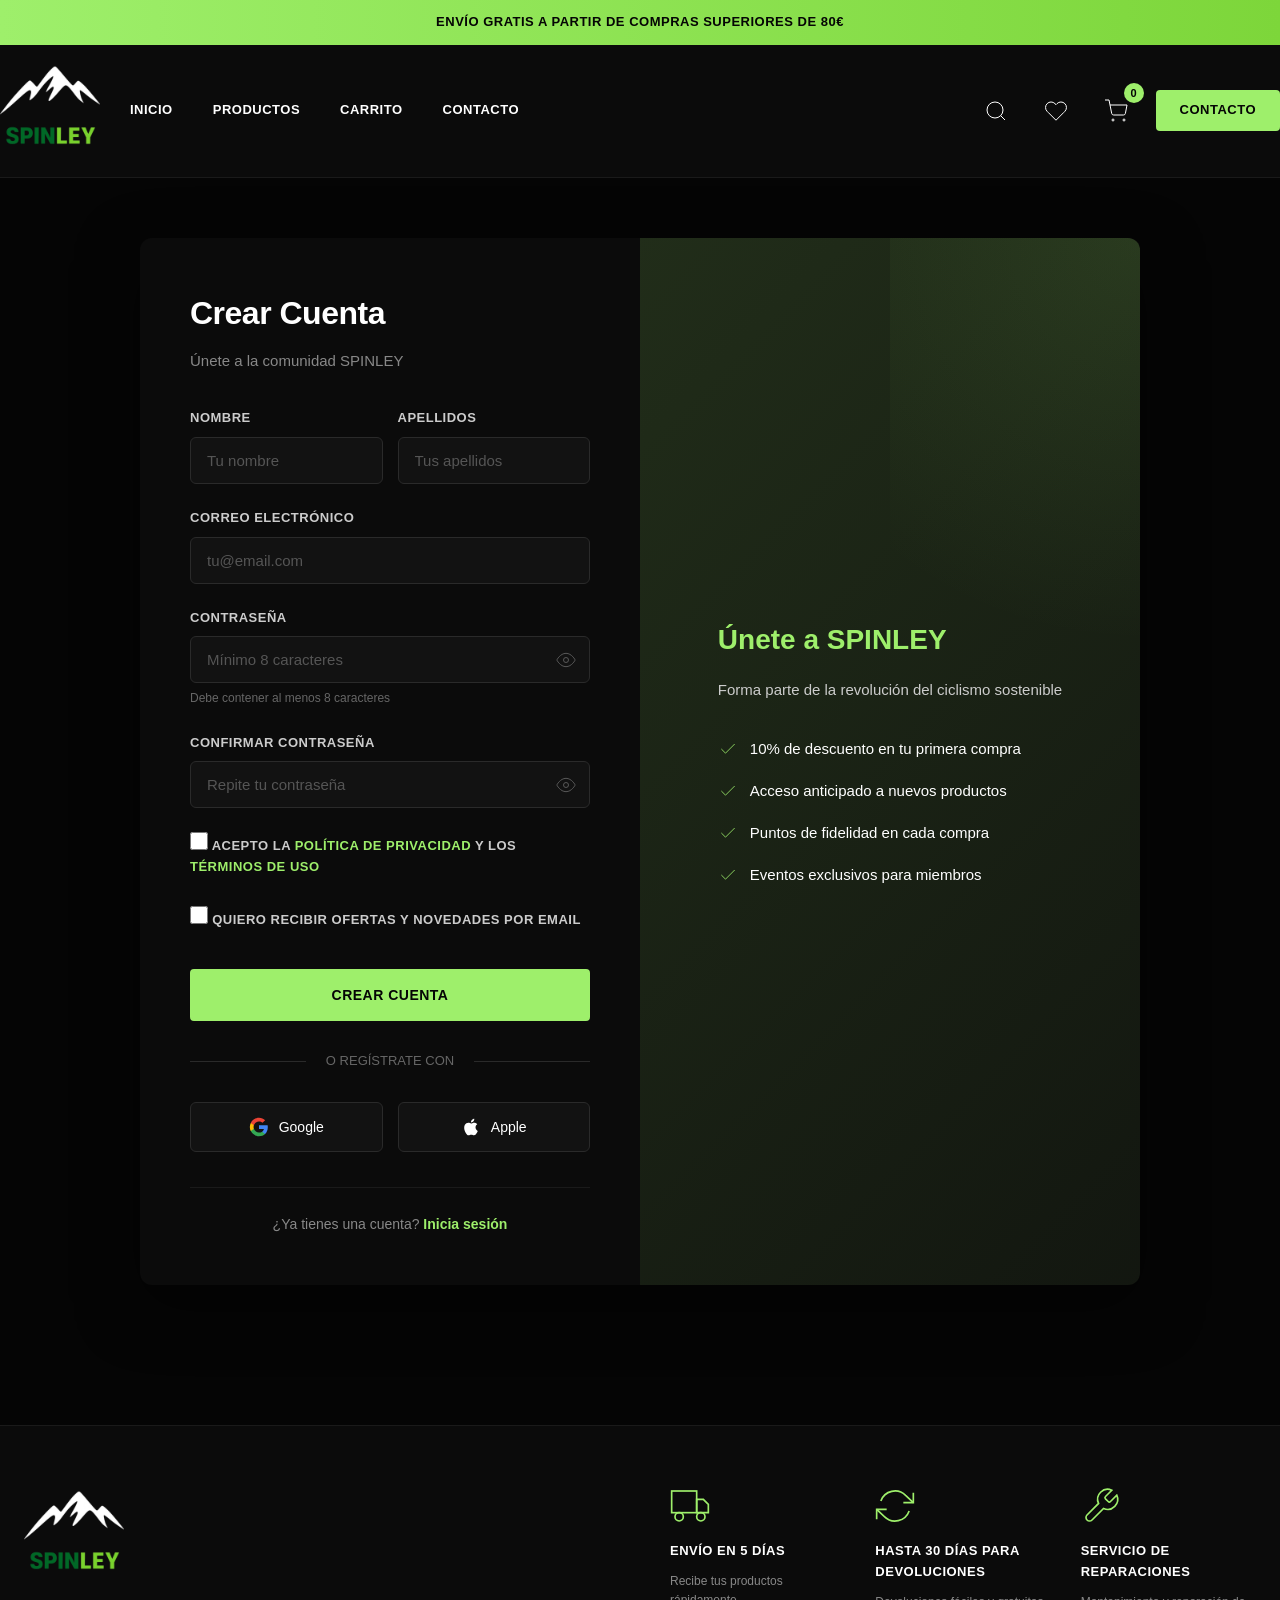
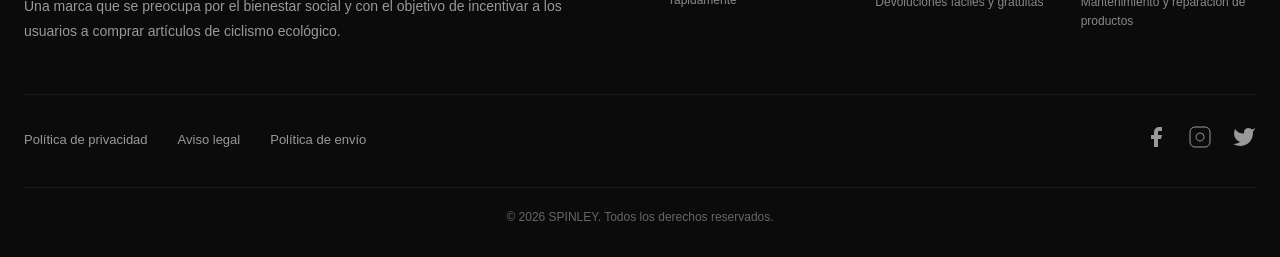
<file: registro.html>
<!DOCTYPE html>
<html lang="es">
<head>
    <meta charset="UTF-8">
    <meta name="viewport" content="width=device-width, initial-scale=1.0">
    <title>Crear Cuenta - SPINLEY</title>
    <link rel="stylesheet" href="styles.css">
</head>
<body>
    <div class="top-bar">
        <p>ENVÍO GRATIS A PARTIR DE COMPRAS SUPERIORES DE 80€</p>
    </div>

    <header class="header" id="header">
        <div class="container header-content">
            <div class="logo">
                <a href="index.html">
                    <img src="images/logoBlanco.png" width="100px">
                </a>
            </div>

            <nav class="nav-desktop">
                <a href="index.html" class="nav-link">INICIO</a>
                <a href="productos.html" class="nav-link">PRODUCTOS</a>
                <a href="carrito.html" class="nav-link">CARRITO</a>
                <a href="contacto.html" class="nav-link">CONTACTO</a>
            </nav>

            <div class="header-search">
                <input type="text" placeholder="Buscar productos..." class="search-input" id="search-input">
                <svg class="search-icon" width="20" height="20" viewBox="0 0 24 24" fill="none" stroke="currentColor" style="cursor: pointer;">
                    <circle cx="11" cy="11" r="8"></circle>
                    <path d="m21 21-4.35-4.35"></path>
                </svg>
            </div>

            <div class="header-actions">
                <button class="icon-btn">
                    <svg width="24" height="24" viewBox="0 0 24 24" fill="none" stroke="currentColor">
                        <circle cx="11" cy="11" r="8"></circle>
                        <path d="m21 21-4.35-4.35"></path>
                    </svg>
                </button>
                <button class="icon-btn">
                    <svg width="24" height="24" viewBox="0 0 24 24" fill="none" stroke="currentColor">
                        <path d="M20.84 4.61a5.5 5.5 0 0 0-7.78 0L12 5.67l-1.06-1.06a5.5 5.5 0 0 0-7.78 7.78l1.06 1.06L12 21.23l7.78-7.78 1.06-1.06a5.5 5.5 0 0 0 0-7.78z"></path>
                    </svg>
                </button>
                <button class="icon-btn cart-btn" onclick="window.location.href='carrito.html'">
                    <svg width="24" height="24" viewBox="0 0 24 24" fill="none" stroke="currentColor">
                        <circle cx="9" cy="21" r="1"></circle>
                        <circle cx="20" cy="21" r="1"></circle>
                        <path d="M1 1h4l2.68 13.39a2 2 0 0 0 2 1.61h9.72a2 2 0 0 0 2-1.61L23 6H6"></path>
                    </svg>
                    <span class="cart-count" id="cart-count">0</span>
                </button>
                <a href="contacto.html" class="btn-contact">CONTACTO</a>
                <button class="hamburger" id="hamburger">
                    <span></span>
                    <span></span>
                    <span></span>
                </button>
            </div>
        </div>

        <nav class="nav-mobile" id="nav-mobile">
            <a href="index.html" class="nav-link-mobile">INICIO</a>
            <a href="productos.html" class="nav-link-mobile">PRODUCTOS</a>
            <a href="carrito.html" class="nav-link-mobile">CARRITO</a>
            <a href="contacto.html" class="nav-link-mobile">CONTACTO</a>
        </nav>
    </header>

    <main class="login-page">
        <div class="container">
            <div class="login-container">
                <div class="login-box">
                    <div class="login-header">
                        <h1>Crear Cuenta</h1>
                        <p>Únete a la comunidad SPINLEY</p>
                    </div>

                    <form class="login-form" id="register-form">
                        <div class="form-row">
                            <div class="form-group">
                                <label for="nombre">Nombre</label>
                                <input type="text" id="nombre" name="nombre" placeholder="Tu nombre" required>
                            </div>
                            <div class="form-group">
                                <label for="apellidos">Apellidos</label>
                                <input type="text" id="apellidos" name="apellidos" placeholder="Tus apellidos" required>
                            </div>
                        </div>

                        <div class="form-group">
                            <label for="email">Correo electrónico</label>
                            <input type="email" id="email" name="email" placeholder="tu@email.com" required>
                        </div>

                        <div class="form-group">
                            <label for="password">Contraseña</label>
                            <div class="password-input-wrapper">
                                <input type="password" id="password" name="password" placeholder="Mínimo 8 caracteres" required minlength="8">
                                <button type="button" class="toggle-password" id="toggle-password">
                                    <svg width="20" height="20" viewBox="0 0 24 24" fill="none" stroke="currentColor" class="eye-icon">
                                        <path d="M1 12s4-8 11-8 11 8 11 8-4 8-11 8-11-8-11-8z"></path>
                                        <circle cx="12" cy="12" r="3"></circle>
                                    </svg>
                                    <svg width="20" height="20" viewBox="0 0 24 24" fill="none" stroke="currentColor" class="eye-off-icon" style="display: none;">
                                        <path d="M17.94 17.94A10.07 10.07 0 0 1 12 20c-7 0-11-8-11-8a18.45 18.45 0 0 1 5.06-5.94M9.9 4.24A9.12 9.12 0 0 1 12 4c7 0 11 8 11 8a18.5 18.5 0 0 1-2.16 3.19m-6.72-1.07a3 3 0 1 1-4.24-4.24"></path>
                                        <line x1="1" y1="1" x2="23" y2="23"></line>
                                    </svg>
                                </button>
                            </div>
                            <p class="password-hint">Debe contener al menos 8 caracteres</p>
                        </div>

                        <div class="form-group">
                            <label for="confirm-password">Confirmar contraseña</label>
                            <div class="password-input-wrapper">
                                <input type="password" id="confirm-password" name="confirm-password" placeholder="Repite tu contraseña" required>
                                <button type="button" class="toggle-password" id="toggle-confirm-password">
                                    <svg width="20" height="20" viewBox="0 0 24 24" fill="none" stroke="currentColor" class="eye-icon">
                                        <path d="M1 12s4-8 11-8 11 8 11 8-4 8-11 8-11-8-11-8z"></path>
                                        <circle cx="12" cy="12" r="3"></circle>
                                    </svg>
                                    <svg width="20" height="20" viewBox="0 0 24 24" fill="none" stroke="currentColor" class="eye-off-icon" style="display: none;">
                                        <path d="M17.94 17.94A10.07 10.07 0 0 1 12 20c-7 0-11-8-11-8a18.45 18.45 0 0 1 5.06-5.94M9.9 4.24A9.12 9.12 0 0 1 12 4c7 0 11 8 11 8a18.5 18.5 0 0 1-2.16 3.19m-6.72-1.07a3 3 0 1 1-4.24-4.24"></path>
                                        <line x1="1" y1="1" x2="23" y2="23"></line>
                                    </svg>
                                </button>
                            </div>
                        </div>

                        <div class="form-options" style="justify-content: flex-start;">
                            <label class="checkbox-container">
                                <input type="checkbox" id="terms" name="terms" required>
                                <span class="checkmark"></span>
                                Acepto la <a href="privacidad.html" class="terms-link">política de privacidad</a> y los <a href="aviso-legal.html" class="terms-link">términos de uso</a>
                            </label>
                        </div>

                        <div class="form-options" style="justify-content: flex-start; margin-top: -10px;">
                            <label class="checkbox-container">
                                <input type="checkbox" id="newsletter" name="newsletter">
                                <span class="checkmark"></span>
                                Quiero recibir ofertas y novedades por email
                            </label>
                        </div>

                        <button type="submit" class="btn btn-primary btn-login">
                            Crear Cuenta
                        </button>

                        <div class="divider">
                            <span>o regístrate con</span>
                        </div>

                        <div class="social-login">
                            <button type="button" class="social-btn google-btn">
                                <svg width="20" height="20" viewBox="0 0 24 24">
                                    <path fill="#4285F4" d="M22.56 12.25c0-.78-.07-1.53-.2-2.25H12v4.26h5.92c-.26 1.37-1.04 2.53-2.21 3.31v2.77h3.57c2.08-1.92 3.28-4.74 3.28-8.09z"/>
                                    <path fill="#34A853" d="M12 23c2.97 0 5.46-.98 7.28-2.66l-3.57-2.77c-.98.66-2.23 1.06-3.71 1.06-2.86 0-5.29-1.93-6.16-4.53H2.18v2.84C3.99 20.53 7.7 23 12 23z"/>
                                    <path fill="#FBBC05" d="M5.84 14.09c-.22-.66-.35-1.36-.35-2.09s.13-1.43.35-2.09V7.07H2.18C1.43 8.55 1 10.22 1 12s.43 3.45 1.18 4.93l2.85-2.22.81-.62z"/>
                                    <path fill="#EA4335" d="M12 5.38c1.62 0 3.06.56 4.21 1.64l3.15-3.15C17.45 2.09 14.97 1 12 1 7.7 1 3.99 3.47 2.18 7.07l3.66 2.84c.87-2.6 3.3-4.53 6.16-4.53z"/>
                                </svg>
                                Google
                            </button>
                            <button type="button" class="social-btn apple-btn">
                                <svg width="20" height="20" viewBox="0 0 24 24" fill="currentColor">
                                    <path d="M18.71 19.5c-.83 1.24-1.71 2.45-3.05 2.47-1.34.03-1.77-.79-3.29-.79-1.53 0-2 .77-3.27.82-1.31.05-2.3-1.32-3.14-2.53C4.25 17 2.94 12.45 4.7 9.39c.87-1.52 2.43-2.48 4.12-2.51 1.28-.02 2.5.87 3.29.87.78 0 2.26-1.07 3.81-.91.65.03 2.47.26 3.64 1.98-.09.06-2.17 1.28-2.15 3.81.03 3.02 2.65 4.03 2.68 4.04-.03.07-.42 1.44-1.38 2.83M13 3.5c.73-.83 1.94-1.46 2.94-1.5.13 1.17-.34 2.35-1.04 3.19-.69.85-1.83 1.51-2.95 1.42-.15-1.15.41-2.35 1.05-3.11z"/>
                                </svg>
                                Apple
                            </button>
                        </div>
                    </form>

                    <div class="login-footer">
                        <p>¿Ya tienes una cuenta? <a href="login.html">Inicia sesión</a></p>
                    </div>
                </div>

                <div class="login-side">
                    <div class="login-side-content">
                        <h2>Únete a SPINLEY</h2>
                        <p>Forma parte de la revolución del ciclismo sostenible</p>
                        <ul class="benefits-list">
                            <li>
                                <svg width="20" height="20" viewBox="0 0 24 24" fill="none" stroke="currentColor">
                                    <polyline points="20 6 9 17 4 12"></polyline>
                                </svg>
                                10% de descuento en tu primera compra
                            </li>
                            <li>
                                <svg width="20" height="20" viewBox="0 0 24 24" fill="none" stroke="currentColor">
                                    <polyline points="20 6 9 17 4 12"></polyline>
                                </svg>
                                Acceso anticipado a nuevos productos
                            </li>
                            <li>
                                <svg width="20" height="20" viewBox="0 0 24 24" fill="none" stroke="currentColor">
                                    <polyline points="20 6 9 17 4 12"></polyline>
                                </svg>
                                Puntos de fidelidad en cada compra
                            </li>
                            <li>
                                <svg width="20" height="20" viewBox="0 0 24 24" fill="none" stroke="currentColor">
                                    <polyline points="20 6 9 17 4 12"></polyline>
                                </svg>
                                Eventos exclusivos para miembros
                            </li>
                        </ul>
                    </div>
                </div>
            </div>
        </div>
    </main>

    <footer class="footer">
        <div class="container">
            <div class="footer-top">
                <div class="footer-brand">
                    <img src="images/logoBlanco.png" width="100px">
                    <p class="footer-description">Una marca que se preocupa por el bienestar social y con el objetivo de incentivar a los usuarios a comprar artículos de ciclismo ecológico.</p>
                </div>

                <div class="footer-features">
                    <div class="feature-item">
                        <svg width="40" height="40" viewBox="0 0 24 24" fill="none" stroke="#9eef6b">
                            <rect x="1" y="3" width="15" height="13"></rect>
                            <polygon points="16 8 20 8 23 11 23 16 16 16 16 8"></polygon>
                            <circle cx="5.5" cy="18.5" r="2.5"></circle>
                            <circle cx="18.5" cy="18.5" r="2.5"></circle>
                        </svg>
                        <h4>ENVÍO EN 5 DÍAS</h4>
                        <p>Recibe tus productos rápidamente</p>
                    </div>
                    <div class="feature-item">
                        <svg width="40" height="40" viewBox="0 0 24 24" fill="none" stroke="#9eef6b">
                            <polyline points="23 4 23 10 17 10"></polyline>
                            <polyline points="1 20 1 14 7 14"></polyline>
                            <path d="M3.51 9a9 9 0 0 1 14.85-3.36L23 10M1 14l4.64 4.36A9 9 0 0 0 20.49 15"></path>
                        </svg>
                        <h4>HASTA 30 DÍAS PARA DEVOLUCIONES</h4>
                        <p>Devoluciones fáciles y gratuitas</p>
                    </div>
                    <div class="feature-item">
                        <svg width="40" height="40" viewBox="0 0 24 24" fill="none" stroke="#9eef6b">
                            <path d="M14.7 6.3a1 1 0 0 0 0 1.4l1.6 1.6a1 1 0 0 0 1.4 0l3.77-3.77a6 6 0 0 1-7.94 7.94l-6.91 6.91a2.12 2.12 0 0 1-3-3l6.91-6.91a6 6 0 0 1 7.94-7.94l-3.76 3.76z"></path>
                        </svg>
                        <h4>SERVICIO DE REPARACIONES</h4>
                        <p>Mantenimiento y reparación de productos</p>
                    </div>
                </div>
            </div>

            <div class="footer-middle">
                <div class="footer-links">
                    <a href="privacidad.html">Política de privacidad</a>
                    <a href="aviso-legal.html">Aviso legal</a>
                    <a href="envio.html">Política de envío</a>
                </div>
                <div class="footer-social">
                    <a href="#"><svg width="24" height="24" viewBox="0 0 24 24" fill="currentColor"><path d="M18 2h-3a5 5 0 0 0-5 5v3H7v4h3v8h4v-8h3l1-4h-4V7a1 1 0 0 1 1-1h3z"></path></svg></a>
                    <a href="#"><svg width="24" height="24" viewBox="0 0 24 24" fill="none" stroke="currentColor"><rect x="2" y="2" width="20" height="20" rx="5" ry="5"></rect><path d="M16 11.37A4 4 0 1 1 12.63 8 4 4 0 0 1 16 11.37z"></path><line x1="17.5" y1="6.5" x2="17.51" y2="6.5"></line></svg></a>
                    <a href="#"><svg width="24" height="24" viewBox="0 0 24 24" fill="currentColor"><path d="M23 3a10.9 10.9 0 0 1-3.14 1.53 4.48 4.48 0 0 0-7.86 3v1A10.66 10.66 0 0 1 3 4s-4 9 5 13a11.64 11.64 0 0 1-7 2c9 5 20 0 20-11.5a4.5 4.5 0 0 0-.08-.83A7.72 7.72 0 0 0 23 3z"></path></svg></a>
                </div>
            </div>

            <div class="footer-bottom">
                <p>&copy; 2026 SPINLEY. Todos los derechos reservados.</p>
            </div>
        </div>
    </footer>

    <script src="script.js"></script>
    <script>
        // Toggle password visibility
        function setupPasswordToggle(toggleId, inputId) {
            const toggle = document.getElementById(toggleId);
            const input = document.getElementById(inputId);
            const eyeIcon = toggle.querySelector('.eye-icon');
            const eyeOffIcon = toggle.querySelector('.eye-off-icon');

            toggle.addEventListener('click', function() {
                const type = input.getAttribute('type') === 'password' ? 'text' : 'password';
                input.setAttribute('type', type);
                
                if (type === 'password') {
                    eyeIcon.style.display = 'block';
                    eyeOffIcon.style.display = 'none';
                } else {
                    eyeIcon.style.display = 'none';
                    eyeOffIcon.style.display = 'block';
                }
            });
        }

        setupPasswordToggle('toggle-password', 'password');
        setupPasswordToggle('toggle-confirm-password', 'confirm-password');

        // Form submission
        const registerForm = document.getElementById('register-form');
        registerForm.addEventListener('submit', function(e) {
            e.preventDefault();
            
            const nombre = document.getElementById('nombre').value;
            const apellidos = document.getElementById('apellidos').value;
            const email = document.getElementById('email').value;
            const password = document.getElementById('password').value;
            const confirmPassword = document.getElementById('confirm-password').value;
            const terms = document.getElementById('terms').checked;
            
            // Validation
            if (password !== confirmPassword) {
                alert('Las contraseñas no coinciden');
                return;
            }
            
            if (password.length < 8) {
                alert('La contraseña debe tener al menos 8 caracteres');
                return;
            }
            
            if (!terms) {
                alert('Debes aceptar los términos y condiciones');
                return;
            }
            
            // Simulated registration - replace with actual authentication
            const user = {
                nombre: nombre,
                apellidos: apellidos,
                email: email,
                loggedIn: true
            };
            
            localStorage.setItem('spinleyUser', JSON.stringify(user));
            
            // Show success message
            alert('¡Cuenta creada con éxito! Bienvenido a SPINLEY.');
            
            // Redirect to home page
            window.location.href = 'index.html';
        });
    </script>
</body>
</html>
</file>
<file: styles.css>
* {
    margin: 0;
    padding: 0;
    box-sizing: border-box;
}

html {
    scroll-behavior: smooth;
}

body {
    font-family: -apple-system, BlinkMacSystemFont, 'Segoe UI', Roboto, Oxygen, Ubuntu, Cantarell, sans-serif;
    background-color: #050505;
    color: #ffffff;
    line-height: 1.6;
}

.container {
    max-width: 1600px;
    margin: 0 auto;
    padding: 0 24px;
}

@media (max-width: 768px) {
    .container {
        padding: 0 16px;
    }
}

/* Top Bar */
.top-bar {
    background: linear-gradient(90deg, #9eef6b 0%, #7dd63a 100%);
    color: #050505;
    text-align: center;
    padding: 12px 0;
    font-size: 13px;
    font-weight: 600;
    letter-spacing: 0.5px;
    text-transform: uppercase;
}

/* Header */
.header {
    background-color: #0b0b0b;
    border-bottom: 1px solid #1a1a1a;
    position: sticky;
    top: 0;
    z-index: 100;
    transition: all 0.3s ease;
}

.header.scrolled {
    box-shadow: 0 4px 20px rgba(158, 239, 107, 0.1);
}

.header-content {
    display: flex;
    align-items: center;
    justify-content: space-between;
    padding: 16px 0;
    gap: 30px;
}

.logo a {
    display: flex;
    align-items: left;
    text-decoration: none;
}

.logo svg {
    transition: transform 0.3s ease;
}

.logo:hover svg {
    transform: scale(1.05);
}

.nav-desktop {
    display: flex;
    gap: 40px;
    flex: 1;
}

.nav-link {
    color: #ffffff;
    text-decoration: none;
    font-size: 13px;
    font-weight: 600;
    text-transform: uppercase;
    letter-spacing: 0.5px;
    transition: color 0.3s ease;
    position: relative;
}

.nav-link:hover,
.nav-link.active {
    color: #9eef6b;
}

.nav-link.active::after {
    content: '';
    position: absolute;
    bottom: -8px;
    left: 0;
    width: 100%;
    height: 2px;
    background-color: #9eef6b;
}

.header-search {
    flex: 1;
    max-width: 300px;
    position: relative;
    display: none;
}

.header-search.active {
    display: block;
}

.search-input {
    width: 100%;
    padding: 10px 16px;
    background-color: #1a1a1a;
    border: 1px solid #2a2a2a;
    color: #ffffff;
    border-radius: 24px;
    font-size: 13px;
    transition: all 0.3s ease;
}

.search-input:focus {
    outline: none;
    border-color: #9eef6b;
    background-color: #121212;
}

.search-icon {
    position: absolute;
    right: 16px;
    top: 50%;
    transform: translateY(-50%);
    color: #888;
    pointer-events: none;
}

.header-actions {
    display: flex;
    align-items: center;
    gap: 20px;
}

.icon-btn {
    background: none;
    border: none;
    color: #ffffff;
    cursor: pointer;
    display: flex;
    align-items: center;
    justify-content: center;
    width: 40px;
    height: 40px;
    border-radius: 50%;
    transition: all 0.3s ease;
    position: relative;
}

.icon-btn:hover {
    background-color: #1a1a1a;
    color: #9eef6b;
}

.cart-count {
    position: absolute;
    top: -8px;
    right: -8px;
    background-color: #9eef6b;
    color: #050505;
    font-size: 11px;
    font-weight: 700;
    width: 20px;
    height: 20px;
    border-radius: 50%;
    display: flex;
    align-items: center;
    justify-content: center;
}

.btn-contact {
    background-color: #9eef6b;
    color: #050505;
    padding: 10px 24px;
    border: none;
    border-radius: 4px;
    font-size: 13px;
    font-weight: 600;
    text-transform: uppercase;
    letter-spacing: 0.5px;
    cursor: pointer;
    text-decoration: none;
    transition: all 0.3s ease;
    display: inline-block;
}

.btn-contact:hover {
    background-color: #7dd63a;
    transform: translateY(-2px);
}

.hamburger {
    display: none;
    flex-direction: column;
    background: none;
    border: none;
    cursor: pointer;
    width: 30px;
    height: 24px;
    gap: 5px;
    padding: 0;
}

.hamburger span {
    width: 100%;
    height: 2px;
    background-color: #ffffff;
    transition: all 0.3s ease;
}

.hamburger.active span:nth-child(1) {
    transform: rotate(45deg) translate(8px, 8px);
}

.hamburger.active span:nth-child(2) {
    opacity: 0;
}

.hamburger.active span:nth-child(3) {
    transform: rotate(-45deg) translate(7px, -7px);
}

.nav-mobile {
    display: none;
    position: absolute;
    top: 100%;
    left: 0;
    right: 0;
    background-color: #0b0b0b;
    border-bottom: 1px solid #1a1a1a;
    flex-direction: column;
    padding: 20px 40px;
    gap: 15px;
}

.nav-mobile.active {
    display: flex;
}

.nav-link-mobile {
    color: #ffffff;
    text-decoration: none;
    font-size: 14px;
    font-weight: 600;
    text-transform: uppercase;
    transition: color 0.3s ease;
}

.nav-link-mobile:hover {
    color: #9eef6b;
}

@media (max-width: 768px) {
    .nav-desktop,
    .header-search,
    .btn-contact {
        display: none;
    }

    .hamburger {
        display: flex;
    }

    .search-btn-mobile {
        display: flex !important;
    }
}

/* Hero Section */
.hero {
    position: relative;
    height: 600px;
    overflow: hidden;
    margin-bottom: 60px;
}

.hero-image {
    position: absolute;
    top: 0;
    left: 0;
    width: 100%;
    height: 100%;
}

.hero-image img {
    width: 100%;
    height: 100%;
    object-fit: cover;
}

.hero-overlay {
    position: absolute;
    top: 0;
    left: 0;
    width: 100%;
    height: 100%;
    background: rgba(0, 0, 0, 0.4);
}

.hero-content {
    position: absolute;
    top: 50%;
    left: 50%;
    transform: translate(-50%, -50%);
    text-align: center;
    z-index: 10;
    width: 90%;
    max-width: 600px;
}

.hero-title {
    font-size: 56px;
    font-weight: 700;
    margin-bottom: 20px;
    letter-spacing: -0.5px;
    animation: fadeInUp 0.8s ease;
}

.hero-subtitle {
    font-size: 18px;
    color: #e0e0e0;
    margin-bottom: 40px;
    animation: fadeInUp 0.8s ease 0.2s backwards;
}

.hero-ctas {
    display: flex;
    gap: 20px;
    justify-content: center;
    animation: fadeInUp 0.8s ease 0.4s backwards;
}

@keyframes fadeInUp {
    from {
        opacity: 0;
        transform: translateY(20px);
    }
    to {
        opacity: 1;
        transform: translateY(0);
    }
}

@media (max-width: 768px) {
    .hero {
        height: 400px;
        margin-bottom: 40px;
    }

    .hero-title {
        font-size: 32px;
    }

    .hero-subtitle {
        font-size: 16px;
    }

    .hero-ctas {
        flex-direction: column;
    }
}

/* Buttons */
.btn {
    padding: 12px 32px;
    border: 2px solid #9eef6b;
    background-color: transparent;
    color: #9eef6b;
    font-size: 13px;
    font-weight: 600;
    text-transform: uppercase;
    letter-spacing: 0.5px;
    cursor: pointer;
    text-decoration: none;
    transition: all 0.3s ease;
    border-radius: 4px;
    display: inline-block;
}

.btn-primary {
    background-color: #9eef6b;
    color: #050505;
    border-color: #9eef6b;
}

.btn-primary:hover {
    background-color: #7dd63a;
    border-color: #7dd63a;
    transform: translateY(-2px);
}

.btn-secondary {
    background-color: transparent;
    color: #9eef6b;
    border-color: #9eef6b;
}

.btn-secondary:hover {
    background-color: #9eef6b;
    color: #050505;
    transform: translateY(-2px);
}

.btn-large {
    padding: 16px 40px;
    font-size: 14px;
}

.btn-small {
    padding: 8px 16px;
    font-size: 12px;
}

.btn-product {
    padding: 10px 20px;
    font-size: 12px;
    width: 100%;
}

.btn-cta {
    padding: 16px 48px;
    font-size: 16px;
    background-color: #9eef6b;
    color: #050505;
    border-color: #9eef6b;
}

/* Categories Section */
.categories {
    display: grid;
    grid-template-columns: 1fr 1fr;
    gap: 24px;
    margin-bottom: 80px;
    padding: 0 24px;
}

.category-card {
    position: relative;
    height: 400px;
    overflow: hidden;
    border-radius: 8px;
    cursor: pointer;
    transition: transform 0.4s ease;
}

.category-card img {
    width: 100%;
    height: 100%;
    object-fit: cover;
    transition: transform 0.4s ease;
}

.category-card:hover img {
    transform: scale(1.05);
}

.category-overlay {
    position: absolute;
    top: 0;
    left: 0;
    width: 100%;
    height: 100%;
    background: rgba(0, 0, 0, 0.3);
    transition: background 0.4s ease;
}

.category-card:hover .category-overlay {
    background: rgba(0, 0, 0, 0.5);
}

.category-content {
    position: absolute;
    top: 50%;
    left: 50%;
    transform: translate(-50%, -50%);
    text-align: center;
    z-index: 10;
}

.category-card h3 {
    font-size: 32px;
    font-weight: 700;
    margin-bottom: 15px;
    letter-spacing: -0.5px;
}

.category-cta {
    font-size: 13px;
    font-weight: 600;
    text-transform: uppercase;
    color: #9eef6b;
    letter-spacing: 0.5px;
}

@media (max-width: 768px) {
    .categories {
        grid-template-columns: 1fr;
        margin-bottom: 60px;
        padding: 0 16px;
    }

    .category-card {
        height: 300px;
    }

    .category-card h3 {
        font-size: 24px;
    }
}

/* Featured Products */
.featured-products {
    background-color: #0b0b0b;
    padding: 80px 0;
    margin-bottom: 80px;
}

.section-title {
    font-size: 32px;
    font-weight: 700;
    text-transform: uppercase;
    margin-bottom: 50px;
    letter-spacing: -0.5px;
    text-align: left;
}

.products-grid {
    display: grid;
    grid-template-columns: repeat(3, 1fr);
    gap: 30px;
}

.product-card {
    background-color: #121212;
    border-radius: 8px;
    overflow: hidden;
    transition: all 0.3s ease;
}

.product-card:hover {
    transform: translateY(-8px);
    box-shadow: 0 12px 40px rgba(158, 239, 107, 0.15);
}

.product-image {
    position: relative;
    height: 300px;
    overflow: hidden;
    background-color: #1a1a1a;
}

.product-image img {
    width: 100%;
    height: 100%;
    object-fit: cover;
    transition: transform 0.4s ease;
}

.product-card:hover .product-image img {
    transform: scale(1.08);
}

.badge {
    position: absolute;
    top: 15px;
    right: 15px;
    padding: 6px 12px;
    background-color: #9eef6b;
    color: #050505;
    font-size: 11px;
    font-weight: 700;
    text-transform: uppercase;
    border-radius: 4px;
    z-index: 5;
    letter-spacing: 0.5px;
}

.badge-new {
    background-color: #9eef6b;
}

.badge-top {
    background-color: #ff6b6b;
}

.product-info {
    padding: 20px;
}

.product-category {
    font-size: 12px;
    color: #888;
    text-transform: uppercase;
    letter-spacing: 0.5px;
    margin-bottom: 8px;
}

.product-name {
    font-size: 16px;
    font-weight: 600;
    margin-bottom: 10px;
    transition: color 0.3s ease;
}

.product-card:hover .product-name {
    color: #9eef6b;
}

.product-price {
    font-size: 18px;
    font-weight: 700;
    color: #9eef6b;
    margin-bottom: 15px;
}

@media (max-width: 768px) {
    .featured-products {
        padding: 60px 0;
    }

    .products-grid {
        grid-template-columns: repeat(2, 1fr);
        gap: 20px;
    }

    .section-title {
        font-size: 24px;
        margin-bottom: 30px;
    }
}

@media (max-width: 480px) {
    .products-grid {
        grid-template-columns: 1fr;
    }
}

/* Carousel */
.carousel-section {
    padding: 80px 0;
    margin-bottom: 80px;
}

.carousel-container {
    position: relative;
    display: flex;
    align-items: center;
    gap: 20px;
}

.carousel {
    display: flex;
    overflow-x: auto;
    overflow-y: hidden;
    flex: 1;
    gap: 20px;
    scroll-behavior: smooth;
    scrollbar-width: none;
    -ms-overflow-style: none;
    padding: 10px 0;
}

.carousel::-webkit-scrollbar {
    display: none;
}

.carousel-item {
    flex: 0 0 200px;
    text-align: center;
    transition: all 0.4s ease;
    opacity: 0.7;
    transform: scale(0.95);
    cursor: pointer;
}

.carousel-item:hover {
    opacity: 1;
    transform: scale(1);
}

.carousel-item.active {
    flex: 0 0 220px;
    opacity: 1;
    transform: scale(1.05);
}

.carousel-item img {
    width: 100%;
    height: 200px;
    object-fit: cover;
    border-radius: 8px;
    margin-bottom: 15px;
}

.carousel-item h4 {
    font-size: 14px;
    font-weight: 600;
    margin-bottom: 8px;
}

.carousel-price {
    font-size: 16px;
    color: #9eef6b;
    font-weight: 700;
}

.carousel-btn {
    background: none;
    border: none;
    color: #9eef6b;
    cursor: pointer;
    display: flex;
    align-items: center;
    justify-content: center;
    width: 50px;
    height: 50px;
    border-radius: 4px;
    transition: all 0.3s ease;
    flex-shrink: 0;
}

.carousel-btn:hover {
    background-color: #1a1a1a;
    transform: scale(1.1);
}

@media (max-width: 768px) {
    .carousel-section {
        padding: 60px 0;
    }

    .carousel-item {
        flex: 0 0 150px;
    }

    .carousel-item.active {
        flex: 0 0 180px;
    }
}

/* CTA Section */
.cta-section {
    padding: 60px 0;
    text-align: center;
    margin-bottom: 80px;
}

/* Collaborations */
.collaborations {
    padding: 80px 0;
    margin-bottom: 80px;
}

.collab-grid {
    display: grid;
    grid-template-columns: repeat(4, 1fr);
    gap: 20px;
}

.collab-card {
    position: relative;
    height: 280px;
    border-radius: 8px;
    overflow: hidden;
    cursor: pointer;
}

.collab-card img {
    width: 100%;
    height: 100%;
    object-fit: cover;
    transition: transform 0.4s ease;
}

.collab-card:hover img {
    transform: scale(1.08);
}

.collab-name {
    position: absolute;
    bottom: 0;
    left: 0;
    right: 0;
    background: linear-gradient(to top, rgba(0, 0, 0, 0.8), transparent);
    padding: 20px 15px 15px;
    font-size: 13px;
    font-weight: 600;
    text-align: center;
}

@media (max-width: 768px) {
    .collab-grid {
        grid-template-columns: repeat(2, 1fr);
    }

    .collaborations {
        padding: 60px 0;
        margin-bottom: 60px;
    }
}

/* Events */
.events {
    margin-bottom: 80px;
    border-radius: 8px;
    overflow: hidden;
    padding: 0 24px;
}

.events-content {
    position: relative;
    height: 500px;
}

.events-content img {
    width: 100%;
    height: 100%;
    object-fit: cover;
}

.events-overlay {
    position: absolute;
    top: 0;
    left: 0;
    width: 100%;
    height: 100%;
    background: rgba(0, 0, 0, 0.4);
}

.events-text {
    position: absolute;
    top: 50%;
    left: 50%;
    transform: translate(-50%, -50%);
    text-align: center;
    z-index: 10;
}

.events-text h2 {
    font-size: 44px;
    font-weight: 700;
    margin-bottom: 15px;
}

.events-text p {
    font-size: 18px;
    margin-bottom: 30px;
    color: #e0e0e0;
}

@media (max-width: 768px) {
    .events-content {
        height: 350px;
    }

    .events-text h2 {
        font-size: 28px;
    }

    .events-text p {
        font-size: 14px;
    }

    .events {
        margin-bottom: 60px;
        padding: 0 16px;
    }
}

/* Footer */
.footer {
    background-color: #0b0b0b;
    border-top: 1px solid #1a1a1a;
    padding: 60px 0 30px;
    margin-top: 80px;
}

.footer-top {
    display: grid;
    grid-template-columns: 1fr 1fr;
    gap: 60px;
    margin-bottom: 50px;
}

.footer-brand svg {
    margin-bottom: 20px;
}

.footer-description {
    font-size: 14px;
    color: #999;
    line-height: 1.8;
}

.footer-features {
    display: grid;
    grid-template-columns: repeat(3, 1fr);
    gap: 30px;
}

.feature-item {
    display: flex;
    flex-direction: column;
    align-items: flex-start;
    gap: 10px;
}

.feature-item svg {
    margin-bottom: 5px;
}

.feature-item h4 {
    font-size: 13px;
    font-weight: 600;
    text-transform: uppercase;
    letter-spacing: 0.5px;
}

.feature-item p {
    font-size: 12px;
    color: #888;
}

.footer-middle {
    display: flex;
    justify-content: space-between;
    align-items: center;
    border-top: 1px solid #1a1a1a;
    border-bottom: 1px solid #1a1a1a;
    padding: 30px 0;
    margin-bottom: 20px;
}

.footer-links {
    display: flex;
    gap: 30px;
}

.footer-links a {
    color: #999;
    text-decoration: none;
    font-size: 13px;
    transition: color 0.3s ease;
}

.footer-links a:hover {
    color: #9eef6b;
}

.footer-social {
    display: flex;
    gap: 20px;
}

.footer-social a {
    color: #999;
    transition: color 0.3s ease;
}

.footer-social a:hover {
    color: #9eef6b;
}

.footer-bottom {
    text-align: center;
    color: #666;
    font-size: 12px;
}

@media (max-width: 768px) {
    .footer-top {
        grid-template-columns: 1fr;
        gap: 40px;
    }

    .footer-features {
        grid-template-columns: 1fr;
    }

    .footer-middle {
        flex-direction: column;
        gap: 20px;
    }

    .footer-links {
        flex-direction: column;
        gap: 10px;
    }
}

/* Catalog */
.catalog-hero {
    position: relative;
    height: 300px;
    margin-bottom: 60px;
    overflow: hidden;
    border-radius: 8px;
}

.catalog-hero-image {
    position: absolute;
    top: 0;
    left: 0;
    width: 100%;
    height: 100%;
}

.catalog-hero-image img {
    width: 100%;
    height: 100%;
    object-fit: cover;
}

.catalog-hero-content {
    position: absolute;
    top: 50%;
    left: 50%;
    transform: translate(-50%, -50%);
    text-align: center;
    z-index: 10;
}

.catalog-hero-content h1 {
    font-size: 40px;
    font-weight: 700;
    margin-bottom: 10px;
}

.catalog-section {
    padding: 40px 0;
}

.catalog-controls {
    display: flex;
    justify-content: space-between;
    align-items: center;
    margin-bottom: 40px;
    gap: 20px;
}

.filters {
    display: flex;
    gap: 15px;
    flex-wrap: wrap;
}

.filter-select {
    padding: 10px 15px;
    background-color: #121212;
    border: 1px solid #2a2a2a;
    color: #ffffff;
    border-radius: 4px;
    font-size: 13px;
    cursor: pointer;
    transition: all 0.3s ease;
}

.filter-select:hover,
.filter-select:focus {
    border-color: #9eef6b;
    outline: none;
}

.results-count {
    font-size: 13px;
    color: #888;
}

.catalog-grid {
    display: grid;
    grid-template-columns: repeat(4, 1fr);
    gap: 20px;
}

.product-card-catalog {
    background-color: #121212;
    border-radius: 8px;
    overflow: hidden;
    transition: all 0.3s ease;
    position: relative;
}

.product-card-catalog:hover {
    transform: translateY(-6px);
    box-shadow: 0 10px 30px rgba(158, 239, 107, 0.1);
}

.product-image-catalog {
    position: relative;
    height: 240px;
    overflow: hidden;
    background-color: #1a1a1a;
}

.product-image-catalog img {
    width: 100%;
    height: 100%;
    object-fit: cover;
    transition: transform 0.4s ease;
}

.product-card-catalog:hover .product-image-catalog img {
    transform: scale(1.08);
}

.quick-add {
    position: absolute;
    bottom: 0;
    left: 0;
    right: 0;
    background-color: #9eef6b;
    color: #050505;
    border: none;
    padding: 12px;
    font-size: 12px;
    font-weight: 600;
    cursor: pointer;
    text-transform: uppercase;
    opacity: 0;
    transition: opacity 0.3s ease;
}

.product-card-catalog:hover .quick-add {
    opacity: 1;
}

.product-info-catalog {
    padding: 15px;
}

.product-category-small {
    font-size: 11px;
    color: #666;
    text-transform: uppercase;
    letter-spacing: 0.5px;
    margin-bottom: 5px;
}

.product-name-catalog {
    font-size: 14px;
    font-weight: 600;
    margin-bottom: 8px;
}

.product-name-catalog a {
    color: inherit;
    text-decoration: none;
    transition: color 0.2s ease;
}

.product-name-catalog a:hover {
    color: #9eef6b;
}

.product-image-catalog a {
    display: block;
    width: 100%;
    height: 100%;
    cursor: pointer;
}

.product-price-catalog {
    font-size: 16px;
    color: #9eef6b;
    font-weight: 700;
    margin-bottom: 12px;
}

.btn-small {
    width: 100%;
    padding: 8px 12px;
}

@media (max-width: 1024px) {
    .catalog-grid {
        grid-template-columns: repeat(3, 1fr);
    }
}

@media (max-width: 768px) {
    .catalog-grid {
        grid-template-columns: repeat(2, 1fr);
    }

    .catalog-controls {
        flex-direction: column;
        align-items: flex-start;
    }
}

/* Product Detail */
.product-detail {
    padding: 40px 0;
}

.breadcrumb {
    font-size: 12px;
    color: #888;
    margin-bottom: 40px;
}

.breadcrumb a {
    color: #9eef6b;
    text-decoration: none;
    transition: color 0.3s ease;
}

.breadcrumb a:hover {
    color: #fff;
}

.product-layout {
    display: grid;
    grid-template-columns: 1fr 1fr;
    gap: 60px;
    margin-bottom: 80px;
}

.product-gallery {
    display: flex;
    flex-direction: column;
    gap: 20px;
}

.gallery-main {
    width: 100%;
    height: 500px;
    background-color: #121212;
    border-radius: 8px;
    overflow: hidden;
}

.gallery-main img {
    width: 100%;
    height: 100%;
    object-fit: cover;
}

.gallery-thumbnails {
    display: flex;
    gap: 12px;
}

.thumbnail {
    width: 80px;
    height: 80px;
    border: 2px solid #2a2a2a;
    border-radius: 4px;
    cursor: pointer;
    transition: all 0.3s ease;
    overflow: hidden;
}

.thumbnail img {
    width: 100%;
    height: 100%;
    object-fit: cover;
}

.thumbnail.active {
    border-color: #9eef6b;
}

.product-details {
    display: flex;
    flex-direction: column;
}

.product-category-tag {
    font-size: 11px;
    color: #9eef6b;
    text-transform: uppercase;
    letter-spacing: 0.5px;
    margin-bottom: 10px;
    font-weight: 600;
}

.product-title {
    font-size: 36px;
    font-weight: 700;
    margin-bottom: 20px;
    letter-spacing: -0.5px;
}

.product-rating {
    display: flex;
    gap: 15px;
    align-items: center;
    margin-bottom: 20px;
    padding-bottom: 20px;
    border-bottom: 1px solid #1a1a1a;
}

.stars {
    font-size: 18px;
    color: #9eef6b;
    letter-spacing: 2px;
}

.stars .empty {
    opacity: 0.3;
}

.rating-text {
    font-size: 13px;
    color: #888;
}

.product-price-large {
    font-size: 32px;
    font-weight: 700;
    color: #9eef6b;
    margin-bottom: 10px;
}

.product-stock {
    font-size: 13px;
    color: #9eef6b;
    margin-bottom: 30px;
    font-weight: 600;
}

.product-description {
    margin-bottom: 30px;
    padding-bottom: 30px;
    border-bottom: 1px solid #1a1a1a;
}

.product-description p {
    font-size: 14px;
    color: #ccc;
    line-height: 1.8;
}

.product-options {
    margin-bottom: 30px;
}

.option-group {
    margin-bottom: 25px;
}

.option-group label {
    display: block;
    font-size: 13px;
    font-weight: 600;
    text-transform: uppercase;
    letter-spacing: 0.5px;
    margin-bottom: 12px;
}

.color-selector {
    display: flex;
    gap: 12px;
}

.color-btn {
    width: 40px;
    height: 40px;
    border-radius: 50%;
    border: 2px solid #2a2a2a;
    cursor: pointer;
    transition: all 0.3s ease;
}

.color-btn.active {
    border-color: #9eef6b;
    box-shadow: 0 0 10px rgba(158, 239, 107, 0.3);
}

.color-btn:hover {
    border-color: #9eef6b;
}

.size-selector {
    display: flex;
    gap: 10px;
    flex-wrap: wrap;
}

.size-btn {
    min-width: 45px;
    padding: 10px 15px;
    background-color: #121212;
    border: 1px solid #2a2a2a;
    color: #ffffff;
    border-radius: 4px;
    cursor: pointer;
    transition: all 0.3s ease;
    font-size: 13px;
    font-weight: 600;
}

.size-btn:hover,
.size-btn.active {
    border-color: #9eef6b;
    color: #9eef6b;
}

.quantity-selector {
    display: flex;
    align-items: center;
    gap: 10px;
    width: fit-content;
}

.qty-btn {
    width: 40px;
    height: 40px;
    background-color: #121212;
    border: 1px solid #2a2a2a;
    color: #ffffff;
    border-radius: 4px;
    cursor: pointer;
    font-size: 18px;
    transition: all 0.3s ease;
}

.qty-btn:hover {
    border-color: #9eef6b;
    color: #9eef6b;
}

#quantity {
    width: 50px;
    text-align: center;
    padding: 8px;
    background-color: #121212;
    border: 1px solid #2a2a2a;
    color: #ffffff;
    border-radius: 4px;
    font-size: 13px;
}

.product-actions {
    display: flex;
    gap: 15px;
    margin-bottom: 30px;
}

.product-actions .btn {
    flex: 1;
}

.product-extended-info {
    margin-bottom: 80px;
}

.info-tabs {
    display: flex;
    gap: 20px;
    border-bottom: 1px solid #1a1a1a;
    margin-bottom: 30px;
}

.tab-btn {
    padding: 15px 0;
    background: none;
    border: none;
    color: #888;
    cursor: pointer;
    font-size: 13px;
    font-weight: 600;
    text-transform: uppercase;
    letter-spacing: 0.5px;
    border-bottom: 2px solid transparent;
    transition: all 0.3s ease;
}

.tab-btn.active {
    color: #9eef6b;
    border-bottom-color: #9eef6b;
}

.tab-content {
    display: none;
}

.tab-content.active {
    display: block;
}

.tab-content h3 {
    font-size: 20px;
    font-weight: 700;
    margin-bottom: 20px;
}

.tab-content h4 {
    font-size: 16px;
    font-weight: 600;
    margin: 20px 0 10px;
}

.tab-content ul {
    list-style: none;
    margin-left: 0;
}

.tab-content li {
    padding: 8px 0;
    color: #ccc;
    font-size: 14px;
}

.reviews-summary {
    margin-bottom: 30px;
    padding: 30px;
    background-color: #121212;
    border-radius: 8px;
}

.rating-large {
    text-align: center;
}

.rating-number {
    font-size: 48px;
    font-weight: 700;
    color: #9eef6b;
    display: block;
}

.stars-large {
    font-size: 20px;
    color: #9eef6b;
    display: block;
    margin: 10px 0;
    letter-spacing: 2px;
}

.stars-large .empty {
    opacity: 0.3;
}

.reviews-list {
    display: flex;
    flex-direction: column;
    gap: 20px;
}

.review-item {
    padding: 20px;
    background-color: #121212;
    border-radius: 8px;
    border-left: 3px solid #9eef6b;
}

.review-header {
    display: flex;
    justify-content: space-between;
    align-items: center;
    margin-bottom: 10px;
}

.review-header strong {
    font-size: 14px;
}

.stars-small {
    font-size: 13px;
    color: #9eef6b;
    letter-spacing: 1px;
}

.stars-small .empty {
    opacity: 0.3;
}

.review-date {
    font-size: 12px;
    color: #666;
    margin-bottom: 10px;
}

.review-item p {
    font-size: 13px;
    color: #ccc;
    line-height: 1.6;
}

.related-products {
    margin-bottom: 80px;
}

.related-grid {
    display: grid;
    grid-template-columns: repeat(5, 1fr);
    gap: 20px;
}

.product-card-small {
    background-color: #121212;
    border-radius: 8px;
    overflow: hidden;
    text-align: center;
}

.product-card-small img {
    width: 100%;
    height: 200px;
    object-fit: cover;
}

.product-card-small h4 {
    font-size: 13px;
    font-weight: 600;
    padding: 15px 10px 8px;
    margin: 0;
}

.product-card-small .price {
    font-size: 14px;
    color: #9eef6b;
    font-weight: 700;
    padding: 0 10px 15px;
}

@media (max-width: 1024px) {
    .product-layout {
        grid-template-columns: 1fr;
        gap: 40px;
    }

    .related-grid {
        grid-template-columns: repeat(3, 1fr);
    }
}

@media (max-width: 768px) {
    .gallery-main {
        height: 350px;
    }

    .product-title {
        font-size: 24px;
    }

    .product-price-large {
        font-size: 24px;
    }

    .related-grid {
        grid-template-columns: repeat(2, 1fr);
    }
}

/* Cart */
.cart-section {
    padding: 60px 0;
    min-height: 600px;
}

.cart-title {
    font-size: 32px;
    font-weight: 700;
    margin-bottom: 10px;
}

.cart-subtitle {
    font-size: 14px;
    color: #888;
    margin-bottom: 40px;
}

.cart-layout {
    display: grid;
    grid-template-columns: 1fr 350px;
    gap: 40px;
}

.cart-items {
    display: flex;
    flex-direction: column;
    gap: 20px;
}

.cart-item {
    display: grid;
    grid-template-columns: 100px 1fr auto;
    gap: 20px;
    padding: 20px;
    background-color: #121212;
    border-radius: 8px;
    align-items: center;
}

.cart-item-image {
    width: 100px;
    height: 100px;
    border-radius: 4px;
    overflow: hidden;
}

.cart-item-image img {
    width: 100%;
    height: 100%;
    object-fit: cover;
}

.cart-item-details {
    display: flex;
    flex-direction: column;
    gap: 8px;
}

.cart-item-name {
    font-size: 14px;
    font-weight: 600;
}

.cart-item-meta {
    font-size: 12px;
    color: #888;
}

.cart-item-qty {
    display: flex;
    align-items: center;
    gap: 8px;
    width: fit-content;
}

.cart-item-qty button {
    width: 28px;
    height: 28px;
    padding: 0;
    font-size: 14px;
    background-color: #1a1a1a;
    border: 1px solid #2a2a2a;
    color: #ffffff;
    cursor: pointer;
    border-radius: 4px;
}

.cart-item-qty input {
    width: 40px;
    text-align: center;
    padding: 5px;
    background-color: #1a1a1a;
    border: 1px solid #2a2a2a;
    color: #ffffff;
    border-radius: 4px;
    font-size: 12px;
}

.cart-item-actions {
    text-align: right;
}

.cart-item-price {
    font-size: 16px;
    font-weight: 700;
    color: #9eef6b;
    margin-bottom: 10px;
}

.cart-item-remove {
    background: none;
    border: none;
    color: #666;
    cursor: pointer;
    font-size: 12px;
    text-transform: uppercase;
    transition: color 0.3s ease;
}

.cart-item-remove:hover {
    color: #ff6b6b;
}

.cart-summary {
    background-color: #121212;
    padding: 30px;
    border-radius: 8px;
    height: fit-content;
    position: sticky;
    top: 100px;
}

.cart-summary h3 {
    font-size: 16px;
    font-weight: 700;
    margin-bottom: 20px;
}

.summary-row {
    display: flex;
    justify-content: space-between;
    margin-bottom: 12px;
    font-size: 14px;
}

.summary-row.total {
    font-size: 16px;
    font-weight: 700;
    color: #9eef6b;
}

.summary-divider {
    height: 1px;
    background-color: #1a1a1a;
    margin: 15px 0;
}

.free-shipping-notice {
    font-size: 12px;
    color: #9eef6b;
    background-color: #1a1a1a;
    padding: 12px;
    border-radius: 4px;
    margin: 20px 0;
    text-align: center;
}

.discount-code {
    display: flex;
    gap: 10px;
    margin-bottom: 20px;
}

.discount-input {
    flex: 1;
    padding: 10px;
    background-color: #1a1a1a;
    border: 1px solid #2a2a2a;
    color: #ffffff;
    border-radius: 4px;
    font-size: 12px;
}

.checkout-btn {
    width: 100%;
    margin-bottom: 15px;
}

.continue-shopping {
    display: block;
    text-align: center;
    color: #9eef6b;
    text-decoration: none;
    font-size: 12px;
    text-transform: uppercase;
    transition: color 0.3s ease;
}

.continue-shopping:hover {
    color: #fff;
}

.cart-empty {
    text-align: center;
    padding: 60px 20px;
}

.empty-icon {
    margin-bottom: 30px;
    opacity: 0.5;
}

.cart-empty h2 {
    font-size: 24px;
    font-weight: 700;
    margin-bottom: 10px;
}

.cart-empty p {
    color: #888;
    margin-bottom: 30px;
}

@media (max-width: 768px) {
    .cart-layout {
        grid-template-columns: 1fr;
    }

    .cart-summary {
        position: static;
    }

    .cart-item {
        grid-template-columns: 80px 1fr;
        gap: 15px;
    }

    .cart-item-image {
        width: 80px;
        height: 80px;
    }
}

/* Contact */
.contact-hero {
    position: relative;
    height: 400px;
    margin-bottom: 60px;
    overflow: hidden;
    border-radius: 8px;
}

.contact-hero-image {
    position: absolute;
    top: 0;
    left: 0;
    width: 100%;
    height: 100%;
}

.contact-hero-image img {
    width: 100%;
    height: 100%;
    object-fit: cover;
}

.contact-hero-content {
    position: absolute;
    top: 50%;
    left: 50%;
    transform: translate(-50%, -50%);
    text-align: center;
    z-index: 10;
}

.contact-hero-content h1 {
    font-size: 44px;
    font-weight: 700;
}

.contact-section {
    padding: 60px 0;
}

.contact-layout {
    display: grid;
    grid-template-columns: 1fr 1fr;
    gap: 60px;
}

.contact-form-container h2 {
    font-size: 24px;
    font-weight: 700;
    margin-bottom: 10px;
}

.form-subtitle {
    color: #888;
    margin-bottom: 30px;
    font-size: 14px;
}

.contact-form {
    display: flex;
    flex-direction: column;
    gap: 20px;
}

.form-group {
    display: flex;
    flex-direction: column;
}

.form-group label {
    font-size: 13px;
    font-weight: 600;
    text-transform: uppercase;
    letter-spacing: 0.5px;
    margin-bottom: 8px;
}

.form-group input,
.form-group textarea {
    padding: 12px;
    background-color: #121212;
    border: 1px solid #2a2a2a;
    color: #ffffff;
    border-radius: 4px;
    font-size: 14px;
    font-family: inherit;
    transition: all 0.3s ease;
}

.form-group input:focus,
.form-group textarea:focus {
    outline: none;
    border-color: #9eef6b;
    background-color: #1a1a1a;
}

.form-checkbox {
    display: flex;
    align-items: flex-start;
    gap: 10px;
    font-size: 12px;
}

.form-checkbox input {
    width: 18px;
    height: 18px;
    cursor: pointer;
    margin-top: 2px;
}

.form-checkbox label {
    cursor: pointer;
    color: #ccc;
}

.contact-info-container {
    display: flex;
    flex-direction: column;
    gap: 40px;
}

.contact-info-box {
    display: flex;
    flex-direction: column;
    gap: 25px;
}

.contact-info-box h3 {
    font-size: 20px;
    font-weight: 700;
    margin-bottom: 10px;
}

.info-item {
    display: flex;
    gap: 15px;
}

.info-item svg {
    flex-shrink: 0;
    margin-top: 2px;
}

.info-item strong {
    font-size: 13px;
    text-transform: uppercase;
    letter-spacing: 0.5px;
}

.info-item p {
    font-size: 14px;
    color: #ccc;
    margin: 4px 0 0;
}

.contact-social {
    margin-top: 20px;
    padding-top: 20px;
    border-top: 1px solid #1a1a1a;
}

.contact-social h4 {
    font-size: 13px;
    font-weight: 600;
    text-transform: uppercase;
    margin-bottom: 15px;
}

.social-links {
    display: flex;
    gap: 15px;
}

.social-links a {
    color: #9eef6b;
    transition: color 0.3s ease;
}

.social-links a:hover {
    color: #fff;
}

.contact-map {
    background: linear-gradient(135deg, rgba(158, 239, 107, 0.1), rgba(158, 239, 107, 0.05));
    border: 1px solid rgba(158, 239, 107, 0.2);
    border-radius: 8px;
    padding: 25px;
    margin-top: 20px;
    overflow: hidden;
}

.map-link {
    display: block;
    position: relative;
    text-decoration: none;
    border-radius: 8px;
    overflow: hidden;
}

.map-link iframe {
    display: block;
    width: 100%;
    height: 400px;
    border: 0;
    border-radius: 8px;
    pointer-events: none;
}

.map-overlay {
    position: absolute;
    inset: 0;
    display: flex;
    align-items: center;
    justify-content: center;
    gap: 8px;
    background-color: rgba(0, 0, 0, 0.35);
    opacity: 0;
    transition: opacity 0.25s ease;
    border-radius: 8px;
    color: #fff;
    font-size: 14px;
    font-weight: 600;
    letter-spacing: 0.5px;
}

.map-link:hover .map-overlay,
.map-link:focus .map-overlay {
    opacity: 1;
}

.map-link:focus {
    outline: 2px solid #9eef6b;
    outline-offset: 2px;
}

@media (max-width: 1024px) {
    .map-link iframe {
        height: 350px;
    }
}

@media (max-width: 768px) {
    .map-link iframe {
        height: 300px;
    }

    .map-overlay {
        font-size: 13px;
    }

    .map-overlay svg {
        width: 18px;
        height: 18px;
    }
}

@media (max-width: 480px) {
    .contact-map {
        padding: 15px;
        margin-top: 15px;
    }

    .map-link iframe {
        height: 250px;
    }

    .map-overlay {
        font-size: 12px;
        gap: 6px;
    }

    .map-overlay svg {
        width: 16px;
        height: 16px;
    }
}

@media (max-width: 768px) {
    .contact-layout {
        grid-template-columns: 1fr;
        gap: 40px;
    }

    .contact-hero {
        height: 300px;
    }

    .contact-hero-content h1 {
        font-size: 28px;
    }
}

/* Search Dropdown Styles */
.search-dropdown {
    box-shadow: 0 8px 30px rgba(0, 0, 0, 0.5);
}

.search-dropdown a {
    transition: background-color 0.2s ease;
}

/* Favorite Button Styles */
.favorite-btn {
    transition: all 0.3s ease;
}

.favorite-btn:hover {
    transform: scale(1.15);
    background: rgba(158, 239, 107, 0.2) !important;
}

.favorite-btn.active svg {
    fill: #9eef6b;
}

/* Product Image Catalog Position Fix */
.product-image-catalog {
    position: relative;
}

/* Mobile Search Active */
@media (max-width: 768px) {
    .header-search {
        display: none;
    }
    
    .header-search.mobile-active {
        display: flex !important;
        position: absolute;
        top: 100%;
        left: 0;
        right: 0;
        background: #050505;
        padding: 15px;
        border-bottom: 1px solid #1a1a1a;
        z-index: 100;
    }
    
    .header-search.mobile-active .search-input {
        width: 100%;
    }
}

/* Events Section Cursor */
.events {
    cursor: pointer;
}

.events-content:hover .events-overlay {
    background: rgba(0, 0, 0, 0.6);
}

/* Modal Scrollbar */
#favorites-modal > div::-webkit-scrollbar,
#events-modal > div::-webkit-scrollbar {
    width: 6px;
}

#favorites-modal > div::-webkit-scrollbar-track,
#events-modal > div::-webkit-scrollbar-track {
    background: #1a1a1a;
}

#favorites-modal > div::-webkit-scrollbar-thumb,
#events-modal > div::-webkit-scrollbar-thumb {
    background: #9eef6b;
    border-radius: 3px;
}

/* Legal Pages */
.legal-page {
    padding: 60px 0;
    min-height: calc(100vh - 200px);
}

.legal-header {
    text-align: center;
    margin-bottom: 60px;
    padding-bottom: 40px;
    border-bottom: 1px solid #1a1a1a;
}

.legal-header h1 {
    font-size: 42px;
    font-weight: 700;
    margin-bottom: 15px;
    letter-spacing: -0.5px;
}

.legal-updated {
    font-size: 14px;
    color: #666;
}

.legal-content {
    max-width: 900px;
    margin: 0 auto;
}

.legal-section {
    margin-bottom: 50px;
}

.legal-section h2 {
    font-size: 22px;
    font-weight: 600;
    color: #9eef6b;
    margin-bottom: 20px;
    padding-bottom: 10px;
    border-bottom: 1px solid #1a1a1a;
}

.legal-section p {
    font-size: 15px;
    color: #ccc;
    line-height: 1.8;
    margin-bottom: 15px;
}

.legal-section ul,
.legal-section ol {
    margin: 15px 0 20px 20px;
    color: #ccc;
}

.legal-section li {
    font-size: 15px;
    line-height: 1.8;
    margin-bottom: 8px;
}

.legal-section li strong {
    color: #fff;
}

.info-box {
    background-color: #121212;
    border: 1px solid #1a1a1a;
    border-radius: 8px;
    padding: 25px;
    margin: 20px 0;
}

.info-box p {
    margin-bottom: 8px;
}

.info-box p:last-child {
    margin-bottom: 0;
}

.info-box h4 {
    font-size: 16px;
    color: #9eef6b;
    margin-bottom: 10px;
}

.contact-info {
    background: linear-gradient(135deg, rgba(158, 239, 107, 0.1), rgba(158, 239, 107, 0.05));
    border: 1px solid rgba(158, 239, 107, 0.2);
    border-radius: 8px;
    padding: 25px;
    margin-top: 20px;
}

.contact-info p {
    margin-bottom: 8px;
    color: #fff;
}

.contact-info p:last-child {
    margin-bottom: 0;
}

.note {
    font-style: italic;
    color: #888 !important;
    font-size: 14px !important;
}

/* Shipping Table */
.shipping-table {
    overflow-x: auto;
    margin: 20px 0;
}

.shipping-table table {
    width: 100%;
    border-collapse: collapse;
    background-color: #121212;
    border-radius: 8px;
    overflow: hidden;
}

.shipping-table th,
.shipping-table td {
    padding: 15px 20px;
    text-align: left;
    border-bottom: 1px solid #1a1a1a;
}

.shipping-table th {
    background-color: #0b0b0b;
    font-size: 13px;
    font-weight: 600;
    text-transform: uppercase;
    letter-spacing: 0.5px;
    color: #9eef6b;
}

.shipping-table td {
    font-size: 14px;
    color: #ccc;
}

.shipping-table tr:last-child td {
    border-bottom: none;
}

.shipping-table tr:hover {
    background-color: #1a1a1a;
}

.shipping-table .free {
    color: #9eef6b;
    font-weight: 600;
}

@media (max-width: 768px) {
    .legal-page {
        padding: 40px 0;
    }

    .legal-header h1 {
        font-size: 28px;
    }

    .legal-section h2 {
        font-size: 18px;
    }

    .legal-section p,
    .legal-section li {
        font-size: 14px;
    }

    .shipping-table th,
    .shipping-table td {
        padding: 12px 15px;
        font-size: 13px;
    }
}

/* Login Page */
.login-page {
    min-height: calc(100vh - 200px);
    display: flex;
    align-items: center;
    padding: 60px 0;
}

.login-container {
    display: grid;
    grid-template-columns: 1fr 1fr;
    gap: 0;
    max-width: 1000px;
    margin: 0 auto;
    background-color: #0b0b0b;
    border-radius: 12px;
    overflow: hidden;
    box-shadow: 0 20px 60px rgba(0, 0, 0, 0.5);
}

.login-box {
    padding: 50px;
}

.login-header {
    margin-bottom: 35px;
}

.login-header h1 {
    font-size: 32px;
    font-weight: 700;
    margin-bottom: 10px;
    letter-spacing: -0.5px;
}

.login-header p {
    font-size: 15px;
    color: #888;
}

.login-form .form-group {
    margin-bottom: 24px;
}

.login-form label {
    display: block;
    font-size: 13px;
    font-weight: 600;
    margin-bottom: 8px;
    color: #ccc;
    text-transform: uppercase;
    letter-spacing: 0.5px;
}

.login-form input[type="email"],
.login-form input[type="password"],
.login-form input[type="text"] {
    width: 100%;
    padding: 14px 16px;
    background-color: #121212;
    border: 1px solid #2a2a2a;
    border-radius: 6px;
    color: #fff;
    font-size: 15px;
    transition: all 0.3s ease;
}

.login-form input:focus {
    outline: none;
    border-color: #9eef6b;
    background-color: #1a1a1a;
}

.login-form input::placeholder {
    color: #555;
}

.password-input-wrapper {
    position: relative;
}

.toggle-password {
    position: absolute;
    right: 14px;
    top: 50%;
    transform: translateY(-50%);
    background: none;
    border: none;
    color: #666;
    cursor: pointer;
    padding: 0;
    display: flex;
    align-items: center;
    justify-content: center;
    transition: color 0.3s ease;
}

.toggle-password:hover {
    color: #9eef6b;
}

.form-options {
    display: flex;
    justify-content: space-between;
    align-items: center;
    margin-bottom: 30px;
}

.checkbox-container {
    display: flex;
    align-items: center;
    gap: 10px;
    font-size: 14px;
    color: #888;
    cursor: pointer;
}

.checkbox-container input[type="checkbox"] {
    width: 18px;
    height: 18px;
    accent-color: #9eef6b;
    cursor: pointer;
}

.forgot-password {
    font-size: 14px;
    color: #9eef6b;
    text-decoration: none;
    transition: color 0.3s ease;
}

.forgot-password:hover {
    color: #7dd63a;
    text-decoration: underline;
}

.btn-login {
    width: 100%;
    padding: 16px;
    font-size: 14px;
    font-weight: 600;
    text-transform: uppercase;
    letter-spacing: 0.5px;
}

.divider {
    display: flex;
    align-items: center;
    margin: 30px 0;
}

.divider::before,
.divider::after {
    content: '';
    flex: 1;
    height: 1px;
    background-color: #2a2a2a;
}

.divider span {
    padding: 0 20px;
    font-size: 13px;
    color: #666;
    text-transform: uppercase;
}

.social-login {
    display: flex;
    gap: 15px;
}

.social-btn {
    flex: 1;
    display: flex;
    align-items: center;
    justify-content: center;
    gap: 10px;
    padding: 14px;
    background-color: #121212;
    border: 1px solid #2a2a2a;
    border-radius: 6px;
    color: #fff;
    font-size: 14px;
    font-weight: 500;
    cursor: pointer;
    transition: all 0.3s ease;
}

.social-btn:hover {
    border-color: #9eef6b;
    background-color: #1a1a1a;
}

.login-footer {
    margin-top: 35px;
    text-align: center;
    padding-top: 25px;
    border-top: 1px solid #1a1a1a;
}

.login-footer p {
    font-size: 14px;
    color: #888;
}

.login-footer a {
    color: #9eef6b;
    text-decoration: none;
    font-weight: 600;
    transition: color 0.3s ease;
}

.login-footer a:hover {
    color: #7dd63a;
    text-decoration: underline;
}

.login-side {
    background: linear-gradient(135deg, rgba(158, 239, 107, 0.15), rgba(158, 239, 107, 0.05));
    display: flex;
    align-items: center;
    justify-content: center;
    padding: 50px;
    position: relative;
    overflow: hidden;
}

.login-side::before {
    content: '';
    position: absolute;
    top: -50%;
    right: -50%;
    width: 100%;
    height: 100%;
    background: radial-gradient(circle, rgba(158, 239, 107, 0.1) 0%, transparent 70%);
    pointer-events: none;
}

.login-side-content {
    position: relative;
    z-index: 1;
}

.login-side-content h2 {
    font-size: 28px;
    font-weight: 700;
    margin-bottom: 15px;
    color: #9eef6b;
}

.login-side-content > p {
    font-size: 15px;
    color: #ccc;
    margin-bottom: 35px;
    line-height: 1.6;
}

.benefits-list {
    list-style: none;
    padding: 0;
    margin: 0;
}

.benefits-list li {
    display: flex;
    align-items: center;
    gap: 12px;
    font-size: 15px;
    color: #fff;
    margin-bottom: 18px;
}

.benefits-list li svg {
    color: #9eef6b;
    flex-shrink: 0;
}

@media (max-width: 900px) {
    .login-container {
        grid-template-columns: 1fr;
        max-width: 450px;
    }

    .login-side {
        display: none;
    }

    .login-box {
        padding: 40px 30px;
    }
}

@media (max-width: 480px) {
    .login-page {
        padding: 30px 0;
    }

    .login-box {
        padding: 30px 20px;
    }

    .login-header h1 {
        font-size: 26px;
    }

    .form-options {
        flex-direction: column;
        align-items: flex-start;
        gap: 15px;
    }

    .social-login {
        flex-direction: column;
    }
}

/* Register form additions */
.form-row {
    display: grid;
    grid-template-columns: 1fr 1fr;
    gap: 15px;
}

.password-hint {
    font-size: 12px;
    color: #666;
    margin-top: 6px;
}

.terms-link {
    color: #9eef6b;
    text-decoration: none;
    transition: color 0.3s ease;
}

.terms-link:hover {
    color: #7dd63a;
    text-decoration: underline;
}

@media (max-width: 480px) {
    .form-row {
        grid-template-columns: 1fr;
    }
}
</file>
